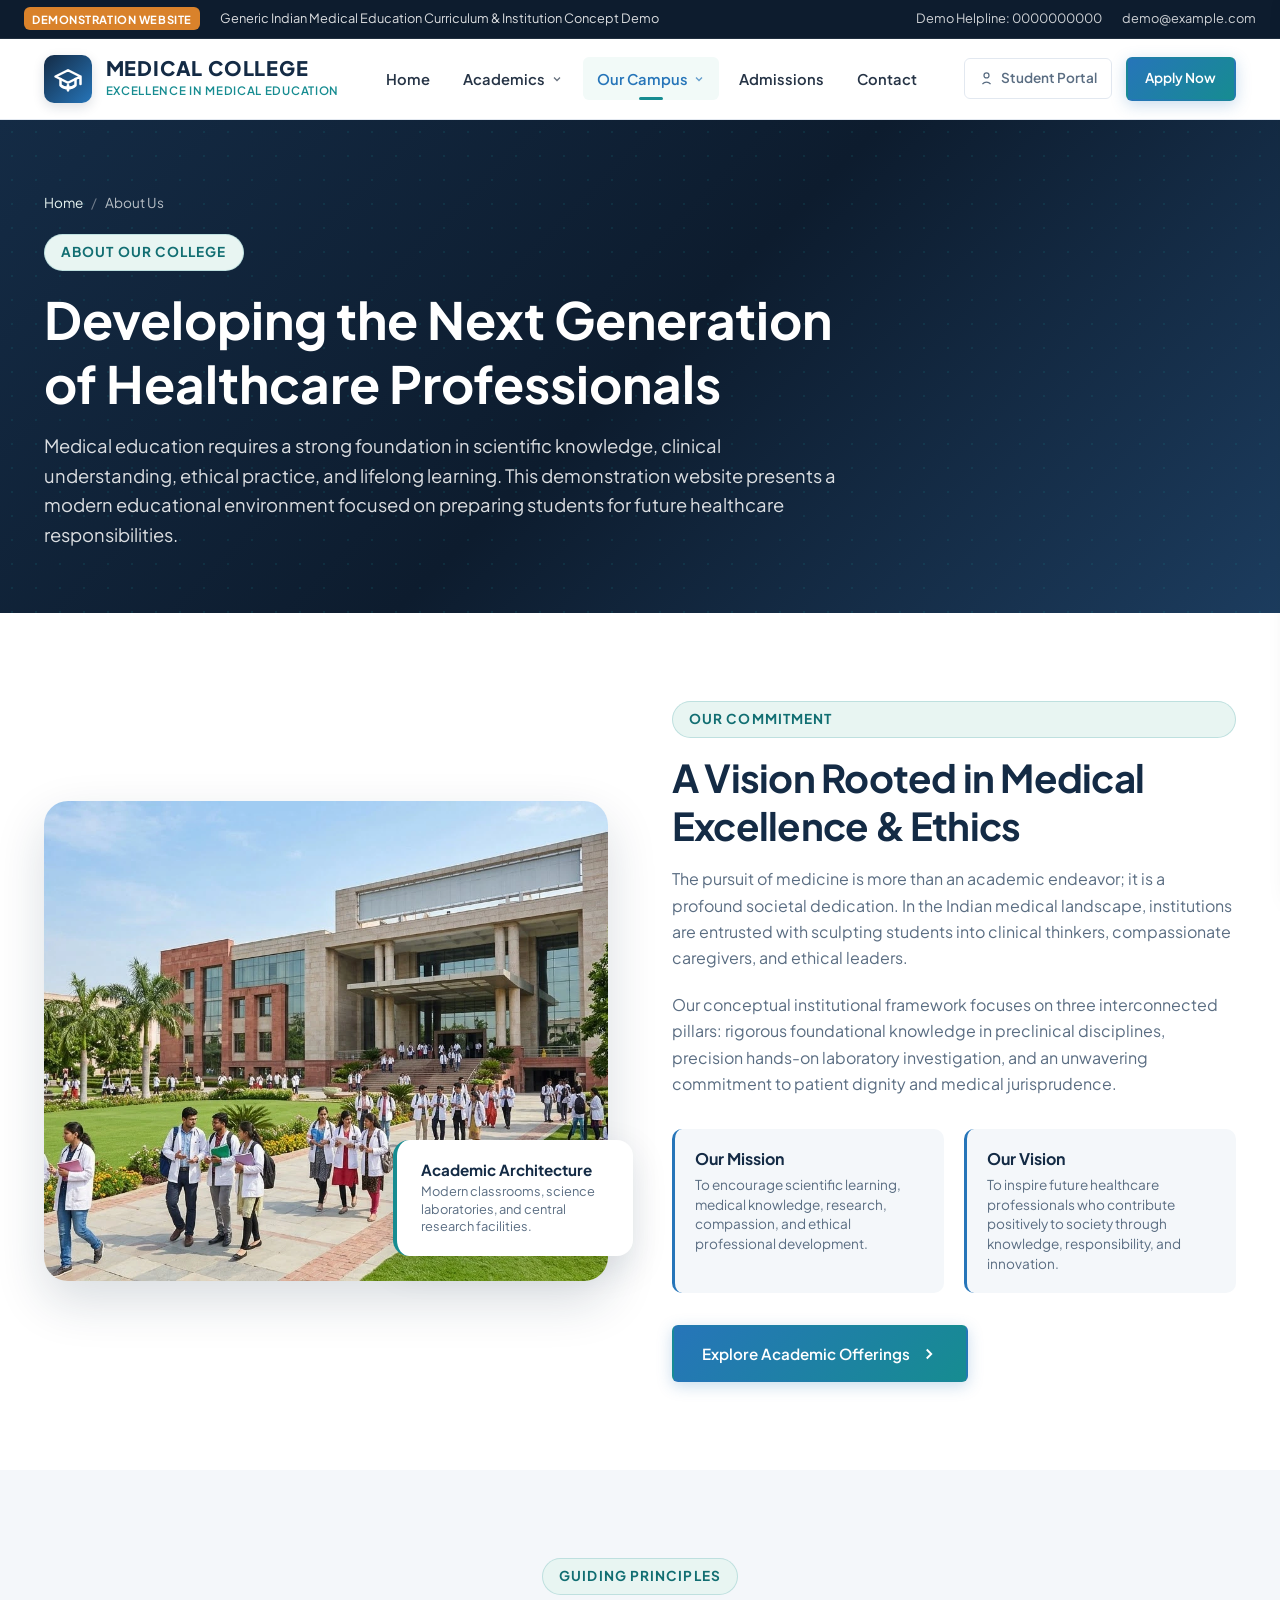
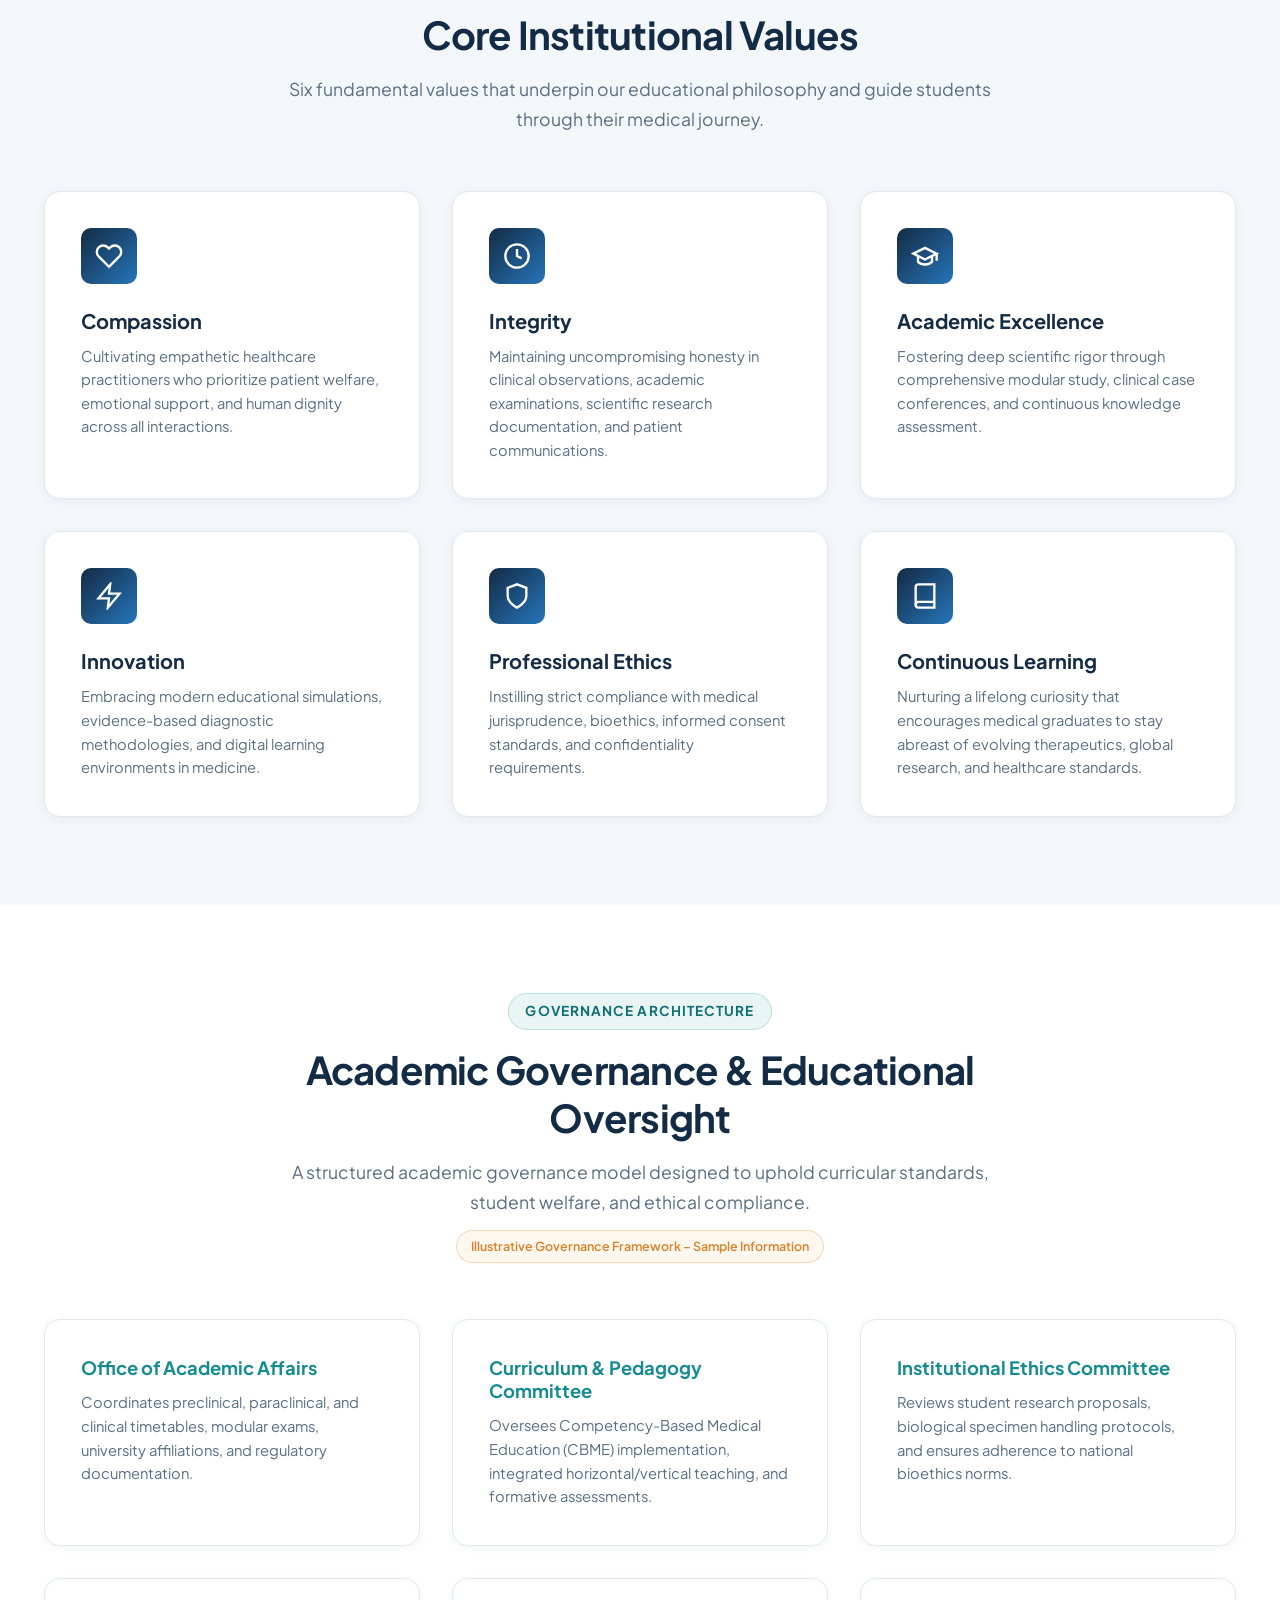
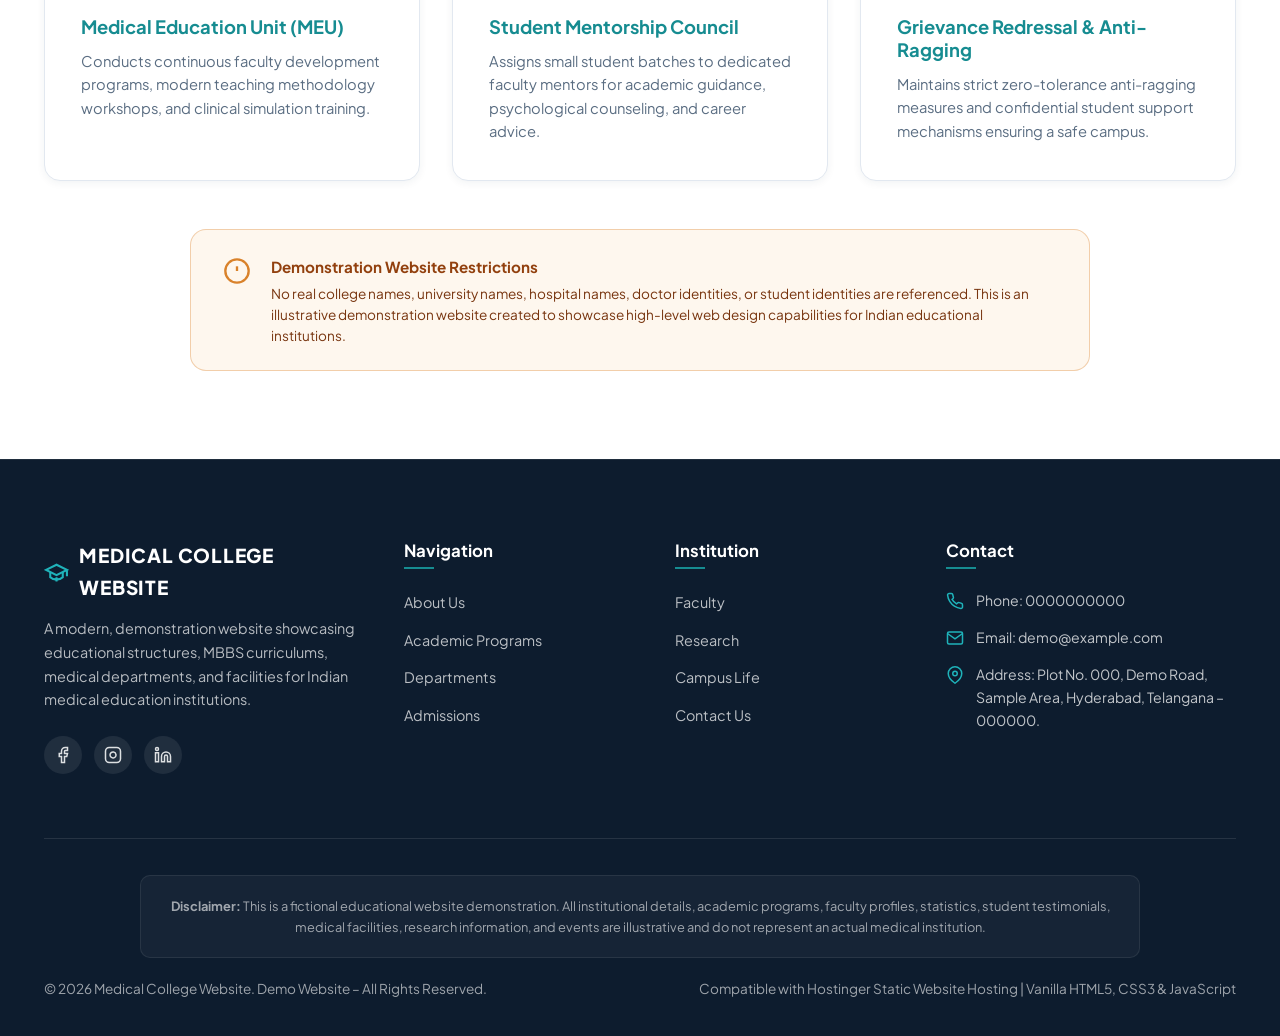
<file: about.html>
<!DOCTYPE html>
<html lang="en">
<head>
  <meta charset="UTF-8">
  <meta name="viewport" content="width=device-width, initial-scale=1.0">
  <title>About Our College | Medical College Website Demo</title>
  <meta name="description" content="Learn about our medical college educational philosophy, mission, vision, core values, and academic governance dedicated to healthcare education in India.">
  <meta name="robots" content="index, follow">
  
  <meta property="og:title" content="About Our College | Medical College Website Demo">
  <meta property="og:description" content="Dedicated to shaping compassionate, knowledgeable, and ethical medical professionals.">
  <meta property="og:type" content="website">
  <meta property="og:image" content="assets/images/about-campus.webp">
  
  <link rel="stylesheet" href="assets/css/style.css">
  <link rel="stylesheet" href="assets/css/responsive.css">
</head>
<body>

  <!-- Top Announcement Bar -->
  <div class="demo-top-bar">
    <div class="top-bar-inner">
      <div class="top-bar-left">
        <span class="top-bar-badge">Demonstration Website</span>
        <span>Generic Indian Medical Education Curriculum & Institution Concept Demo</span>
      </div>
      <div class="top-bar-right">
        <a href="tel:0000000000" class="top-bar-link">Demo Helpline: 0000000000</a>
        <a href="mailto:demo@example.com" class="top-bar-link">demo@example.com</a>
      </div>
    </div>
  </div>

  <!-- Header -->
  <header class="site-header" id="siteHeader">
    <div class="container header-container">
      <a href="index.html" class="brand-logo" aria-label="Medical College Website Home">
        <div class="brand-emblem">
          <svg viewBox="0 0 24 24" fill="none" stroke="currentColor" stroke-width="2" stroke-linecap="round" stroke-linejoin="round">
            <path d="M22 10v6M2 10l10-5 10 5-10 5z"/>
            <path d="M6 12v5c3 3 9 3 12 0v-5"/>
            <path d="M12 17v4M10 19h4" stroke-width="2.2"/>
          </svg>
        </div>
        <div class="brand-text-wrap">
          <span class="brand-title">MEDICAL COLLEGE</span>
          <span class="brand-subtitle">Excellence in Medical Education</span>
        </div>
      </a>

            <!-- Desktop Navigation Menu -->
      <nav class="main-nav" aria-label="Main Navigation">
        <ul class="nav-list">
          <li><a href="index.html" class="nav-link">Home</a></li>

          <!-- Academics Dropdown -->
          <li class="nav-item-dropdown">
            <a href="academics.html" class="nav-link dropdown-toggle" aria-haspopup="true" aria-expanded="false">
              Academics
              <svg class="dropdown-chevron" width="12" height="12" viewBox="0 0 24 24" fill="none" stroke="currentColor" stroke-width="2.5"><polyline points="6 9 12 15 18 9"></polyline></svg>
            </a>
            <ul class="dropdown-menu">
              <li><a href="academics.html" class="dropdown-link">Academic Programs</a></li>
              <li><a href="departments.html" class="dropdown-link">Medical Departments</a></li>
              <li><a href="research.html" class="dropdown-link">Research & Innovation</a></li>
            </ul>
          </li>

          <!-- Campus Dropdown -->
          <li class="nav-item-dropdown">
            <a href="about.html" class="nav-link dropdown-toggle" aria-haspopup="true" aria-expanded="false">
              Our Campus
              <svg class="dropdown-chevron" width="12" height="12" viewBox="0 0 24 24" fill="none" stroke="currentColor" stroke-width="2.5"><polyline points="6 9 12 15 18 9"></polyline></svg>
            </a>
            <ul class="dropdown-menu">
              <li><a href="about.html" class="dropdown-link">About Our College</a></li>
              <li><a href="faculty.html" class="dropdown-link">Faculty Mentors</a></li>
              <li><a href="campus-life.html" class="dropdown-link">Campus Life & Facilities</a></li>
            </ul>
          </li>

          <li><a href="admissions.html" class="nav-link">Admissions</a></li>
          <li><a href="contact.html" class="nav-link">Contact</a></li>
        </ul>
      </nav>

      <div class="header-actions">
        <a href="index.html#enquirySection" class="portal-demo-btn">
          <svg width="15" height="15" viewBox="0 0 24 24" fill="none" stroke="currentColor" stroke-width="2"><circle cx="12" cy="7" r="4"/><path d="M5.5 21a8.38 8.38 0 0 1 13 0"/></svg>
          Student Portal
        </a>
        <a href="admissions.html" class="btn btn-primary btn-sm">Apply Now</a>
        <button class="mobile-nav-toggle" id="mobileNavToggle" aria-label="Toggle navigation menu">
          <span></span>
          <span></span>
          <span></span>
        </button>
      </div>
    </div>
  </header>

  <!-- Mobile Drawer -->
  <div class="mobile-menu-overlay" id="mobileMenuOverlay"></div>
  <div class="mobile-nav-drawer" id="mobileNavDrawer">
    <div class="mobile-drawer-header">
      <div class="brand-text-wrap">
        <span class="brand-title">MEDICAL COLLEGE</span>
        <span class="brand-subtitle">Navigation</span>
      </div>
      <button class="mobile-drawer-close" id="mobileDrawerClose" aria-label="Close menu">&times;</button>
    </div>
    <ul class="mobile-nav-list">
      <li><a href="index.html" class="nav-link">Home</a></li>
      <li><a href="about.html" class="nav-link active">About Us</a></li>
      <li><a href="academics.html" class="nav-link">Academics</a></li>
      <li><a href="departments.html" class="nav-link">Departments</a></li>
      <li><a href="admissions.html" class="nav-link">Admissions</a></li>
      <li><a href="faculty.html" class="nav-link">Faculty</a></li>
      <li><a href="research.html" class="nav-link">Research</a></li>
      <li><a href="campus-life.html" class="nav-link">Campus Life</a></li>
      <li><a href="contact.html" class="nav-link">Contact</a></li>
    </ul>
    <div class="mobile-drawer-cta">
      <a href="admissions.html" class="btn btn-primary">Apply Now</a>
      <a href="contact.html" class="btn btn-secondary">Contact Us</a>
    </div>
  </div>

  <main>
    <!-- Page Hero Banner -->
    <section class="page-hero">
      <div class="container">
        <div class="page-hero-inner reveal-on-scroll">
          <div class="breadcrumb-nav">
            <a href="index.html">Home</a>
            <span class="breadcrumb-separator">/</span>
            <span>About Us</span>
          </div>
          <span class="section-badge">ABOUT OUR COLLEGE</span>
          <h1 class="page-hero-title">Developing the Next Generation of Healthcare Professionals</h1>
          <p class="page-hero-desc">Medical education requires a strong foundation in scientific knowledge, clinical understanding, ethical practice, and lifelong learning. This demonstration website presents a modern educational environment focused on preparing students for future healthcare responsibilities.</p>
        </div>
      </div>
    </section>

    <!-- Detailed About Overview -->
    <section class="section">
      <div class="container">
        <div class="about-grid">
          <div class="about-image-column reveal-on-scroll">
            <div class="about-image-wrapper">
              <img src="assets/images/about-campus.webp" alt="Medical College Academic Campus Architecture">
            </div>
            <div class="about-badge-card">
              <h5 class="badge-title">Academic Architecture</h5>
              <p class="badge-desc">Modern classrooms, science laboratories, and central research facilities.</p>
            </div>
          </div>

          <div class="about-content-column reveal-on-scroll">
            <span class="section-badge">OUR COMMITMENT</span>
            <h2 class="section-title">A Vision Rooted in Medical Excellence & Ethics</h2>
            <p style="margin-bottom: 1.25rem;">The pursuit of medicine is more than an academic endeavor; it is a profound societal dedication. In the Indian medical landscape, institutions are entrusted with sculpting students into clinical thinkers, compassionate caregivers, and ethical leaders.</p>
            <p style="margin-bottom: 2rem;">Our conceptual institutional framework focuses on three interconnected pillars: rigorous foundational knowledge in preclinical disciplines, precision hands-on laboratory investigation, and an unwavering commitment to patient dignity and medical jurisprudence.</p>

            <div class="about-values-grid" style="margin: 0 0 2rem 0;">
              <div class="value-card">
                <h4 class="value-card-title">Our Mission</h4>
                <p class="value-card-desc">To encourage scientific learning, medical knowledge, research, compassion, and ethical professional development.</p>
              </div>

              <div class="value-card">
                <h4 class="value-card-title">Our Vision</h4>
                <p class="value-card-desc">To inspire future healthcare professionals who contribute positively to society through knowledge, responsibility, and innovation.</p>
              </div>
            </div>

            <div>
              <a href="academics.html" class="btn btn-primary btn-icon-right">
                Explore Academic Offerings
                <svg width="18" height="18" viewBox="0 0 24 24" fill="none" stroke="currentColor" stroke-width="2.5"><polyline points="9 18 15 12 9 6"></polyline></svg>
              </a>
            </div>
          </div>
        </div>
      </div>
    </section>

    <!-- Core Values Section -->
    <section class="section section-alt">
      <div class="container">
        <div class="section-header reveal-on-scroll">
          <span class="section-badge">GUIDING PRINCIPLES</span>
          <h2 class="section-title">Core Institutional Values</h2>
          <p class="section-desc">Six fundamental values that underpin our educational philosophy and guide students through their medical journey.</p>
        </div>

        <div class="features-grid">
          <div class="feature-card reveal-on-scroll">
            <div class="feature-icon-box">
              <svg viewBox="0 0 24 24" fill="none" stroke="currentColor" stroke-width="2"><path d="M20.84 4.61a5.5 5.5 0 0 0-7.78 0L12 5.67l-1.06-1.06a5.5 5.5 0 0 0-7.78 7.78l1.06 1.06L12 21.23l7.78-7.78 1.06-1.06a5.5 5.5 0 0 0 0-7.78z"/></svg>
            </div>
            <h3 class="feature-title">Compassion</h3>
            <p class="feature-desc">Cultivating empathetic healthcare practitioners who prioritize patient welfare, emotional support, and human dignity across all interactions.</p>
          </div>

          <div class="feature-card reveal-on-scroll">
            <div class="feature-icon-box">
              <svg viewBox="0 0 24 24" fill="none" stroke="currentColor" stroke-width="2"><circle cx="12" cy="12" r="10"/><path d="M12 6v6l4 2"/></svg>
            </div>
            <h3 class="feature-title">Integrity</h3>
            <p class="feature-desc">Maintaining uncompromising honesty in clinical observations, academic examinations, scientific research documentation, and patient communications.</p>
          </div>

          <div class="feature-card reveal-on-scroll">
            <div class="feature-icon-box">
              <svg viewBox="0 0 24 24" fill="none" stroke="currentColor" stroke-width="2"><path d="M22 10v6M2 10l10-5 10 5-10 5z"/><path d="M6 12v5c3 3 9 3 12 0v-5"/></svg>
            </div>
            <h3 class="feature-title">Academic Excellence</h3>
            <p class="feature-desc">Fostering deep scientific rigor through comprehensive modular study, clinical case conferences, and continuous knowledge assessment.</p>
          </div>

          <div class="feature-card reveal-on-scroll">
            <div class="feature-icon-box">
              <svg viewBox="0 0 24 24" fill="none" stroke="currentColor" stroke-width="2"><polygon points="13 2 3 14 12 14 11 22 21 10 12 10 13 2"/></svg>
            </div>
            <h3 class="feature-title">Innovation</h3>
            <p class="feature-desc">Embracing modern educational simulations, evidence-based diagnostic methodologies, and digital learning environments in medicine.</p>
          </div>

          <div class="feature-card reveal-on-scroll">
            <div class="feature-icon-box">
              <svg viewBox="0 0 24 24" fill="none" stroke="currentColor" stroke-width="2"><path d="M12 22s8-4 8-10V5l-8-3-8 3v7c0 6 8 10 8 10z"/></svg>
            </div>
            <h3 class="feature-title">Professional Ethics</h3>
            <p class="feature-desc">Instilling strict compliance with medical jurisprudence, bioethics, informed consent standards, and confidentiality requirements.</p>
          </div>

          <div class="feature-card reveal-on-scroll">
            <div class="feature-icon-box">
              <svg viewBox="0 0 24 24" fill="none" stroke="currentColor" stroke-width="2"><path d="M4 19.5A2.5 2.5 0 0 1 6.5 17H20"/><path d="M6.5 2H20v20H6.5A2.5 2.5 0 0 1 4 19.5v-15A2.5 2.5 0 0 1 6.5 2z"/></svg>
            </div>
            <h3 class="feature-title">Continuous Learning</h3>
            <p class="feature-desc">Nurturing a lifelong curiosity that encourages medical graduates to stay abreast of evolving therapeutics, global research, and healthcare standards.</p>
          </div>
        </div>
      </div>
    </section>

    <!-- Academic Governance Framework (Generic Demo) -->
    <section class="section">
      <div class="container">
        <div class="section-header reveal-on-scroll">
          <span class="section-badge">GOVERNANCE ARCHITECTURE</span>
          <h2 class="section-title">Academic Governance & Educational Oversight</h2>
          <p class="section-desc">A structured academic governance model designed to uphold curricular standards, student welfare, and ethical compliance.</p>
          <div class="demo-disclaimer-pill">Illustrative Governance Framework – Sample Information</div>
        </div>

        <div class="features-grid">
          <div class="feature-card reveal-on-scroll">
            <h3 class="feature-title" style="font-size: 1.15rem; color: var(--color-teal);">Office of Academic Affairs</h3>
            <p class="feature-desc">Coordinates preclinical, paraclinical, and clinical timetables, modular exams, university affiliations, and regulatory documentation.</p>
          </div>

          <div class="feature-card reveal-on-scroll">
            <h3 class="feature-title" style="font-size: 1.15rem; color: var(--color-teal);">Curriculum & Pedagogy Committee</h3>
            <p class="feature-desc">Oversees Competency-Based Medical Education (CBME) implementation, integrated horizontal/vertical teaching, and formative assessments.</p>
          </div>

          <div class="feature-card reveal-on-scroll">
            <h3 class="feature-title" style="font-size: 1.15rem; color: var(--color-teal);">Institutional Ethics Committee</h3>
            <p class="feature-desc">Reviews student research proposals, biological specimen handling protocols, and ensures adherence to national bioethics norms.</p>
          </div>

          <div class="feature-card reveal-on-scroll">
            <h3 class="feature-title" style="font-size: 1.15rem; color: var(--color-teal);">Medical Education Unit (MEU)</h3>
            <p class="feature-desc">Conducts continuous faculty development programs, modern teaching methodology workshops, and clinical simulation training.</p>
          </div>

          <div class="feature-card reveal-on-scroll">
            <h3 class="feature-title" style="font-size: 1.15rem; color: var(--color-teal);">Student Mentorship Council</h3>
            <p class="feature-desc">Assigns small student batches to dedicated faculty mentors for academic guidance, psychological counseling, and career advice.</p>
          </div>

          <div class="feature-card reveal-on-scroll">
            <h3 class="feature-title" style="font-size: 1.15rem; color: var(--color-teal);">Grievance Redressal & Anti-Ragging</h3>
            <p class="feature-desc">Maintains strict zero-tolerance anti-ragging measures and confidential student support mechanisms ensuring a safe campus.</p>
          </div>
        </div>

        <div class="timeline-disclaimer-box reveal-on-scroll" style="margin-top: 3rem;">
          <svg viewBox="0 0 24 24" fill="none" stroke="currentColor" stroke-width="2"><circle cx="12" cy="12" r="10"/><line x1="12" y1="8" x2="12" y2="12"/><line x1="12" y1="16" x2="12.01" y2="16"/></svg>
          <div>
            <div class="timeline-disclaimer-title">Demonstration Website Restrictions</div>
            <p class="timeline-disclaimer-text">No real college names, university names, hospital names, doctor identities, or student identities are referenced. This is an illustrative demonstration website created to showcase high-level web design capabilities for Indian educational institutions.</p>
          </div>
        </div>
      </div>
    </section>
  </main>

  <!-- Footer -->
  <footer class="site-footer">
    <div class="container">
      <div class="footer-top-grid">
        <div>
          <div class="footer-brand-title">
            <svg viewBox="0 0 24 24" fill="none" stroke="currentColor" stroke-width="2">
              <path d="M22 10v6M2 10l10-5 10 5-10 5z"/>
              <path d="M6 12v5c3 3 9 3 12 0v-5"/>
              <path d="M12 17v4M10 19h4" stroke-width="2"/>
            </svg>
            MEDICAL COLLEGE WEBSITE
          </div>
          <p class="footer-about-text">A modern, demonstration website showcasing educational structures, MBBS curriculums, medical departments, and facilities for Indian medical education institutions.</p>
          <div class="footer-social-links">
            <div class="social-icon-btn" aria-label="Social Link"><svg viewBox="0 0 24 24" fill="none" stroke="currentColor" stroke-width="2"><path d="M18 2h-3a5 5 0 0 0-5 5v3H7v4h3v8h4v-8h3l1-4h-4V7a1 1 0 0 1 1-1h3z"/></svg></div>
            <div class="social-icon-btn" aria-label="Social Link"><svg viewBox="0 0 24 24" fill="none" stroke="currentColor" stroke-width="2"><rect x="2" y="2" width="20" height="20" rx="5" ry="5"/><path d="M16 11.37A4 4 0 1 1 12.63 8 4 4 0 0 1 16 11.37z"/><line x1="17.5" y1="6.5" x2="17.51" y2="6.5"/></svg></div>
            <div class="social-icon-btn" aria-label="Social Link"><svg viewBox="0 0 24 24" fill="none" stroke="currentColor" stroke-width="2"><path d="M16 8a6 6 0 0 1 6 6v7h-4v-7a2 2 0 0 0-2-2 2 2 0 0 0-2 2v7h-4v-7a6 6 0 0 1 6-6z"/><rect x="2" y="9" width="4" height="12"/><circle cx="4" cy="4" r="2"/></svg></div>
          </div>
        </div>

        <div>
          <h4 class="footer-col-title">Navigation</h4>
          <ul class="footer-nav-list">
            <li><a href="about.html">About Us</a></li>
            <li><a href="academics.html">Academic Programs</a></li>
            <li><a href="departments.html">Departments</a></li>
            <li><a href="admissions.html">Admissions</a></li>
          </ul>
        </div>

        <div>
          <h4 class="footer-col-title">Institution</h4>
          <ul class="footer-nav-list">
            <li><a href="faculty.html">Faculty</a></li>
            <li><a href="research.html">Research</a></li>
            <li><a href="campus-life.html">Campus Life</a></li>
            <li><a href="contact.html">Contact Us</a></li>
          </ul>
        </div>

        <div>
          <h4 class="footer-col-title">Contact</h4>
          <div class="footer-contact-list">
            <div class="footer-contact-row">
              <svg viewBox="0 0 24 24" fill="none" stroke="currentColor" stroke-width="2"><path d="M22 16.92v3a2 2 0 0 1-2.18 2 19.79 19.79 0 0 1-8.63-3.07 19.5 19.5 0 0 1-6-6 19.79 19.79 0 0 1-3.07-8.67A2 2 0 0 1 4.11 2h3a2 2 0 0 1 2 1.72 12.84 12.84 0 0 0 .7 2.81 2 2 0 0 1-.45 2.11L8.09 9.91a16 16 0 0 0 6 6l1.27-1.27a2 2 0 0 1 2.11-.45 12.84 12.84 0 0 0 2.81.7A2 2 0 0 1 22 16.92z"/></svg>
              <span>Phone: 0000000000</span>
            </div>
            <div class="footer-contact-row">
              <svg viewBox="0 0 24 24" fill="none" stroke="currentColor" stroke-width="2"><path d="M4 4h16c1.1 0 2 .9 2 2v12c0 1.1-.9 2-2 2H4c-1.1 0-2-.9-2-2V6c0-1.1.9-2 2-2z"/><polyline points="22,6 12,13 2,6"/></svg>
              <span>Email: demo@example.com</span>
            </div>
            <div class="footer-contact-row">
              <svg viewBox="0 0 24 24" fill="none" stroke="currentColor" stroke-width="2"><path d="M21 10c0 7-9 13-9 13s-9-6-9-13a9 9 0 0 1 18 0z"/><circle cx="12" cy="10" r="3"/></svg>
              <span>Address: Plot No. 000, Demo Road, Sample Area, Hyderabad, Telangana – 000000.</span>
            </div>
          </div>
        </div>
      </div>

      <div class="footer-bottom">
        <div class="footer-legal-disclaimer">
          <strong>Disclaimer:</strong> This is a fictional educational website demonstration. All institutional details, academic programs, faculty profiles, statistics, student testimonials, medical facilities, research information, and events are illustrative and do not represent an actual medical institution.
        </div>
        <div class="footer-copy-row">
          <div>&copy; 2026 Medical College Website. Demo Website – All Rights Reserved.</div>
          <div>Compatible with Hostinger Static Website Hosting | Vanilla HTML5, CSS3 & JavaScript</div>
        </div>
      </div>
    </div>
  </footer>

  <button class="back-to-top-btn" id="backToTopBtn" aria-label="Back to top">
    <svg viewBox="0 0 24 24" fill="none" stroke="currentColor" stroke-width="2.5"><polyline points="18 15 12 9 6 15"></polyline></svg>
  </button>

  <script src="assets/js/script.js"></script>
</body>
</html>
</file>
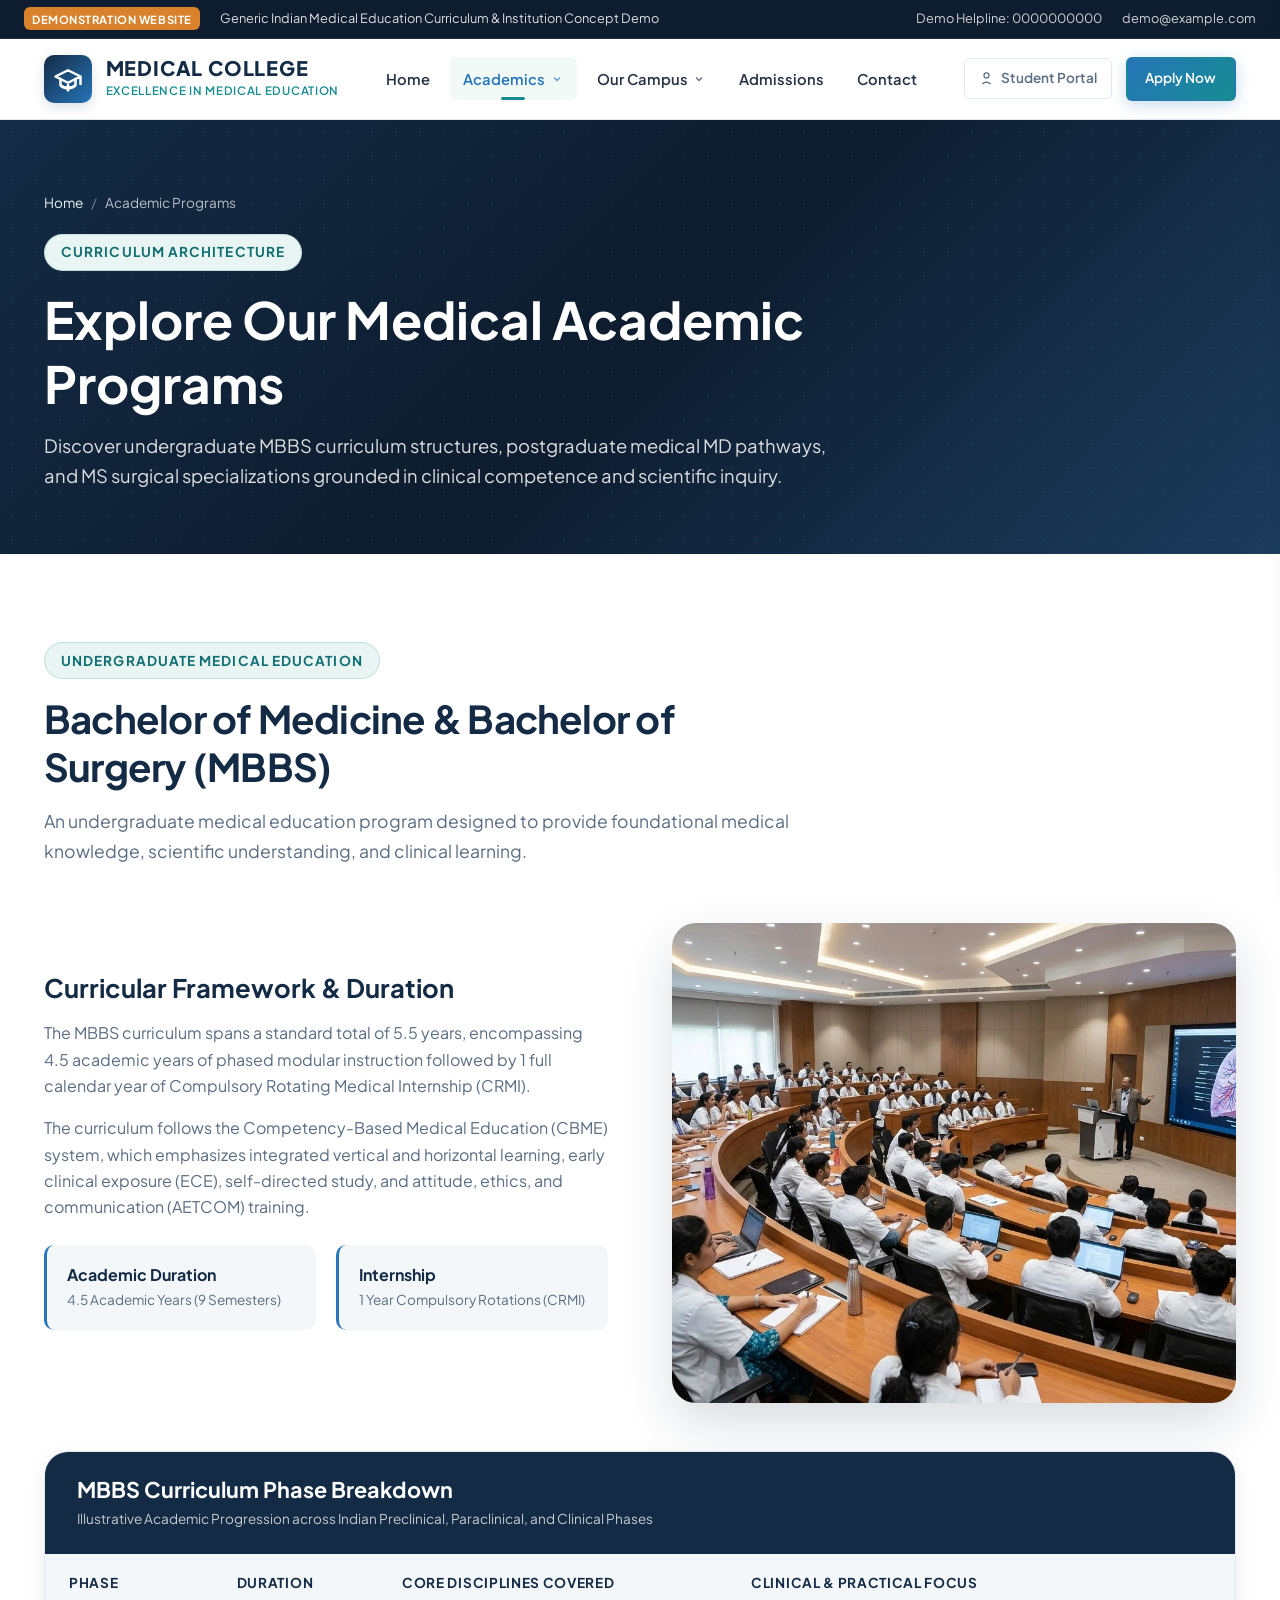
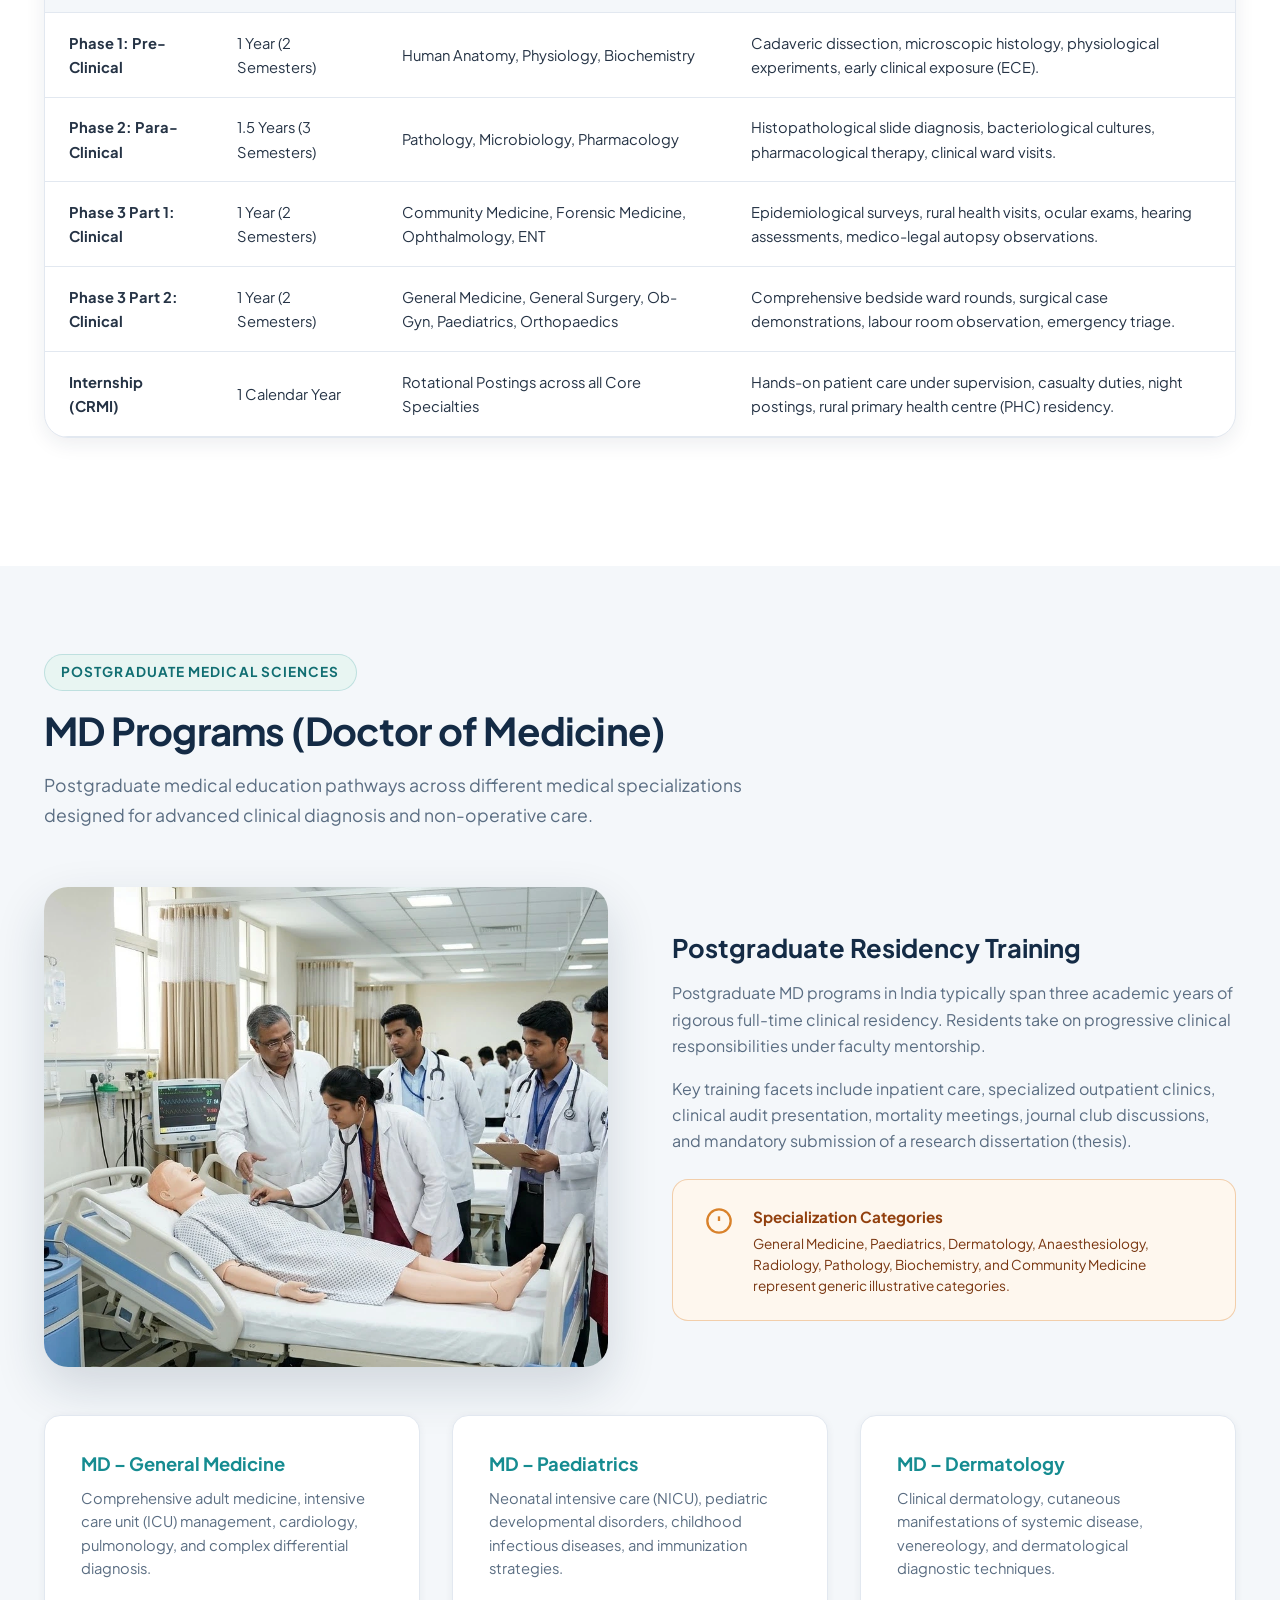
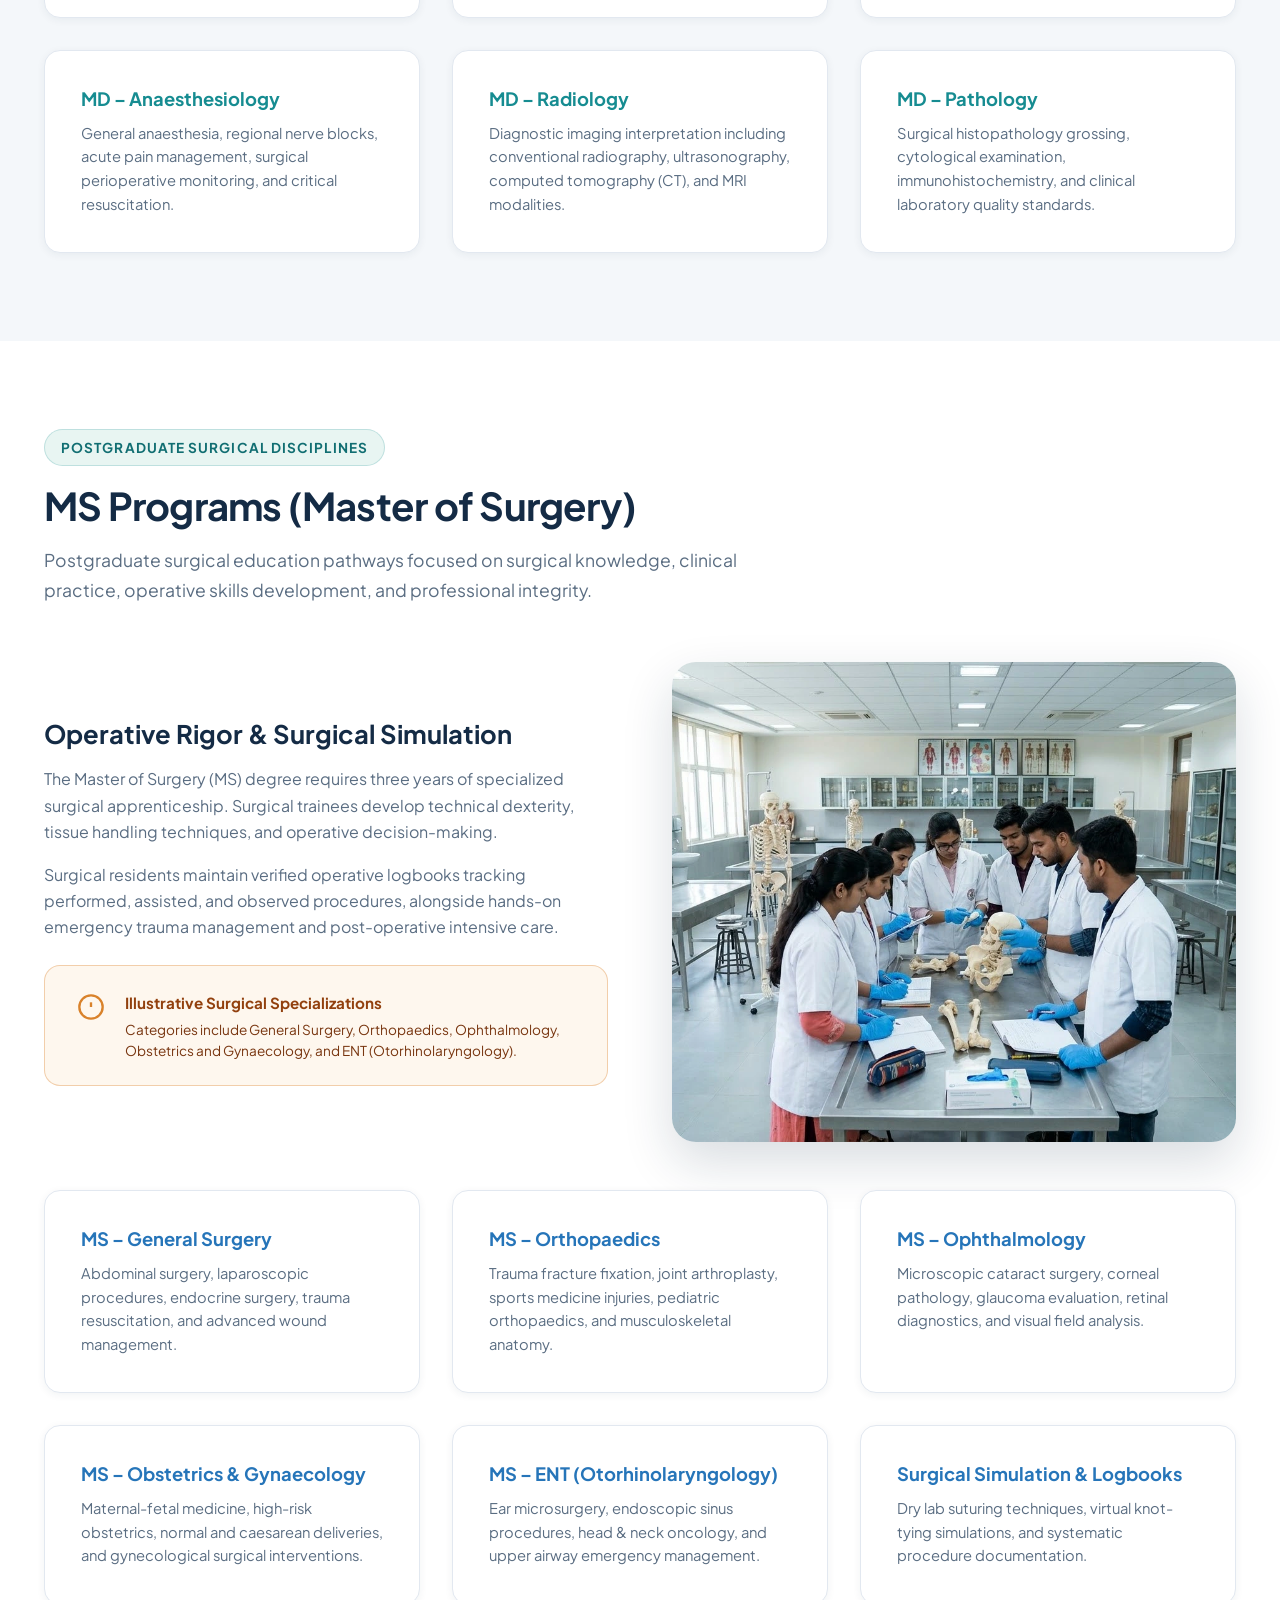
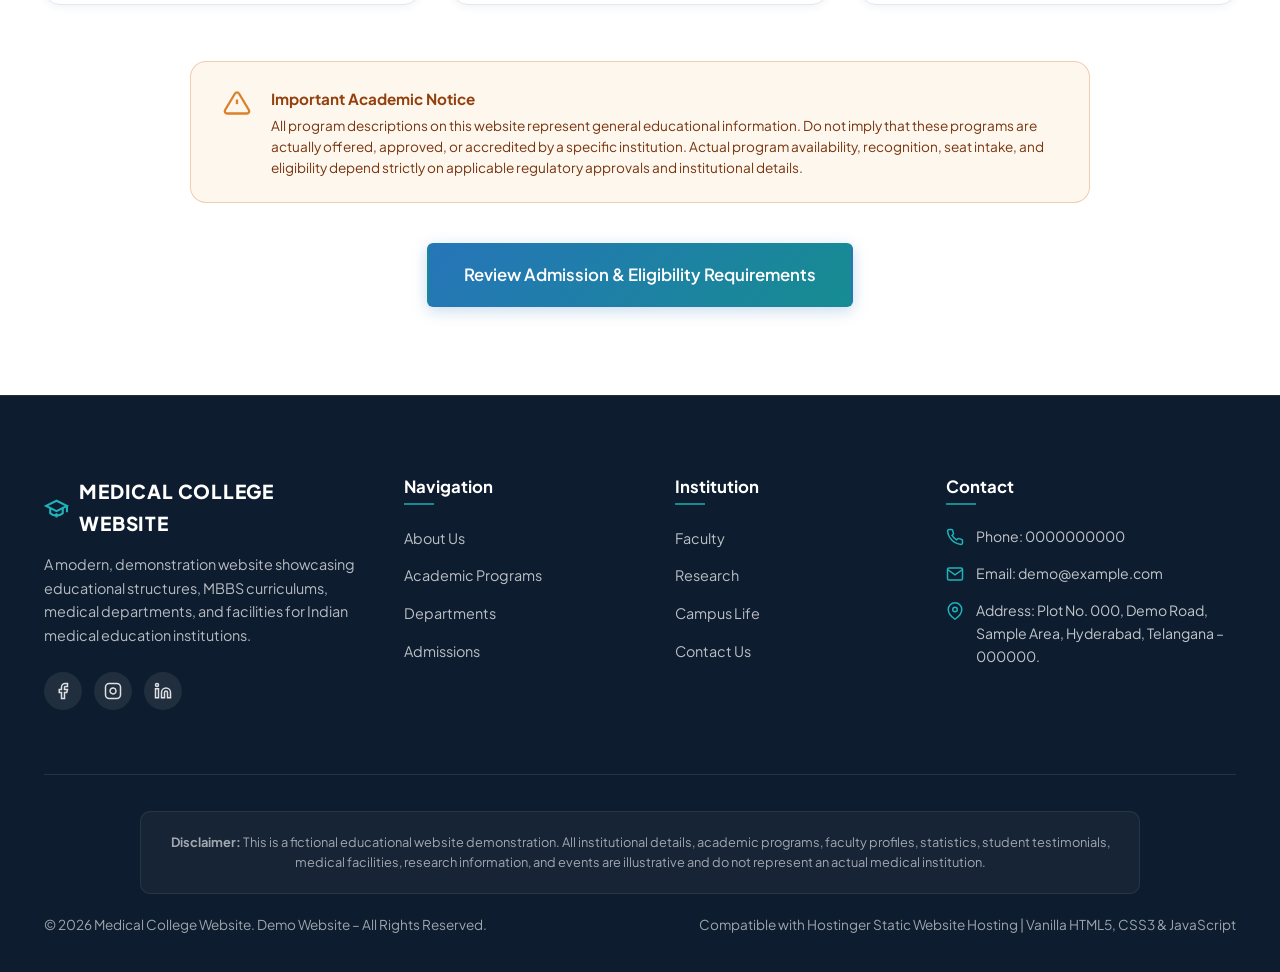
<file: academics.html>
<!DOCTYPE html>
<html lang="en">
<head>
  <meta charset="UTF-8">
  <meta name="viewport" content="width=device-width, initial-scale=1.0">
  <title>Academic Programs | Medical College Website Demo</title>
  <meta name="description" content="Explore MBBS undergraduate curriculum, MD postgraduate specializations, and MS surgical disciplines structured around Indian medical education standards.">
  <meta name="robots" content="index, follow">
  
  <meta property="og:title" content="Academic Programs | Medical College Website Demo">
  <meta property="og:description" content="Explore foundational medical curricula, CBME frameworks, clinical rotations, and postgraduate training.">
  <meta property="og:type" content="website">
  <meta property="og:image" content="assets/images/medical-classroom.webp">
  
  <link rel="stylesheet" href="assets/css/style.css">
  <link rel="stylesheet" href="assets/css/responsive.css">
</head>
<body>

  <!-- Top Announcement Bar -->
  <div class="demo-top-bar">
    <div class="top-bar-inner">
      <div class="top-bar-left">
        <span class="top-bar-badge">Demonstration Website</span>
        <span>Generic Indian Medical Education Curriculum & Institution Concept Demo</span>
      </div>
      <div class="top-bar-right">
        <a href="tel:0000000000" class="top-bar-link">Demo Helpline: 0000000000</a>
        <a href="mailto:demo@example.com" class="top-bar-link">demo@example.com</a>
      </div>
    </div>
  </div>

  <!-- Header -->
  <header class="site-header" id="siteHeader">
    <div class="container header-container">
      <a href="index.html" class="brand-logo" aria-label="Medical College Website Home">
        <div class="brand-emblem">
          <svg viewBox="0 0 24 24" fill="none" stroke="currentColor" stroke-width="2" stroke-linecap="round" stroke-linejoin="round">
            <path d="M22 10v6M2 10l10-5 10 5-10 5z"/>
            <path d="M6 12v5c3 3 9 3 12 0v-5"/>
            <path d="M12 17v4M10 19h4" stroke-width="2.2"/>
          </svg>
        </div>
        <div class="brand-text-wrap">
          <span class="brand-title">MEDICAL COLLEGE</span>
          <span class="brand-subtitle">Excellence in Medical Education</span>
        </div>
      </a>

            <!-- Desktop Navigation Menu -->
      <nav class="main-nav" aria-label="Main Navigation">
        <ul class="nav-list">
          <li><a href="index.html" class="nav-link">Home</a></li>

          <!-- Academics Dropdown -->
          <li class="nav-item-dropdown">
            <a href="academics.html" class="nav-link dropdown-toggle" aria-haspopup="true" aria-expanded="false">
              Academics
              <svg class="dropdown-chevron" width="12" height="12" viewBox="0 0 24 24" fill="none" stroke="currentColor" stroke-width="2.5"><polyline points="6 9 12 15 18 9"></polyline></svg>
            </a>
            <ul class="dropdown-menu">
              <li><a href="academics.html" class="dropdown-link">Academic Programs</a></li>
              <li><a href="departments.html" class="dropdown-link">Medical Departments</a></li>
              <li><a href="research.html" class="dropdown-link">Research & Innovation</a></li>
            </ul>
          </li>

          <!-- Campus Dropdown -->
          <li class="nav-item-dropdown">
            <a href="about.html" class="nav-link dropdown-toggle" aria-haspopup="true" aria-expanded="false">
              Our Campus
              <svg class="dropdown-chevron" width="12" height="12" viewBox="0 0 24 24" fill="none" stroke="currentColor" stroke-width="2.5"><polyline points="6 9 12 15 18 9"></polyline></svg>
            </a>
            <ul class="dropdown-menu">
              <li><a href="about.html" class="dropdown-link">About Our College</a></li>
              <li><a href="faculty.html" class="dropdown-link">Faculty Mentors</a></li>
              <li><a href="campus-life.html" class="dropdown-link">Campus Life & Facilities</a></li>
            </ul>
          </li>

          <li><a href="admissions.html" class="nav-link">Admissions</a></li>
          <li><a href="contact.html" class="nav-link">Contact</a></li>
        </ul>
      </nav>

      <div class="header-actions">
        <a href="index.html#enquirySection" class="portal-demo-btn">
          <svg width="15" height="15" viewBox="0 0 24 24" fill="none" stroke="currentColor" stroke-width="2"><circle cx="12" cy="7" r="4"/><path d="M5.5 21a8.38 8.38 0 0 1 13 0"/></svg>
          Student Portal
        </a>
        <a href="admissions.html" class="btn btn-primary btn-sm">Apply Now</a>
        <button class="mobile-nav-toggle" id="mobileNavToggle" aria-label="Toggle navigation menu">
          <span></span>
          <span></span>
          <span></span>
        </button>
      </div>
    </div>
  </header>

  <!-- Mobile Drawer -->
  <div class="mobile-menu-overlay" id="mobileMenuOverlay"></div>
  <div class="mobile-nav-drawer" id="mobileNavDrawer">
    <div class="mobile-drawer-header">
      <div class="brand-text-wrap">
        <span class="brand-title">MEDICAL COLLEGE</span>
        <span class="brand-subtitle">Navigation</span>
      </div>
      <button class="mobile-drawer-close" id="mobileDrawerClose" aria-label="Close menu">&times;</button>
    </div>
    <ul class="mobile-nav-list">
      <li><a href="index.html" class="nav-link">Home</a></li>
      <li><a href="about.html" class="nav-link">About Us</a></li>
      <li><a href="academics.html" class="nav-link active">Academics</a></li>
      <li><a href="departments.html" class="nav-link">Departments</a></li>
      <li><a href="admissions.html" class="nav-link">Admissions</a></li>
      <li><a href="faculty.html" class="nav-link">Faculty</a></li>
      <li><a href="research.html" class="nav-link">Research</a></li>
      <li><a href="campus-life.html" class="nav-link">Campus Life</a></li>
      <li><a href="contact.html" class="nav-link">Contact</a></li>
    </ul>
    <div class="mobile-drawer-cta">
      <a href="admissions.html" class="btn btn-primary">Apply Now</a>
      <a href="contact.html" class="btn btn-secondary">Contact Us</a>
    </div>
  </div>

  <main>
    <!-- Page Hero Banner -->
    <section class="page-hero">
      <div class="container">
        <div class="page-hero-inner reveal-on-scroll">
          <div class="breadcrumb-nav">
            <a href="index.html">Home</a>
            <span class="breadcrumb-separator">/</span>
            <span>Academic Programs</span>
          </div>
          <span class="section-badge">CURRICULUM ARCHITECTURE</span>
          <h1 class="page-hero-title">Explore Our Medical Academic Programs</h1>
          <p class="page-hero-desc">Discover undergraduate MBBS curriculum structures, postgraduate medical MD pathways, and MS surgical specializations grounded in clinical competence and scientific inquiry.</p>
        </div>
      </div>
    </section>

    <!-- Program 1: MBBS Deep Dive -->
    <section class="section" id="mbbs">
      <div class="container">
        <div class="section-header text-left reveal-on-scroll">
          <span class="section-badge">UNDERGRADUATE MEDICAL EDUCATION</span>
          <h2 class="section-title">Bachelor of Medicine & Bachelor of Surgery (MBBS)</h2>
          <p class="section-desc">An undergraduate medical education program designed to provide foundational medical knowledge, scientific understanding, and clinical learning.</p>
        </div>

        <div class="about-grid" style="margin-bottom: 3rem;">
          <div class="about-content-column reveal-on-scroll">
            <h3 style="margin-bottom: 1rem; color: var(--color-navy);">Curricular Framework & Duration</h3>
            <p style="margin-bottom: 1rem;">The MBBS curriculum spans a standard total of 5.5 years, encompassing 4.5 academic years of phased modular instruction followed by 1 full calendar year of Compulsory Rotating Medical Internship (CRMI).</p>
            <p style="margin-bottom: 1.5rem;">The curriculum follows the Competency-Based Medical Education (CBME) system, which emphasizes integrated vertical and horizontal learning, early clinical exposure (ECE), self-directed study, and attitude, ethics, and communication (AETCOM) training.</p>

            <div class="about-values-grid" style="margin: 0 0 1.5rem 0;">
              <div class="value-card">
                <h4 class="value-card-title">Academic Duration</h4>
                <p class="value-card-desc">4.5 Academic Years (9 Semesters)</p>
              </div>
              <div class="value-card">
                <h4 class="value-card-title">Internship</h4>
                <p class="value-card-desc">1 Year Compulsory Rotations (CRMI)</p>
              </div>
            </div>
          </div>

          <div class="about-image-column reveal-on-scroll">
            <div class="about-image-wrapper">
              <img src="assets/images/medical-classroom.webp" alt="Medical Lecture Theatre and Academic Classroom">
            </div>
          </div>
        </div>

        <!-- MBBS Phases Table -->
        <div class="eligibility-table-card reveal-on-scroll">
          <div class="table-card-header">
            <h3 class="table-card-title">MBBS Curriculum Phase Breakdown</h3>
            <p class="table-card-subtitle">Illustrative Academic Progression across Indian Preclinical, Paraclinical, and Clinical Phases</p>
          </div>
          <table class="eligibility-table">
            <thead>
              <tr>
                <th>Phase</th>
                <th>Duration</th>
                <th>Core Disciplines Covered</th>
                <th>Clinical & Practical Focus</th>
              </tr>
            </thead>
            <tbody>
              <tr>
                <td><strong>Phase 1: Pre-Clinical</strong></td>
                <td>1 Year (2 Semesters)</td>
                <td>Human Anatomy, Physiology, Biochemistry</td>
                <td>Cadaveric dissection, microscopic histology, physiological experiments, early clinical exposure (ECE).</td>
              </tr>
              <tr>
                <td><strong>Phase 2: Para-Clinical</strong></td>
                <td>1.5 Years (3 Semesters)</td>
                <td>Pathology, Microbiology, Pharmacology</td>
                <td>Histopathological slide diagnosis, bacteriological cultures, pharmacological therapy, clinical ward visits.</td>
              </tr>
              <tr>
                <td><strong>Phase 3 Part 1: Clinical</strong></td>
                <td>1 Year (2 Semesters)</td>
                <td>Community Medicine, Forensic Medicine, Ophthalmology, ENT</td>
                <td>Epidemiological surveys, rural health visits, ocular exams, hearing assessments, medico-legal autopsy observations.</td>
              </tr>
              <tr>
                <td><strong>Phase 3 Part 2: Clinical</strong></td>
                <td>1 Year (2 Semesters)</td>
                <td>General Medicine, General Surgery, Ob-Gyn, Paediatrics, Orthopaedics</td>
                <td>Comprehensive bedside ward rounds, surgical case demonstrations, labour room observation, emergency triage.</td>
              </tr>
              <tr>
                <td><strong>Internship (CRMI)</strong></td>
                <td>1 Calendar Year</td>
                <td>Rotational Postings across all Core Specialties</td>
                <td>Hands-on patient care under supervision, casualty duties, night postings, rural primary health centre (PHC) residency.</td>
              </tr>
            </tbody>
          </table>
        </div>
      </div>
    </section>

    <!-- Program 2: MD Programs -->
    <section class="section section-alt" id="md">
      <div class="container">
        <div class="section-header text-left reveal-on-scroll">
          <span class="section-badge">POSTGRADUATE MEDICAL SCIENCES</span>
          <h2 class="section-title">MD Programs (Doctor of Medicine)</h2>
          <p class="section-desc">Postgraduate medical education pathways across different medical specializations designed for advanced clinical diagnosis and non-operative care.</p>
        </div>

        <div class="about-grid" style="margin-bottom: 3rem;">
          <div class="about-image-column reveal-on-scroll">
            <div class="about-image-wrapper">
              <img src="assets/images/clinical-learning.webp" alt="Postgraduate Clinical Learning and Residency">
            </div>
          </div>

          <div class="about-content-column reveal-on-scroll">
            <h3 style="margin-bottom: 1rem; color: var(--color-navy);">Postgraduate Residency Training</h3>
            <p style="margin-bottom: 1rem;">Postgraduate MD programs in India typically span three academic years of rigorous full-time clinical residency. Residents take on progressive clinical responsibilities under faculty mentorship.</p>
            <p style="margin-bottom: 1.5rem;">Key training facets include inpatient care, specialized outpatient clinics, clinical audit presentation, mortality meetings, journal club discussions, and mandatory submission of a research dissertation (thesis).</p>

            <div class="timeline-disclaimer-box" style="margin: 0; max-width: 100%;">
              <svg viewBox="0 0 24 24" fill="none" stroke="currentColor" stroke-width="2"><circle cx="12" cy="12" r="10"/><line x1="12" y1="8" x2="12" y2="12"/><line x1="12" y1="16" x2="12.01" y2="16"/></svg>
              <div>
                <div class="timeline-disclaimer-title">Specialization Categories</div>
                <p class="timeline-disclaimer-text">General Medicine, Paediatrics, Dermatology, Anaesthesiology, Radiology, Pathology, Biochemistry, and Community Medicine represent generic illustrative categories.</p>
              </div>
            </div>
          </div>
        </div>

        <div class="features-grid">
          <div class="feature-card reveal-on-scroll">
            <h4 class="feature-title" style="color: var(--color-teal); font-size: 1.15rem;">MD – General Medicine</h4>
            <p class="feature-desc">Comprehensive adult medicine, intensive care unit (ICU) management, cardiology, pulmonology, and complex differential diagnosis.</p>
          </div>

          <div class="feature-card reveal-on-scroll">
            <h4 class="feature-title" style="color: var(--color-teal); font-size: 1.15rem;">MD – Paediatrics</h4>
            <p class="feature-desc">Neonatal intensive care (NICU), pediatric developmental disorders, childhood infectious diseases, and immunization strategies.</p>
          </div>

          <div class="feature-card reveal-on-scroll">
            <h4 class="feature-title" style="color: var(--color-teal); font-size: 1.15rem;">MD – Dermatology</h4>
            <p class="feature-desc">Clinical dermatology, cutaneous manifestations of systemic disease, venereology, and dermatological diagnostic techniques.</p>
          </div>

          <div class="feature-card reveal-on-scroll">
            <h4 class="feature-title" style="color: var(--color-teal); font-size: 1.15rem;">MD – Anaesthesiology</h4>
            <p class="feature-desc">General anaesthesia, regional nerve blocks, acute pain management, surgical perioperative monitoring, and critical resuscitation.</p>
          </div>

          <div class="feature-card reveal-on-scroll">
            <h4 class="feature-title" style="color: var(--color-teal); font-size: 1.15rem;">MD – Radiology</h4>
            <p class="feature-desc">Diagnostic imaging interpretation including conventional radiography, ultrasonography, computed tomography (CT), and MRI modalities.</p>
          </div>

          <div class="feature-card reveal-on-scroll">
            <h4 class="feature-title" style="color: var(--color-teal); font-size: 1.15rem;">MD – Pathology</h4>
            <p class="feature-desc">Surgical histopathology grossing, cytological examination, immunohistochemistry, and clinical laboratory quality standards.</p>
          </div>
        </div>
      </div>
    </section>

    <!-- Program 3: MS Programs -->
    <section class="section" id="ms">
      <div class="container">
        <div class="section-header text-left reveal-on-scroll">
          <span class="section-badge">POSTGRADUATE SURGICAL DISCIPLINES</span>
          <h2 class="section-title">MS Programs (Master of Surgery)</h2>
          <p class="section-desc">Postgraduate surgical education pathways focused on surgical knowledge, clinical practice, operative skills development, and professional integrity.</p>
        </div>

        <div class="about-grid" style="margin-bottom: 3rem;">
          <div class="about-content-column reveal-on-scroll">
            <h3 style="margin-bottom: 1rem; color: var(--color-navy);">Operative Rigor & Surgical Simulation</h3>
            <p style="margin-bottom: 1rem;">The Master of Surgery (MS) degree requires three years of specialized surgical apprenticeship. Surgical trainees develop technical dexterity, tissue handling techniques, and operative decision-making.</p>
            <p style="margin-bottom: 1.5rem;">Surgical residents maintain verified operative logbooks tracking performed, assisted, and observed procedures, alongside hands-on emergency trauma management and post-operative intensive care.</p>

            <div class="timeline-disclaimer-box" style="margin: 0; max-width: 100%;">
              <svg viewBox="0 0 24 24" fill="none" stroke="currentColor" stroke-width="2"><circle cx="12" cy="12" r="10"/><line x1="12" y1="8" x2="12" y2="12"/><line x1="12" y1="16" x2="12.01" y2="16"/></svg>
              <div>
                <div class="timeline-disclaimer-title">Illustrative Surgical Specializations</div>
                <p class="timeline-disclaimer-text">Categories include General Surgery, Orthopaedics, Ophthalmology, Obstetrics and Gynaecology, and ENT (Otorhinolaryngology).</p>
              </div>
            </div>
          </div>

          <div class="about-image-column reveal-on-scroll">
            <div class="about-image-wrapper">
              <img src="assets/images/anatomy-lab.webp" alt="Surgical Anatomy and Dissection Practice">
            </div>
          </div>
        </div>

        <div class="features-grid">
          <div class="feature-card reveal-on-scroll">
            <h4 class="feature-title" style="color: var(--color-blue); font-size: 1.15rem;">MS – General Surgery</h4>
            <p class="feature-desc">Abdominal surgery, laparoscopic procedures, endocrine surgery, trauma resuscitation, and advanced wound management.</p>
          </div>

          <div class="feature-card reveal-on-scroll">
            <h4 class="feature-title" style="color: var(--color-blue); font-size: 1.15rem;">MS – Orthopaedics</h4>
            <p class="feature-desc">Trauma fracture fixation, joint arthroplasty, sports medicine injuries, pediatric orthopaedics, and musculoskeletal anatomy.</p>
          </div>

          <div class="feature-card reveal-on-scroll">
            <h4 class="feature-title" style="color: var(--color-blue); font-size: 1.15rem;">MS – Ophthalmology</h4>
            <p class="feature-desc">Microscopic cataract surgery, corneal pathology, glaucoma evaluation, retinal diagnostics, and visual field analysis.</p>
          </div>

          <div class="feature-card reveal-on-scroll">
            <h4 class="feature-title" style="color: var(--color-blue); font-size: 1.15rem;">MS – Obstetrics & Gynaecology</h4>
            <p class="feature-desc">Maternal-fetal medicine, high-risk obstetrics, normal and caesarean deliveries, and gynecological surgical interventions.</p>
          </div>

          <div class="feature-card reveal-on-scroll">
            <h4 class="feature-title" style="color: var(--color-blue); font-size: 1.15rem;">MS – ENT (Otorhinolaryngology)</h4>
            <p class="feature-desc">Ear microsurgery, endoscopic sinus procedures, head & neck oncology, and upper airway emergency management.</p>
          </div>

          <div class="feature-card reveal-on-scroll">
            <h4 class="feature-title" style="color: var(--color-blue); font-size: 1.15rem;">Surgical Simulation & Logbooks</h4>
            <p class="feature-desc">Dry lab suturing techniques, virtual knot-tying simulations, and systematic procedure documentation.</p>
          </div>
        </div>

        <!-- Statutory Regulatory Notice -->
        <div class="timeline-disclaimer-box reveal-on-scroll" style="margin-top: 3.5rem;">
          <svg viewBox="0 0 24 24" fill="none" stroke="currentColor" stroke-width="2"><path d="M10.29 3.86L1.82 18a2 2 0 0 0 1.71 3h16.94a2 2 0 0 0 1.71-3L13.71 3.86a2 2 0 0 0-3.42 0z"/><line x1="12" y1="9" x2="12" y2="13"/><line x1="12" y1="17" x2="12.01" y2="17"/></svg>
          <div>
            <div class="timeline-disclaimer-title">Important Academic Notice</div>
            <p class="timeline-disclaimer-text">All program descriptions on this website represent general educational information. Do not imply that these programs are actually offered, approved, or accredited by a specific institution. Actual program availability, recognition, seat intake, and eligibility depend strictly on applicable regulatory approvals and institutional details.</p>
          </div>
        </div>

        <div style="text-align: center; margin-top: 2.5rem;">
          <a href="admissions.html" class="btn btn-primary btn-lg">Review Admission & Eligibility Requirements</a>
        </div>
      </div>
    </section>
  </main>

  <!-- Footer -->
  <footer class="site-footer">
    <div class="container">
      <div class="footer-top-grid">
        <div>
          <div class="footer-brand-title">
            <svg viewBox="0 0 24 24" fill="none" stroke="currentColor" stroke-width="2">
              <path d="M22 10v6M2 10l10-5 10 5-10 5z"/>
              <path d="M6 12v5c3 3 9 3 12 0v-5"/>
              <path d="M12 17v4M10 19h4" stroke-width="2"/>
            </svg>
            MEDICAL COLLEGE WEBSITE
          </div>
          <p class="footer-about-text">A modern, demonstration website showcasing educational structures, MBBS curriculums, medical departments, and facilities for Indian medical education institutions.</p>
          <div class="footer-social-links">
            <div class="social-icon-btn" aria-label="Social Link"><svg viewBox="0 0 24 24" fill="none" stroke="currentColor" stroke-width="2"><path d="M18 2h-3a5 5 0 0 0-5 5v3H7v4h3v8h4v-8h3l1-4h-4V7a1 1 0 0 1 1-1h3z"/></svg></div>
            <div class="social-icon-btn" aria-label="Social Link"><svg viewBox="0 0 24 24" fill="none" stroke="currentColor" stroke-width="2"><rect x="2" y="2" width="20" height="20" rx="5" ry="5"/><path d="M16 11.37A4 4 0 1 1 12.63 8 4 4 0 0 1 16 11.37z"/><line x1="17.5" y1="6.5" x2="17.51" y2="6.5"/></svg></div>
            <div class="social-icon-btn" aria-label="Social Link"><svg viewBox="0 0 24 24" fill="none" stroke="currentColor" stroke-width="2"><path d="M16 8a6 6 0 0 1 6 6v7h-4v-7a2 2 0 0 0-2-2 2 2 0 0 0-2 2v7h-4v-7a6 6 0 0 1 6-6z"/><rect x="2" y="9" width="4" height="12"/><circle cx="4" cy="4" r="2"/></svg></div>
          </div>
        </div>

        <div>
          <h4 class="footer-col-title">Navigation</h4>
          <ul class="footer-nav-list">
            <li><a href="about.html">About Us</a></li>
            <li><a href="academics.html">Academic Programs</a></li>
            <li><a href="departments.html">Departments</a></li>
            <li><a href="admissions.html">Admissions</a></li>
          </ul>
        </div>

        <div>
          <h4 class="footer-col-title">Institution</h4>
          <ul class="footer-nav-list">
            <li><a href="faculty.html">Faculty</a></li>
            <li><a href="research.html">Research</a></li>
            <li><a href="campus-life.html">Campus Life</a></li>
            <li><a href="contact.html">Contact Us</a></li>
          </ul>
        </div>

        <div>
          <h4 class="footer-col-title">Contact</h4>
          <div class="footer-contact-list">
            <div class="footer-contact-row">
              <svg viewBox="0 0 24 24" fill="none" stroke="currentColor" stroke-width="2"><path d="M22 16.92v3a2 2 0 0 1-2.18 2 19.79 19.79 0 0 1-8.63-3.07 19.5 19.5 0 0 1-6-6 19.79 19.79 0 0 1-3.07-8.67A2 2 0 0 1 4.11 2h3a2 2 0 0 1 2 1.72 12.84 12.84 0 0 0 .7 2.81 2 2 0 0 1-.45 2.11L8.09 9.91a16 16 0 0 0 6 6l1.27-1.27a2 2 0 0 1 2.11-.45 12.84 12.84 0 0 0 2.81.7A2 2 0 0 1 22 16.92z"/></svg>
              <span>Phone: 0000000000</span>
            </div>
            <div class="footer-contact-row">
              <svg viewBox="0 0 24 24" fill="none" stroke="currentColor" stroke-width="2"><path d="M4 4h16c1.1 0 2 .9 2 2v12c0 1.1-.9 2-2 2H4c-1.1 0-2-.9-2-2V6c0-1.1.9-2 2-2z"/><polyline points="22,6 12,13 2,6"/></svg>
              <span>Email: demo@example.com</span>
            </div>
            <div class="footer-contact-row">
              <svg viewBox="0 0 24 24" fill="none" stroke="currentColor" stroke-width="2"><path d="M21 10c0 7-9 13-9 13s-9-6-9-13a9 9 0 0 1 18 0z"/><circle cx="12" cy="10" r="3"/></svg>
              <span>Address: Plot No. 000, Demo Road, Sample Area, Hyderabad, Telangana – 000000.</span>
            </div>
          </div>
        </div>
      </div>

      <div class="footer-bottom">
        <div class="footer-legal-disclaimer">
          <strong>Disclaimer:</strong> This is a fictional educational website demonstration. All institutional details, academic programs, faculty profiles, statistics, student testimonials, medical facilities, research information, and events are illustrative and do not represent an actual medical institution.
        </div>
        <div class="footer-copy-row">
          <div>&copy; 2026 Medical College Website. Demo Website – All Rights Reserved.</div>
          <div>Compatible with Hostinger Static Website Hosting | Vanilla HTML5, CSS3 & JavaScript</div>
        </div>
      </div>
    </div>
  </footer>

  <button class="back-to-top-btn" id="backToTopBtn" aria-label="Back to top">
    <svg viewBox="0 0 24 24" fill="none" stroke="currentColor" stroke-width="2.5"><polyline points="18 15 12 9 6 15"></polyline></svg>
  </button>

  <script src="assets/js/script.js"></script>
</body>
</html>
</file>
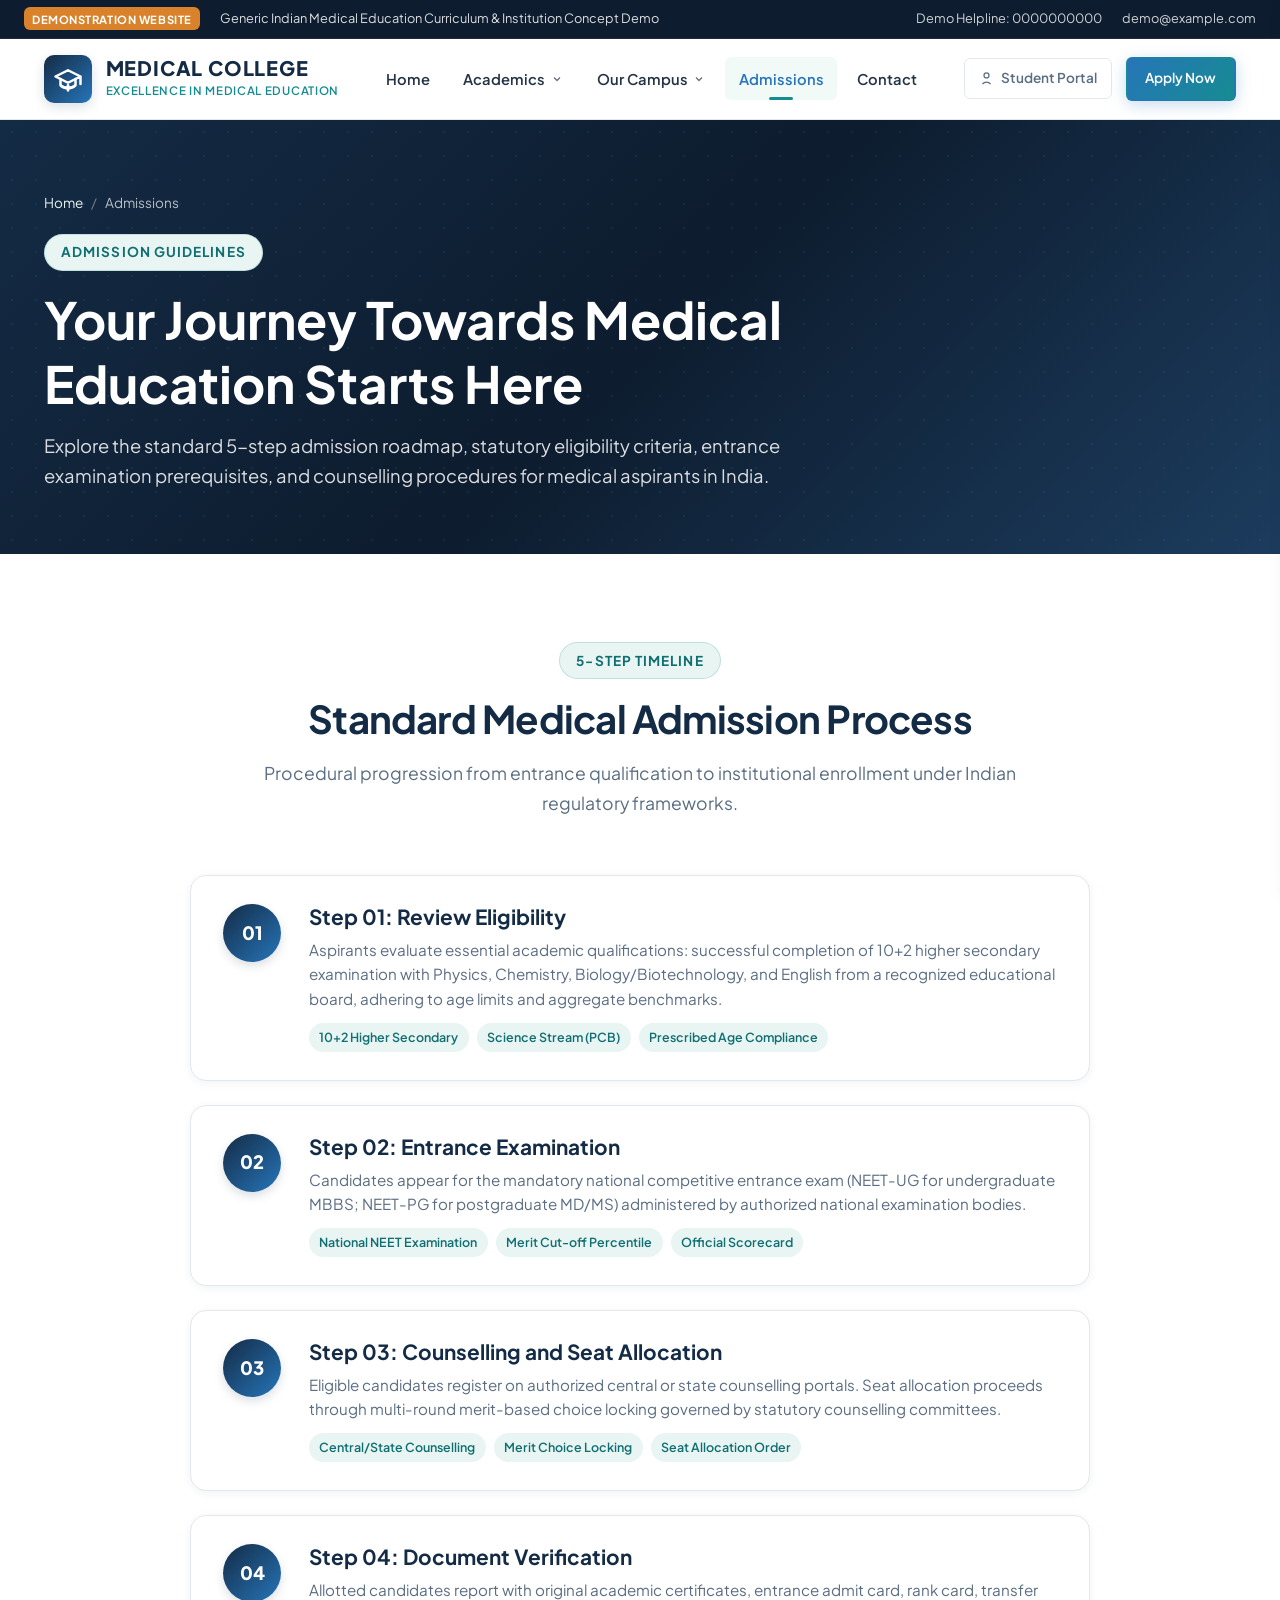
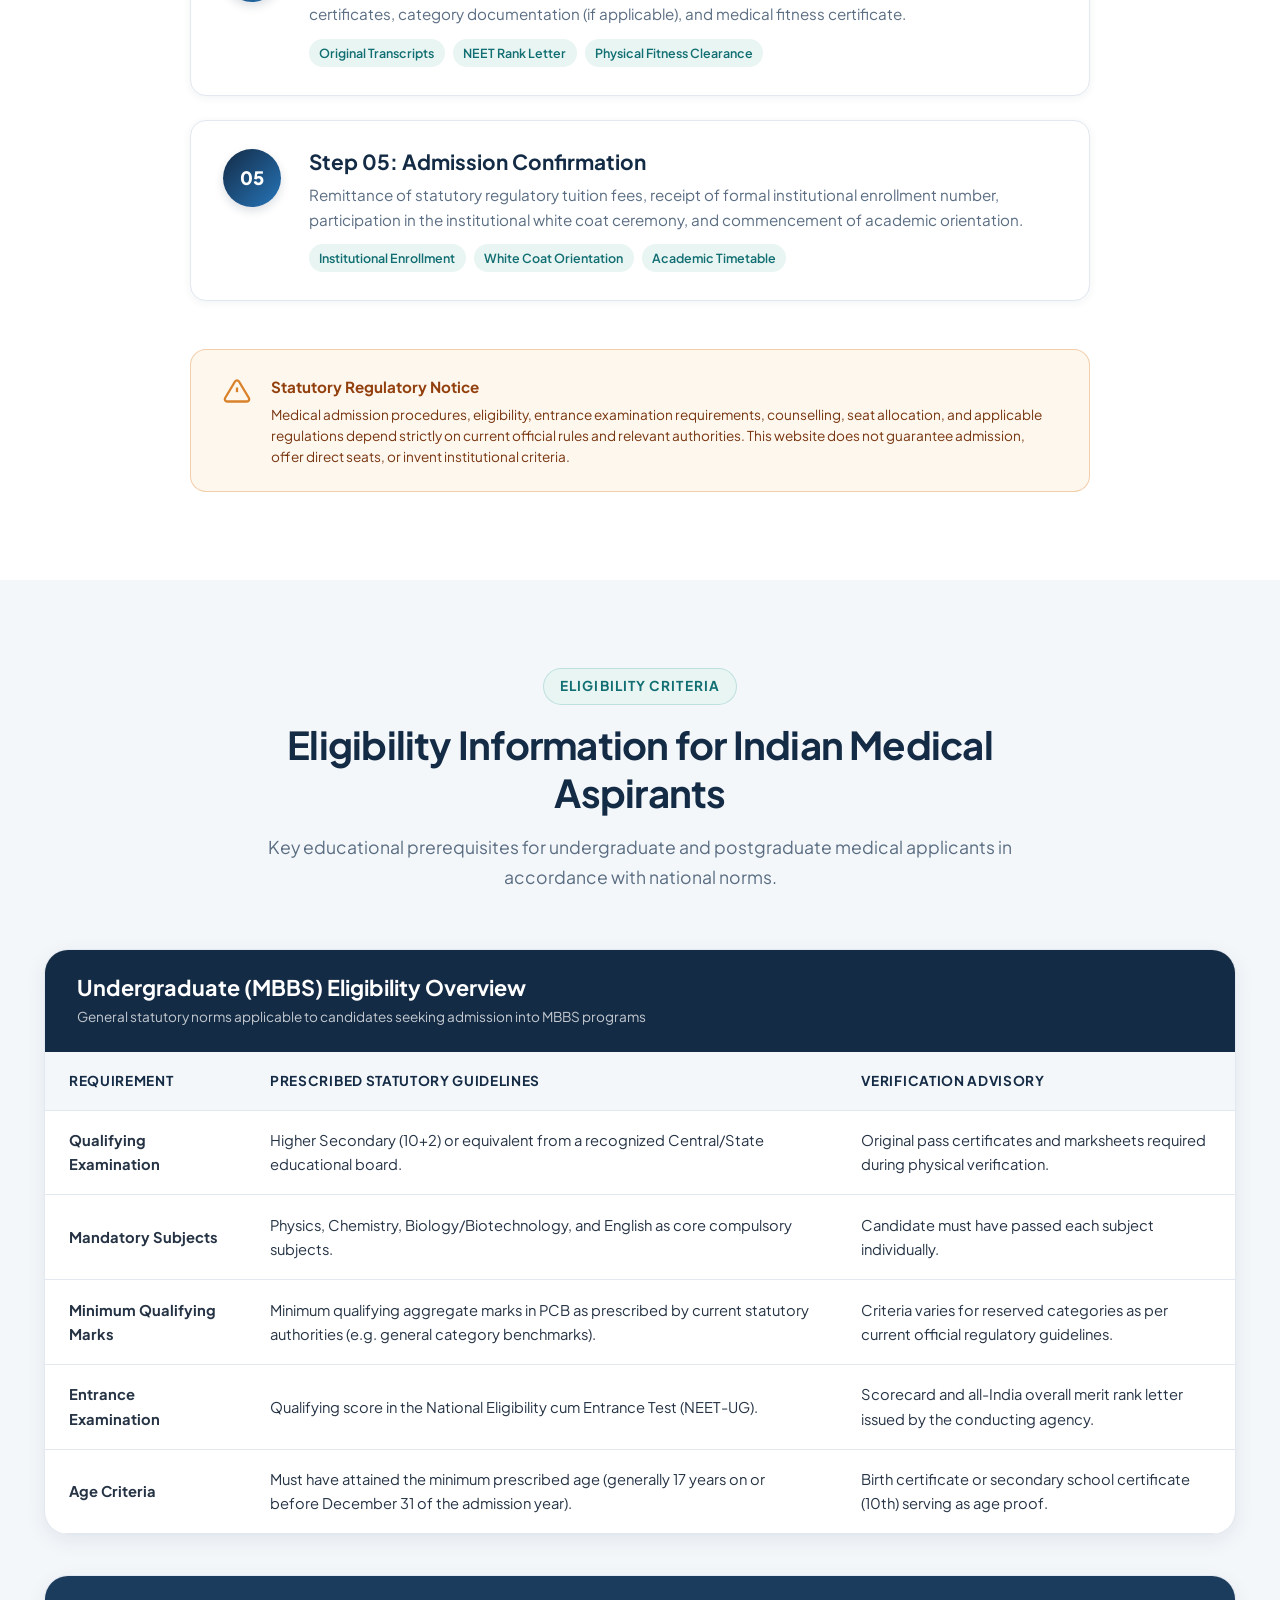
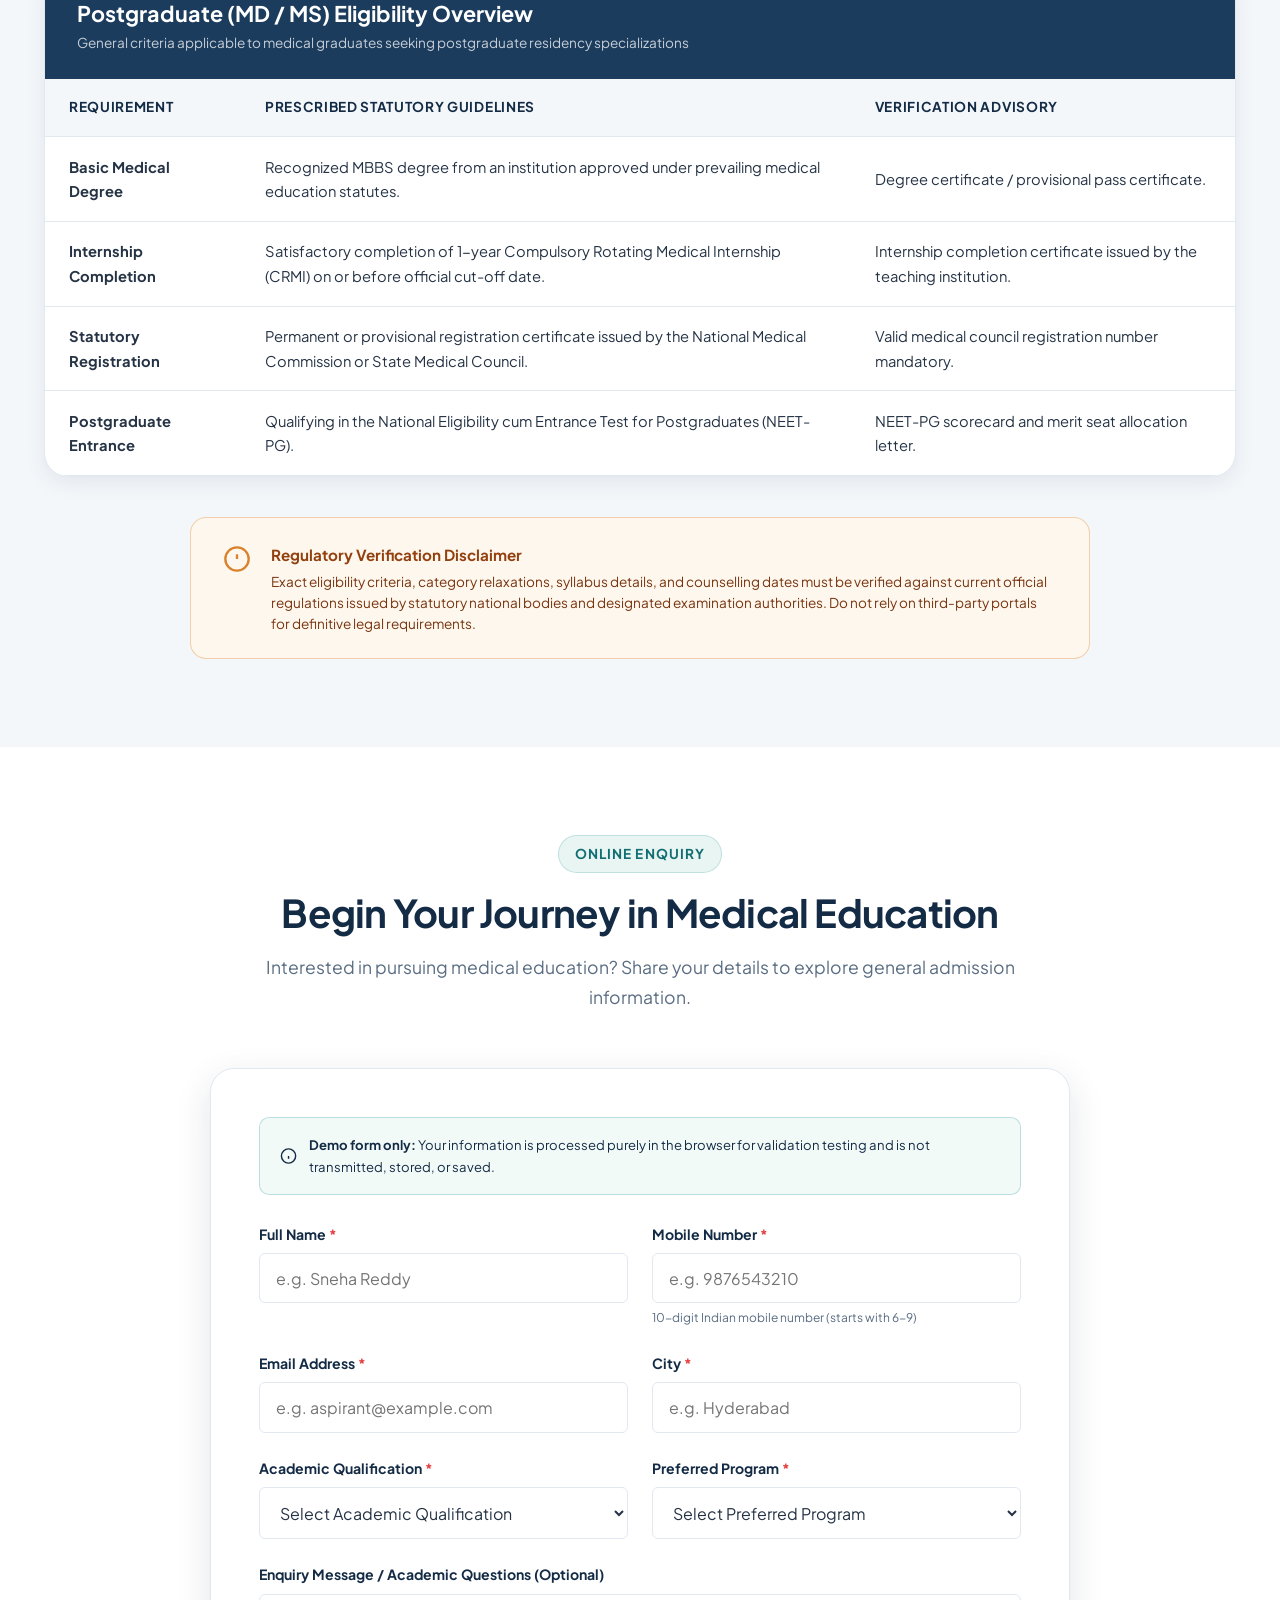
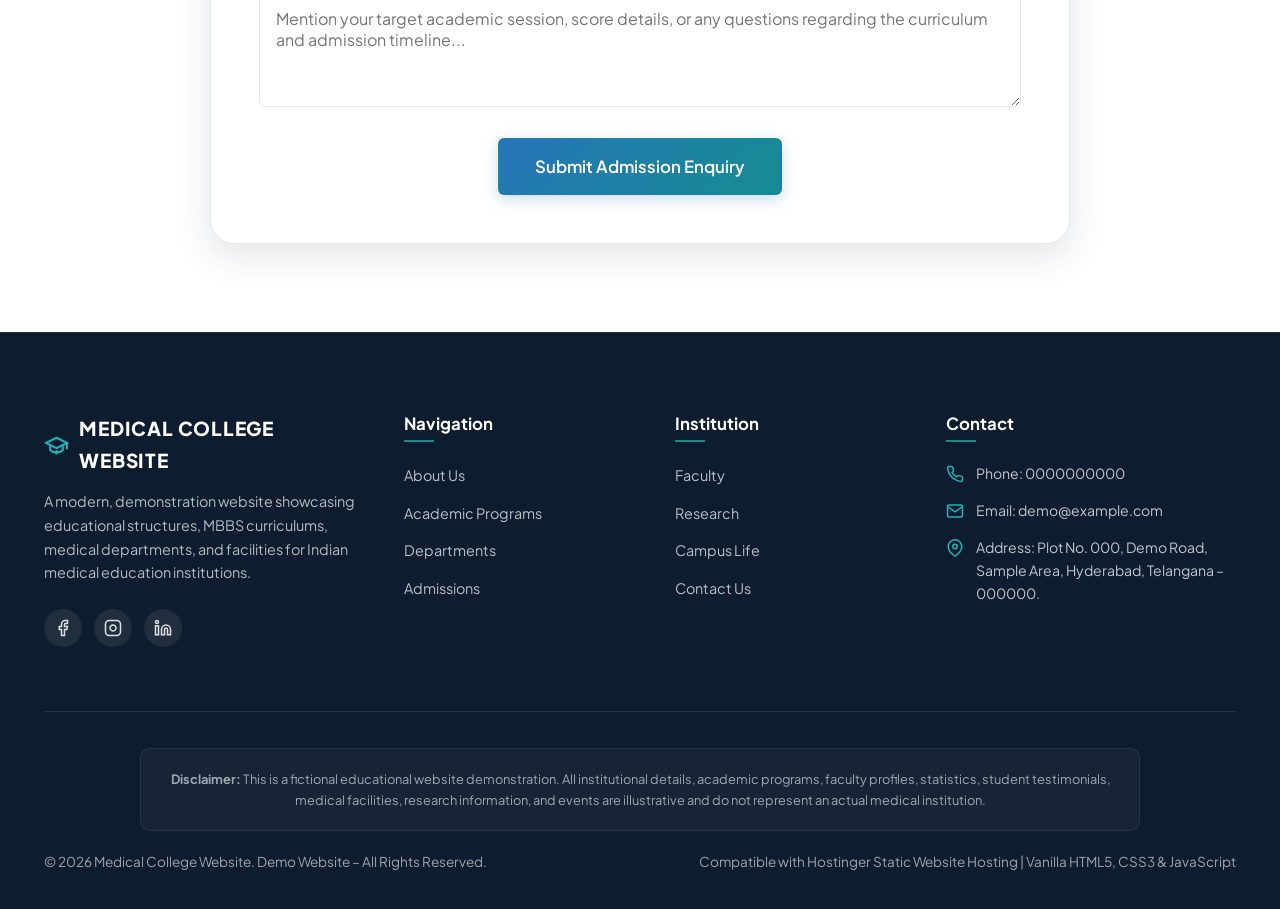
<file: admissions.html>
<!DOCTYPE html>
<html lang="en">
<head>
  <meta charset="UTF-8">
  <meta name="viewport" content="width=device-width, initial-scale=1.0">
  <title>Admissions & Eligibility | Medical College Website Demo</title>
  <meta name="description" content="General admission process, MBBS eligibility information for Indian aspirants, NEET entrance guidance, and online enquiry demo form.">
  <meta name="robots" content="index, follow">
  
  <meta property="og:title" content="Admissions & Eligibility | Medical College Website Demo">
  <meta property="og:description" content="Discover the 5-step Indian medical admission timeline, eligibility criteria, and verification procedures.">
  <meta property="og:type" content="website">
  <meta property="og:image" content="assets/images/medical-classroom.webp">
  
  <link rel="stylesheet" href="assets/css/style.css">
  <link rel="stylesheet" href="assets/css/responsive.css">
</head>
<body>

  <!-- Top Announcement Bar -->
  <div class="demo-top-bar">
    <div class="top-bar-inner">
      <div class="top-bar-left">
        <span class="top-bar-badge">Demonstration Website</span>
        <span>Generic Indian Medical Education Curriculum & Institution Concept Demo</span>
      </div>
      <div class="top-bar-right">
        <a href="tel:0000000000" class="top-bar-link">Demo Helpline: 0000000000</a>
        <a href="mailto:demo@example.com" class="top-bar-link">demo@example.com</a>
      </div>
    </div>
  </div>

  <!-- Header -->
  <header class="site-header" id="siteHeader">
    <div class="container header-container">
      <a href="index.html" class="brand-logo" aria-label="Medical College Website Home">
        <div class="brand-emblem">
          <svg viewBox="0 0 24 24" fill="none" stroke="currentColor" stroke-width="2" stroke-linecap="round" stroke-linejoin="round">
            <path d="M22 10v6M2 10l10-5 10 5-10 5z"/>
            <path d="M6 12v5c3 3 9 3 12 0v-5"/>
            <path d="M12 17v4M10 19h4" stroke-width="2.2"/>
          </svg>
        </div>
        <div class="brand-text-wrap">
          <span class="brand-title">MEDICAL COLLEGE</span>
          <span class="brand-subtitle">Excellence in Medical Education</span>
        </div>
      </a>

            <!-- Desktop Navigation Menu -->
      <nav class="main-nav" aria-label="Main Navigation">
        <ul class="nav-list">
          <li><a href="index.html" class="nav-link">Home</a></li>

          <!-- Academics Dropdown -->
          <li class="nav-item-dropdown">
            <a href="academics.html" class="nav-link dropdown-toggle" aria-haspopup="true" aria-expanded="false">
              Academics
              <svg class="dropdown-chevron" width="12" height="12" viewBox="0 0 24 24" fill="none" stroke="currentColor" stroke-width="2.5"><polyline points="6 9 12 15 18 9"></polyline></svg>
            </a>
            <ul class="dropdown-menu">
              <li><a href="academics.html" class="dropdown-link">Academic Programs</a></li>
              <li><a href="departments.html" class="dropdown-link">Medical Departments</a></li>
              <li><a href="research.html" class="dropdown-link">Research & Innovation</a></li>
            </ul>
          </li>

          <!-- Campus Dropdown -->
          <li class="nav-item-dropdown">
            <a href="about.html" class="nav-link dropdown-toggle" aria-haspopup="true" aria-expanded="false">
              Our Campus
              <svg class="dropdown-chevron" width="12" height="12" viewBox="0 0 24 24" fill="none" stroke="currentColor" stroke-width="2.5"><polyline points="6 9 12 15 18 9"></polyline></svg>
            </a>
            <ul class="dropdown-menu">
              <li><a href="about.html" class="dropdown-link">About Our College</a></li>
              <li><a href="faculty.html" class="dropdown-link">Faculty Mentors</a></li>
              <li><a href="campus-life.html" class="dropdown-link">Campus Life & Facilities</a></li>
            </ul>
          </li>

          <li><a href="admissions.html" class="nav-link">Admissions</a></li>
          <li><a href="contact.html" class="nav-link">Contact</a></li>
        </ul>
      </nav>

      <div class="header-actions">
        <a href="#enquirySection" class="portal-demo-btn">
          <svg width="15" height="15" viewBox="0 0 24 24" fill="none" stroke="currentColor" stroke-width="2"><circle cx="12" cy="7" r="4"/><path d="M5.5 21a8.38 8.38 0 0 1 13 0"/></svg>
          Student Portal
        </a>
        <a href="#enquirySection" class="btn btn-primary btn-sm">Apply Now</a>
        <button class="mobile-nav-toggle" id="mobileNavToggle" aria-label="Toggle navigation menu">
          <span></span>
          <span></span>
          <span></span>
        </button>
      </div>
    </div>
  </header>

  <!-- Mobile Drawer -->
  <div class="mobile-menu-overlay" id="mobileMenuOverlay"></div>
  <div class="mobile-nav-drawer" id="mobileNavDrawer">
    <div class="mobile-drawer-header">
      <div class="brand-text-wrap">
        <span class="brand-title">MEDICAL COLLEGE</span>
        <span class="brand-subtitle">Navigation</span>
      </div>
      <button class="mobile-drawer-close" id="mobileDrawerClose" aria-label="Close menu">&times;</button>
    </div>
    <ul class="mobile-nav-list">
      <li><a href="index.html" class="nav-link">Home</a></li>
      <li><a href="about.html" class="nav-link">About Us</a></li>
      <li><a href="academics.html" class="nav-link">Academics</a></li>
      <li><a href="departments.html" class="nav-link">Departments</a></li>
      <li><a href="admissions.html" class="nav-link active">Admissions</a></li>
      <li><a href="faculty.html" class="nav-link">Faculty</a></li>
      <li><a href="research.html" class="nav-link">Research</a></li>
      <li><a href="campus-life.html" class="nav-link">Campus Life</a></li>
      <li><a href="contact.html" class="nav-link">Contact</a></li>
    </ul>
    <div class="mobile-drawer-cta">
      <a href="#enquirySection" class="btn btn-primary">Apply Now</a>
      <a href="contact.html" class="btn btn-secondary">Contact Us</a>
    </div>
  </div>

  <main>
    <!-- Page Hero Banner -->
    <section class="page-hero">
      <div class="container">
        <div class="page-hero-inner reveal-on-scroll">
          <div class="breadcrumb-nav">
            <a href="index.html">Home</a>
            <span class="breadcrumb-separator">/</span>
            <span>Admissions</span>
          </div>
          <span class="section-badge">ADMISSION GUIDELINES</span>
          <h1 class="page-hero-title">Your Journey Towards Medical Education Starts Here</h1>
          <p class="page-hero-desc">Explore the standard 5-step admission roadmap, statutory eligibility criteria, entrance examination prerequisites, and counselling procedures for medical aspirants in India.</p>
        </div>
      </div>
    </section>

    <!-- 5-Step Admission Timeline -->
    <section class="section">
      <div class="container">
        <div class="section-header reveal-on-scroll">
          <span class="section-badge">5-STEP TIMELINE</span>
          <h2 class="section-title">Standard Medical Admission Process</h2>
          <p class="section-desc">Procedural progression from entrance qualification to institutional enrollment under Indian regulatory frameworks.</p>
        </div>

        <div class="admission-timeline reveal-on-scroll">
          <!-- Step 01 -->
          <div class="timeline-step">
            <div class="step-indicator">01</div>
            <div class="step-content">
              <h3 class="step-title">Step 01: Review Eligibility</h3>
              <p class="step-desc">Aspirants evaluate essential academic qualifications: successful completion of 10+2 higher secondary examination with Physics, Chemistry, Biology/Biotechnology, and English from a recognized educational board, adhering to age limits and aggregate benchmarks.</p>
              <div class="step-highlights">
                <span class="step-highlight-chip">10+2 Higher Secondary</span>
                <span class="step-highlight-chip">Science Stream (PCB)</span>
                <span class="step-highlight-chip">Prescribed Age Compliance</span>
              </div>
            </div>
          </div>

          <!-- Step 02 -->
          <div class="timeline-step">
            <div class="step-indicator">02</div>
            <div class="step-content">
              <h3 class="step-title">Step 02: Entrance Examination</h3>
              <p class="step-desc">Candidates appear for the mandatory national competitive entrance exam (NEET-UG for undergraduate MBBS; NEET-PG for postgraduate MD/MS) administered by authorized national examination bodies.</p>
              <div class="step-highlights">
                <span class="step-highlight-chip">National NEET Examination</span>
                <span class="step-highlight-chip">Merit Cut-off Percentile</span>
                <span class="step-highlight-chip">Official Scorecard</span>
              </div>
            </div>
          </div>

          <!-- Step 03 -->
          <div class="timeline-step">
            <div class="step-indicator">03</div>
            <div class="step-content">
              <h3 class="step-title">Step 03: Counselling and Seat Allocation</h3>
              <p class="step-desc">Eligible candidates register on authorized central or state counselling portals. Seat allocation proceeds through multi-round merit-based choice locking governed by statutory counselling committees.</p>
              <div class="step-highlights">
                <span class="step-highlight-chip">Central/State Counselling</span>
                <span class="step-highlight-chip">Merit Choice Locking</span>
                <span class="step-highlight-chip">Seat Allocation Order</span>
              </div>
            </div>
          </div>

          <!-- Step 04 -->
          <div class="timeline-step">
            <div class="step-indicator">04</div>
            <div class="step-content">
              <h3 class="step-title">Step 04: Document Verification</h3>
              <p class="step-desc">Allotted candidates report with original academic certificates, entrance admit card, rank card, transfer certificates, category documentation (if applicable), and medical fitness certificate.</p>
              <div class="step-highlights">
                <span class="step-highlight-chip">Original Transcripts</span>
                <span class="step-highlight-chip">NEET Rank Letter</span>
                <span class="step-highlight-chip">Physical Fitness Clearance</span>
              </div>
            </div>
          </div>

          <!-- Step 05 -->
          <div class="timeline-step">
            <div class="step-indicator">05</div>
            <div class="step-content">
              <h3 class="step-title">Step 05: Admission Confirmation</h3>
              <p class="step-desc">Remittance of statutory regulatory tuition fees, receipt of formal institutional enrollment number, participation in the institutional white coat ceremony, and commencement of academic orientation.</p>
              <div class="step-highlights">
                <span class="step-highlight-chip">Institutional Enrollment</span>
                <span class="step-highlight-chip">White Coat Orientation</span>
                <span class="step-highlight-chip">Academic Timetable</span>
              </div>
            </div>
          </div>
        </div>

        <!-- Timeline Regulatory Disclaimer -->
        <div class="timeline-disclaimer-box reveal-on-scroll">
          <svg viewBox="0 0 24 24" fill="none" stroke="currentColor" stroke-width="2"><path d="M10.29 3.86L1.82 18a2 2 0 0 0 1.71 3h16.94a2 2 0 0 0 1.71-3L13.71 3.86a2 2 0 0 0-3.42 0z"/><line x1="12" y1="9" x2="12" y2="13"/><line x1="12" y1="17" x2="12.01" y2="17"/></svg>
          <div>
            <div class="timeline-disclaimer-title">Statutory Regulatory Notice</div>
            <p class="timeline-disclaimer-text">Medical admission procedures, eligibility, entrance examination requirements, counselling, seat allocation, and applicable regulations depend strictly on current official rules and relevant authorities. This website does not guarantee admission, offer direct seats, or invent institutional criteria.</p>
          </div>
        </div>
      </div>
    </section>

    <!-- Eligibility Information for Indian Medical Aspirants -->
    <section class="section section-alt">
      <div class="container">
        <div class="section-header reveal-on-scroll">
          <span class="section-badge">ELIGIBILITY CRITERIA</span>
          <h2 class="section-title">Eligibility Information for Indian Medical Aspirants</h2>
          <p class="section-desc">Key educational prerequisites for undergraduate and postgraduate medical applicants in accordance with national norms.</p>
        </div>

        <div class="eligibility-table-card reveal-on-scroll">
          <div class="table-card-header">
            <h3 class="table-card-title">Undergraduate (MBBS) Eligibility Overview</h3>
            <p class="table-card-subtitle">General statutory norms applicable to candidates seeking admission into MBBS programs</p>
          </div>
          <table class="eligibility-table">
            <thead>
              <tr>
                <th>Requirement</th>
                <th>Prescribed Statutory Guidelines</th>
                <th>Verification Advisory</th>
              </tr>
            </thead>
            <tbody>
              <tr>
                <td><strong>Qualifying Examination</strong></td>
                <td>Higher Secondary (10+2) or equivalent from a recognized Central/State educational board.</td>
                <td>Original pass certificates and marksheets required during physical verification.</td>
              </tr>
              <tr>
                <td><strong>Mandatory Subjects</strong></td>
                <td>Physics, Chemistry, Biology/Biotechnology, and English as core compulsory subjects.</td>
                <td>Candidate must have passed each subject individually.</td>
              </tr>
              <tr>
                <td><strong>Minimum Qualifying Marks</strong></td>
                <td>Minimum qualifying aggregate marks in PCB as prescribed by current statutory authorities (e.g. general category benchmarks).</td>
                <td>Criteria varies for reserved categories as per current official regulatory guidelines.</td>
              </tr>
              <tr>
                <td><strong>Entrance Examination</strong></td>
                <td>Qualifying score in the National Eligibility cum Entrance Test (NEET-UG).</td>
                <td>Scorecard and all-India overall merit rank letter issued by the conducting agency.</td>
              </tr>
              <tr>
                <td><strong>Age Criteria</strong></td>
                <td>Must have attained the minimum prescribed age (generally 17 years on or before December 31 of the admission year).</td>
                <td>Birth certificate or secondary school certificate (10th) serving as age proof.</td>
              </tr>
            </tbody>
          </table>
        </div>

        <div class="eligibility-table-card reveal-on-scroll">
          <div class="table-card-header" style="background-color: var(--color-navy-light);">
            <h3 class="table-card-title">Postgraduate (MD / MS) Eligibility Overview</h3>
            <p class="table-card-subtitle">General criteria applicable to medical graduates seeking postgraduate residency specializations</p>
          </div>
          <table class="eligibility-table">
            <thead>
              <tr>
                <th>Requirement</th>
                <th>Prescribed Statutory Guidelines</th>
                <th>Verification Advisory</th>
              </tr>
            </thead>
            <tbody>
              <tr>
                <td><strong>Basic Medical Degree</strong></td>
                <td>Recognized MBBS degree from an institution approved under prevailing medical education statutes.</td>
                <td>Degree certificate / provisional pass certificate.</td>
              </tr>
              <tr>
                <td><strong>Internship Completion</strong></td>
                <td>Satisfactory completion of 1-year Compulsory Rotating Medical Internship (CRMI) on or before official cut-off date.</td>
                <td>Internship completion certificate issued by the teaching institution.</td>
              </tr>
              <tr>
                <td><strong>Statutory Registration</strong></td>
                <td>Permanent or provisional registration certificate issued by the National Medical Commission or State Medical Council.</td>
                <td>Valid medical council registration number mandatory.</td>
              </tr>
              <tr>
                <td><strong>Postgraduate Entrance</strong></td>
                <td>Qualifying in the National Eligibility cum Entrance Test for Postgraduates (NEET-PG).</td>
                <td>NEET-PG scorecard and merit seat allocation letter.</td>
              </tr>
            </tbody>
          </table>
        </div>

        <div class="timeline-disclaimer-box reveal-on-scroll">
          <svg viewBox="0 0 24 24" fill="none" stroke="currentColor" stroke-width="2"><circle cx="12" cy="12" r="10"/><line x1="12" y1="8" x2="12" y2="12"/><line x1="12" y1="16" x2="12.01" y2="16"/></svg>
          <div>
            <div class="timeline-disclaimer-title">Regulatory Verification Disclaimer</div>
            <p class="timeline-disclaimer-text">Exact eligibility criteria, category relaxations, syllabus details, and counselling dates must be verified against current official regulations issued by statutory national bodies and designated examination authorities. Do not rely on third-party portals for definitive legal requirements.</p>
          </div>
        </div>
      </div>
    </section>

    <!-- Section 22: Admission Enquiry Form -->
    <section class="section" id="enquirySection">
      <div class="container">
        <div class="section-header reveal-on-scroll">
          <span class="section-badge">ONLINE ENQUIRY</span>
          <h2 class="section-title">Begin Your Journey in Medical Education</h2>
          <p class="section-desc">Interested in pursuing medical education? Share your details to explore general admission information.</p>
        </div>

        <div class="enquiry-form-card reveal-on-scroll">
          <div class="form-disclaimer-notice">
            <svg width="20" height="20" viewBox="0 0 24 24" fill="none" stroke="currentColor" stroke-width="2"><circle cx="12" cy="12" r="10"/><line x1="12" y1="16" x2="12" y2="12"/><line x1="12" y1="8" x2="12.01" y2="8"/></svg>
            <span><strong>Demo form only:</strong> Your information is processed purely in the browser for validation testing and is not transmitted, stored, or saved.</span>
          </div>

          <form id="admissionEnquiryForm" novalidate>
            <div class="form-grid">
              <!-- Full Name -->
              <div>
                <label for="fullName" class="form-label">Full Name <span class="required-star">*</span></label>
                <input type="text" id="fullName" class="form-input" placeholder="e.g. Sneha Reddy" required>
                <div class="field-error-msg" id="nameError">Please enter your full name.</div>
              </div>

              <!-- Mobile Number -->
              <div>
                <label for="mobileNumber" class="form-label">Mobile Number <span class="required-star">*</span></label>
                <input type="tel" id="mobileNumber" class="form-input" placeholder="e.g. 9876543210" maxlength="10" required>
                <div class="form-helper-text">10-digit Indian mobile number (starts with 6-9)</div>
                <div class="field-error-msg" id="mobileError">Please enter a valid 10-digit Indian mobile number.</div>
              </div>

              <!-- Email Address -->
              <div>
                <label for="emailAddress" class="form-label">Email Address <span class="required-star">*</span></label>
                <input type="email" id="emailAddress" class="form-input" placeholder="e.g. aspirant@example.com" required>
                <div class="field-error-msg" id="emailError">Please enter a valid email address.</div>
              </div>

              <!-- City -->
              <div>
                <label for="city" class="form-label">City <span class="required-star">*</span></label>
                <input type="text" id="city" class="form-input" placeholder="e.g. Hyderabad" required>
                <div class="field-error-msg" id="cityError">Please enter your current city.</div>
              </div>

              <!-- Academic Qualification -->
              <div>
                <label for="academicQualification" class="form-label">Academic Qualification <span class="required-star">*</span></label>
                <select id="academicQualification" class="form-select" required>
                  <option value="">Select Academic Qualification</option>
                  <option value="12th Appearing">10+2 / Higher Secondary (Appearing)</option>
                  <option value="12th Completed">10+2 / Higher Secondary (Completed)</option>
                  <option value="MBBS Student">MBBS Student (Undergraduate)</option>
                  <option value="MBBS Completed">MBBS Graduate (Doctor)</option>
                  <option value="Other">Other Science Qualification</option>
                </select>
                <div class="field-error-msg" id="qualificationError">Please select your academic qualification.</div>
              </div>

              <!-- Preferred Program -->
              <div>
                <label for="preferredProgram" class="form-label">Preferred Program <span class="required-star">*</span></label>
                <select id="preferredProgram" class="form-select" required>
                  <option value="">Select Preferred Program</option>
                  <option value="MBBS">MBBS (Undergraduate Medical)</option>
                  <option value="MD">MD (Doctor of Medicine)</option>
                  <option value="MS">MS (Master of Surgery)</option>
                  <option value="General Admission Enquiry">General Admission Enquiry</option>
                </select>
                <div class="field-error-msg" id="programError">Please select a preferred program.</div>
              </div>

              <!-- Message -->
              <div class="form-group-full">
                <label for="enquiryMessage" class="form-label">Enquiry Message / Academic Questions (Optional)</label>
                <textarea id="enquiryMessage" class="form-textarea" rows="4" placeholder="Mention your target academic session, score details, or any questions regarding the curriculum and admission timeline..."></textarea>
              </div>
            </div>

            <div style="text-align: center; margin-top: 1rem;">
              <button type="submit" class="btn btn-primary btn-lg">Submit Admission Enquiry</button>
            </div>
          </form>
        </div>
      </div>
    </section>
  </main>

  <!-- Footer -->
  <footer class="site-footer">
    <div class="container">
      <div class="footer-top-grid">
        <div>
          <div class="footer-brand-title">
            <svg viewBox="0 0 24 24" fill="none" stroke="currentColor" stroke-width="2">
              <path d="M22 10v6M2 10l10-5 10 5-10 5z"/>
              <path d="M6 12v5c3 3 9 3 12 0v-5"/>
              <path d="M12 17v4M10 19h4" stroke-width="2"/>
            </svg>
            MEDICAL COLLEGE WEBSITE
          </div>
          <p class="footer-about-text">A modern, demonstration website showcasing educational structures, MBBS curriculums, medical departments, and facilities for Indian medical education institutions.</p>
          <div class="footer-social-links">
            <div class="social-icon-btn" aria-label="Social Link"><svg viewBox="0 0 24 24" fill="none" stroke="currentColor" stroke-width="2"><path d="M18 2h-3a5 5 0 0 0-5 5v3H7v4h3v8h4v-8h3l1-4h-4V7a1 1 0 0 1 1-1h3z"/></svg></div>
            <div class="social-icon-btn" aria-label="Social Link"><svg viewBox="0 0 24 24" fill="none" stroke="currentColor" stroke-width="2"><rect x="2" y="2" width="20" height="20" rx="5" ry="5"/><path d="M16 11.37A4 4 0 1 1 12.63 8 4 4 0 0 1 16 11.37z"/><line x1="17.5" y1="6.5" x2="17.51" y2="6.5"/></svg></div>
            <div class="social-icon-btn" aria-label="Social Link"><svg viewBox="0 0 24 24" fill="none" stroke="currentColor" stroke-width="2"><path d="M16 8a6 6 0 0 1 6 6v7h-4v-7a2 2 0 0 0-2-2 2 2 0 0 0-2 2v7h-4v-7a6 6 0 0 1 6-6z"/><rect x="2" y="9" width="4" height="12"/><circle cx="4" cy="4" r="2"/></svg></div>
          </div>
        </div>

        <div>
          <h4 class="footer-col-title">Navigation</h4>
          <ul class="footer-nav-list">
            <li><a href="about.html">About Us</a></li>
            <li><a href="academics.html">Academic Programs</a></li>
            <li><a href="departments.html">Departments</a></li>
            <li><a href="admissions.html">Admissions</a></li>
          </ul>
        </div>

        <div>
          <h4 class="footer-col-title">Institution</h4>
          <ul class="footer-nav-list">
            <li><a href="faculty.html">Faculty</a></li>
            <li><a href="research.html">Research</a></li>
            <li><a href="campus-life.html">Campus Life</a></li>
            <li><a href="contact.html">Contact Us</a></li>
          </ul>
        </div>

        <div>
          <h4 class="footer-col-title">Contact</h4>
          <div class="footer-contact-list">
            <div class="footer-contact-row">
              <svg viewBox="0 0 24 24" fill="none" stroke="currentColor" stroke-width="2"><path d="M22 16.92v3a2 2 0 0 1-2.18 2 19.79 19.79 0 0 1-8.63-3.07 19.5 19.5 0 0 1-6-6 19.79 19.79 0 0 1-3.07-8.67A2 2 0 0 1 4.11 2h3a2 2 0 0 1 2 1.72 12.84 12.84 0 0 0 .7 2.81 2 2 0 0 1-.45 2.11L8.09 9.91a16 16 0 0 0 6 6l1.27-1.27a2 2 0 0 1 2.11-.45 12.84 12.84 0 0 0 2.81.7A2 2 0 0 1 22 16.92z"/></svg>
              <span>Phone: 0000000000</span>
            </div>
            <div class="footer-contact-row">
              <svg viewBox="0 0 24 24" fill="none" stroke="currentColor" stroke-width="2"><path d="M4 4h16c1.1 0 2 .9 2 2v12c0 1.1-.9 2-2 2H4c-1.1 0-2-.9-2-2V6c0-1.1.9-2 2-2z"/><polyline points="22,6 12,13 2,6"/></svg>
              <span>Email: demo@example.com</span>
            </div>
            <div class="footer-contact-row">
              <svg viewBox="0 0 24 24" fill="none" stroke="currentColor" stroke-width="2"><path d="M21 10c0 7-9 13-9 13s-9-6-9-13a9 9 0 0 1 18 0z"/><circle cx="12" cy="10" r="3"/></svg>
              <span>Address: Plot No. 000, Demo Road, Sample Area, Hyderabad, Telangana – 000000.</span>
            </div>
          </div>
        </div>
      </div>

      <div class="footer-bottom">
        <div class="footer-legal-disclaimer">
          <strong>Disclaimer:</strong> This is a fictional educational website demonstration. All institutional details, academic programs, faculty profiles, statistics, student testimonials, medical facilities, research information, and events are illustrative and do not represent an actual medical institution.
        </div>
        <div class="footer-copy-row">
          <div>&copy; 2026 Medical College Website. Demo Website – All Rights Reserved.</div>
          <div>Compatible with Hostinger Static Website Hosting | Vanilla HTML5, CSS3 & JavaScript</div>
        </div>
      </div>
    </div>
  </footer>

  <button class="back-to-top-btn" id="backToTopBtn" aria-label="Back to top">
    <svg viewBox="0 0 24 24" fill="none" stroke="currentColor" stroke-width="2.5"><polyline points="18 15 12 9 6 15"></polyline></svg>
  </button>

  <!-- Demo Form Success Modal -->
  <div class="alert-success-modal" id="successModal">
    <div class="success-modal-card">
      <div class="success-icon-wrap">
        <svg viewBox="0 0 24 24" fill="none" stroke="currentColor" stroke-width="2.5"><polyline points="20 6 9 17 4 12"></polyline></svg>
      </div>
      <h3 class="success-title">Admission Enquiry Submitted</h3>
      <p class="success-desc">Thank you! This demonstration form has been validated in the browser. In production, submissions route directly to the designated admissions office.</p>
      <div class="demo-disclaimer-pill" style="margin-bottom: 1.5rem;">Demo form only. Your information is not transmitted or stored.</div>
      <button class="btn btn-primary btn-sm" id="closeSuccessModalBtn" style="width: 100%;">Close Notification</button>
    </div>
  </div>

  <script src="assets/js/script.js"></script>
</body>
</html>
</file>
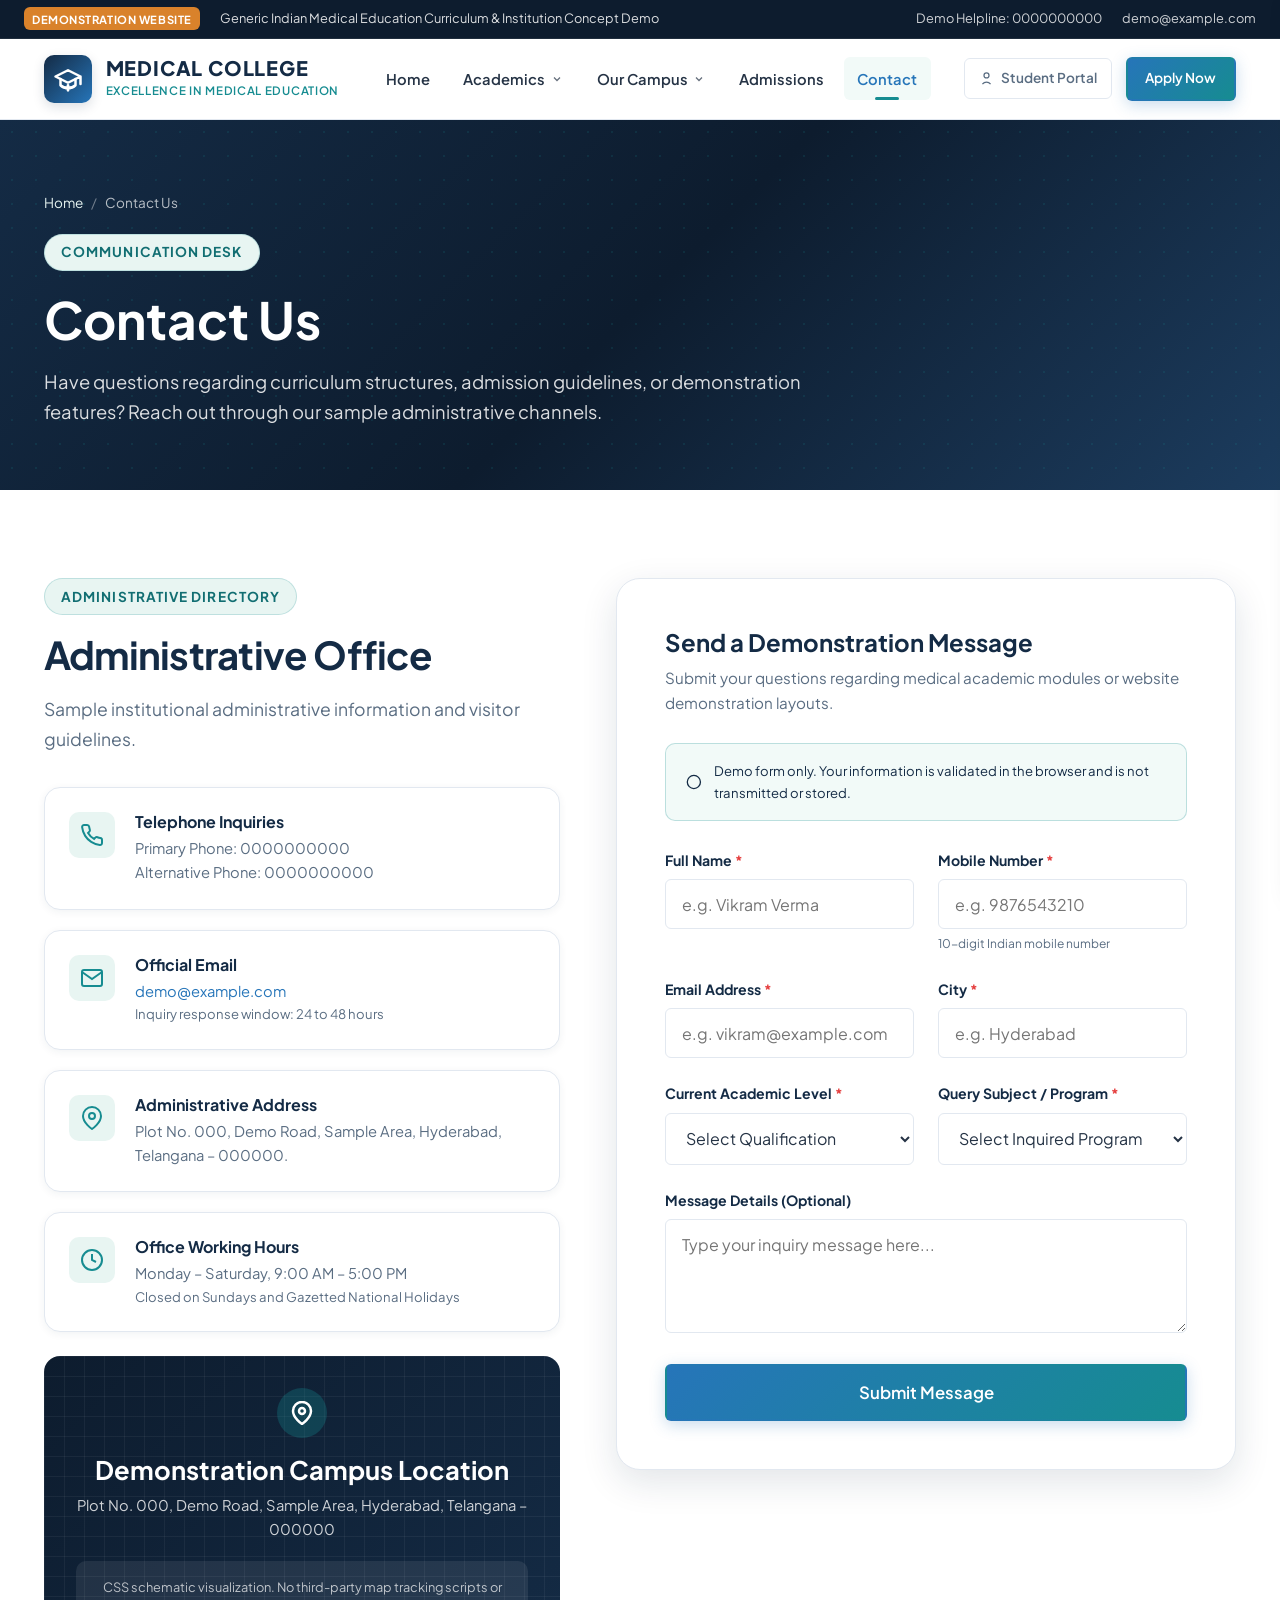
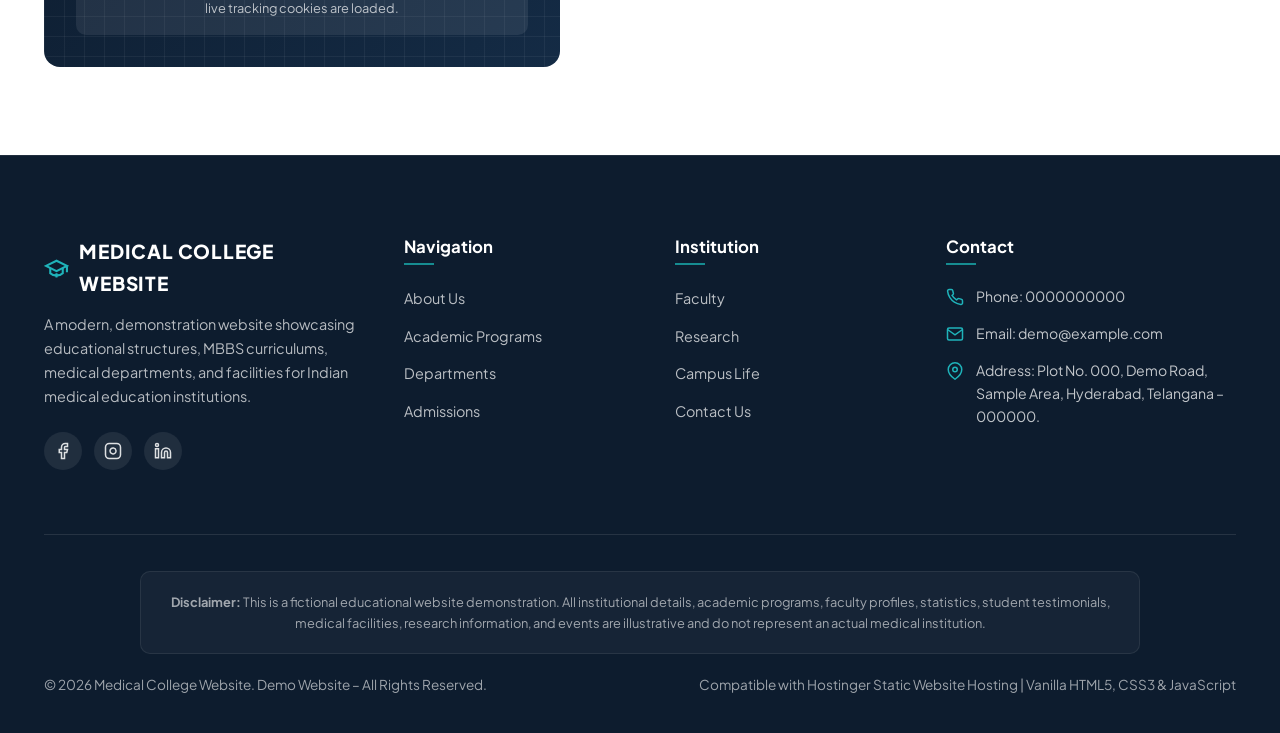
<file: contact.html>
<!DOCTYPE html>
<html lang="en">
<head>
  <meta charset="UTF-8">
  <meta name="viewport" content="width=device-width, initial-scale=1.0">
  <title>Contact Us | Medical College Website Demo</title>
  <meta name="description" content="Get in touch with our medical college administrative office for demonstration inquiries, academic guidance, and general curriculum questions.">
  <meta name="robots" content="index, follow">
  
  <meta property="og:title" content="Contact Us | Medical College Website Demo">
  <meta property="og:description" content="Administrative office demonstration contact information, working hours, and message enquiry form.">
  <meta property="og:type" content="website">
  <meta property="og:image" content="assets/images/about-campus.webp">
  
  <link rel="stylesheet" href="assets/css/style.css">
  <link rel="stylesheet" href="assets/css/responsive.css">
</head>
<body>

  <!-- Top Announcement Bar -->
  <div class="demo-top-bar">
    <div class="top-bar-inner">
      <div class="top-bar-left">
        <span class="top-bar-badge">Demonstration Website</span>
        <span>Generic Indian Medical Education Curriculum & Institution Concept Demo</span>
      </div>
      <div class="top-bar-right">
        <a href="tel:0000000000" class="top-bar-link">Demo Helpline: 0000000000</a>
        <a href="mailto:demo@example.com" class="top-bar-link">demo@example.com</a>
      </div>
    </div>
  </div>

  <!-- Header -->
  <header class="site-header" id="siteHeader">
    <div class="container header-container">
      <a href="index.html" class="brand-logo" aria-label="Medical College Website Home">
        <div class="brand-emblem">
          <svg viewBox="0 0 24 24" fill="none" stroke="currentColor" stroke-width="2" stroke-linecap="round" stroke-linejoin="round">
            <path d="M22 10v6M2 10l10-5 10 5-10 5z"/>
            <path d="M6 12v5c3 3 9 3 12 0v-5"/>
            <path d="M12 17v4M10 19h4" stroke-width="2.2"/>
          </svg>
        </div>
        <div class="brand-text-wrap">
          <span class="brand-title">MEDICAL COLLEGE</span>
          <span class="brand-subtitle">Excellence in Medical Education</span>
        </div>
      </a>

            <!-- Desktop Navigation Menu -->
      <nav class="main-nav" aria-label="Main Navigation">
        <ul class="nav-list">
          <li><a href="index.html" class="nav-link">Home</a></li>

          <!-- Academics Dropdown -->
          <li class="nav-item-dropdown">
            <a href="academics.html" class="nav-link dropdown-toggle" aria-haspopup="true" aria-expanded="false">
              Academics
              <svg class="dropdown-chevron" width="12" height="12" viewBox="0 0 24 24" fill="none" stroke="currentColor" stroke-width="2.5"><polyline points="6 9 12 15 18 9"></polyline></svg>
            </a>
            <ul class="dropdown-menu">
              <li><a href="academics.html" class="dropdown-link">Academic Programs</a></li>
              <li><a href="departments.html" class="dropdown-link">Medical Departments</a></li>
              <li><a href="research.html" class="dropdown-link">Research & Innovation</a></li>
            </ul>
          </li>

          <!-- Campus Dropdown -->
          <li class="nav-item-dropdown">
            <a href="about.html" class="nav-link dropdown-toggle" aria-haspopup="true" aria-expanded="false">
              Our Campus
              <svg class="dropdown-chevron" width="12" height="12" viewBox="0 0 24 24" fill="none" stroke="currentColor" stroke-width="2.5"><polyline points="6 9 12 15 18 9"></polyline></svg>
            </a>
            <ul class="dropdown-menu">
              <li><a href="about.html" class="dropdown-link">About Our College</a></li>
              <li><a href="faculty.html" class="dropdown-link">Faculty Mentors</a></li>
              <li><a href="campus-life.html" class="dropdown-link">Campus Life & Facilities</a></li>
            </ul>
          </li>

          <li><a href="admissions.html" class="nav-link">Admissions</a></li>
          <li><a href="contact.html" class="nav-link">Contact</a></li>
        </ul>
      </nav>

      <div class="header-actions">
        <a href="index.html#enquirySection" class="portal-demo-btn">
          <svg width="15" height="15" viewBox="0 0 24 24" fill="none" stroke="currentColor" stroke-width="2"><circle cx="12" cy="7" r="4"/><path d="M5.5 21a8.38 8.38 0 0 1 13 0"/></svg>
          Student Portal
        </a>
        <a href="admissions.html" class="btn btn-primary btn-sm">Apply Now</a>
        <button class="mobile-nav-toggle" id="mobileNavToggle" aria-label="Toggle navigation menu">
          <span></span>
          <span></span>
          <span></span>
        </button>
      </div>
    </div>
  </header>

  <!-- Mobile Drawer -->
  <div class="mobile-menu-overlay" id="mobileMenuOverlay"></div>
  <div class="mobile-nav-drawer" id="mobileNavDrawer">
    <div class="mobile-drawer-header">
      <div class="brand-text-wrap">
        <span class="brand-title">MEDICAL COLLEGE</span>
        <span class="brand-subtitle">Navigation</span>
      </div>
      <button class="mobile-drawer-close" id="mobileDrawerClose" aria-label="Close menu">&times;</button>
    </div>
    <ul class="mobile-nav-list">
      <li><a href="index.html" class="nav-link">Home</a></li>
      <li><a href="about.html" class="nav-link">About Us</a></li>
      <li><a href="academics.html" class="nav-link">Academics</a></li>
      <li><a href="departments.html" class="nav-link">Departments</a></li>
      <li><a href="admissions.html" class="nav-link">Admissions</a></li>
      <li><a href="faculty.html" class="nav-link">Faculty</a></li>
      <li><a href="research.html" class="nav-link">Research</a></li>
      <li><a href="campus-life.html" class="nav-link">Campus Life</a></li>
      <li><a href="contact.html" class="nav-link active">Contact</a></li>
    </ul>
    <div class="mobile-drawer-cta">
      <a href="admissions.html" class="btn btn-primary">Apply Now</a>
      <a href="contact.html" class="btn btn-secondary">Contact Us</a>
    </div>
  </div>

  <main>
    <!-- Page Hero Banner -->
    <section class="page-hero">
      <div class="container">
        <div class="page-hero-inner reveal-on-scroll">
          <div class="breadcrumb-nav">
            <a href="index.html">Home</a>
            <span class="breadcrumb-separator">/</span>
            <span>Contact Us</span>
          </div>
          <span class="section-badge">COMMUNICATION DESK</span>
          <h1 class="page-hero-title">Contact Us</h1>
          <p class="page-hero-desc">Have questions regarding curriculum structures, admission guidelines, or demonstration features? Reach out through our sample administrative channels.</p>
        </div>
      </div>
    </section>

    <!-- Contact Cards & Form Grid (Section 23) -->
    <section class="section">
      <div class="container">
        <div class="contact-grid">
          <!-- Left Column: Information Cards & CSS Map -->
          <div class="reveal-on-scroll">
            <div class="section-header text-left" style="margin-bottom: 2rem;">
              <span class="section-badge">ADMINISTRATIVE DIRECTORY</span>
              <h2 class="section-title">Administrative Office</h2>
              <p class="section-desc">Sample institutional administrative information and visitor guidelines.</p>
            </div>

            <div class="contact-cards-stack">
              <!-- Phone -->
              <div class="contact-info-card">
                <div class="contact-card-icon">
                  <svg viewBox="0 0 24 24" fill="none" stroke="currentColor" stroke-width="2"><path d="M22 16.92v3a2 2 0 0 1-2.18 2 19.79 19.79 0 0 1-8.63-3.07 19.5 19.5 0 0 1-6-6 19.79 19.79 0 0 1-3.07-8.67A2 2 0 0 1 4.11 2h3a2 2 0 0 1 2 1.72 12.84 12.84 0 0 0 .7 2.81 2 2 0 0 1-.45 2.11L8.09 9.91a16 16 0 0 0 6 6l1.27-1.27a2 2 0 0 1 2.11-.45 12.84 12.84 0 0 0 2.81.7A2 2 0 0 1 22 16.92z"/></svg>
                </div>
                <div>
                  <h4 class="contact-card-title">Telephone Inquiries</h4>
                  <p class="contact-card-text">Primary Phone: 0000000000</p>
                  <p class="contact-card-text">Alternative Phone: 0000000000</p>
                </div>
              </div>

              <!-- Email -->
              <div class="contact-info-card">
                <div class="contact-card-icon">
                  <svg viewBox="0 0 24 24" fill="none" stroke="currentColor" stroke-width="2"><path d="M4 4h16c1.1 0 2 .9 2 2v12c0 1.1-.9 2-2 2H4c-1.1 0-2-.9-2-2V6c0-1.1.9-2 2-2z"/><polyline points="22,6 12,13 2,6"/></svg>
                </div>
                <div>
                  <h4 class="contact-card-title">Official Email</h4>
                  <p class="contact-card-text"><a href="mailto:demo@example.com">demo@example.com</a></p>
                  <p class="contact-card-text" style="font-size: 0.82rem; color: var(--color-muted-text);">Inquiry response window: 24 to 48 hours</p>
                </div>
              </div>

              <!-- Address -->
              <div class="contact-info-card">
                <div class="contact-card-icon">
                  <svg viewBox="0 0 24 24" fill="none" stroke="currentColor" stroke-width="2"><path d="M21 10c0 7-9 13-9 13s-9-6-9-13a9 9 0 0 1 18 0z"/><circle cx="12" cy="10" r="3"/></svg>
                </div>
                <div>
                  <h4 class="contact-card-title">Administrative Address</h4>
                  <p class="contact-card-text">Plot No. 000, Demo Road, Sample Area, Hyderabad, Telangana – 000000.</p>
                </div>
              </div>

              <!-- Working Hours -->
              <div class="contact-info-card">
                <div class="contact-card-icon">
                  <svg viewBox="0 0 24 24" fill="none" stroke="currentColor" stroke-width="2"><circle cx="12" cy="12" r="10"/><polyline points="12 6 12 12 16 14"/></svg>
                </div>
                <div>
                  <h4 class="contact-card-title">Office Working Hours</h4>
                  <p class="contact-card-text">Monday – Saturday, 9:00 AM – 5:00 PM</p>
                  <p class="contact-card-text" style="font-size: 0.82rem; color: var(--color-muted-text);">Closed on Sundays and Gazetted National Holidays</p>
                </div>
              </div>
            </div>

            <!-- CSS Illustrated Map Box -->
            <div class="css-map-container">
              <div class="css-map-content">
                <div class="map-pin-pulse">
                  <svg width="24" height="24" viewBox="0 0 24 24" fill="none" stroke="currentColor" stroke-width="2.5"><path d="M21 10c0 7-9 13-9 13s-9-6-9-13a9 9 0 0 1 18 0z"/><circle cx="12" cy="10" r="3"/></svg>
                </div>
                <h3 style="color: #fff; margin-bottom: 0.4rem;">Demonstration Campus Location</h3>
                <p style="color: rgba(255,255,255,0.8); font-size: 0.92rem; margin-bottom: 1.25rem;">Plot No. 000, Demo Road, Sample Area, Hyderabad, Telangana – 000000</p>
                <div style="background: rgba(255,255,255,0.08); border-radius: var(--radius-md); padding: 1rem; font-size: 0.8rem; color: rgba(255,255,255,0.7);">
                  CSS schematic visualization. No third-party map tracking scripts or live tracking cookies are loaded.
                </div>
              </div>
            </div>
          </div>

          <!-- Right Column: Interactive Message / Enquiry Form -->
          <div class="reveal-on-scroll">
            <div class="enquiry-form-card" style="max-width: 100%; margin: 0;">
              <h3 style="margin-bottom: 0.5rem; color: var(--color-navy); font-size: 1.5rem;">Send a Demonstration Message</h3>
              <p style="margin-bottom: 1.75rem; font-size: 0.95rem;">Submit your questions regarding medical academic modules or website demonstration layouts.</p>

              <div class="form-disclaimer-notice">
                <svg width="20" height="20" viewBox="0 0 24 24" fill="none" stroke="currentColor" stroke-width="2"><circle cx="12" cy="12" r="10"/><line x1="12" y1="16" x2="12.01" y2="16"/></svg>
                <span>Demo form only. Your information is validated in the browser and is not transmitted or stored.</span>
              </div>

              <form id="admissionEnquiryForm" novalidate>
                <div class="form-grid">
                  <!-- Full Name -->
                  <div>
                    <label for="fullName" class="form-label">Full Name <span class="required-star">*</span></label>
                    <input type="text" id="fullName" class="form-input" placeholder="e.g. Vikram Verma" required>
                    <div class="field-error-msg" id="nameError">Please enter your full name.</div>
                  </div>

                  <!-- Mobile Number -->
                  <div>
                    <label for="mobileNumber" class="form-label">Mobile Number <span class="required-star">*</span></label>
                    <input type="tel" id="mobileNumber" class="form-input" placeholder="e.g. 9876543210" maxlength="10" required>
                    <div class="form-helper-text">10-digit Indian mobile number</div>
                    <div class="field-error-msg" id="mobileError">Please enter a valid 10-digit Indian mobile number.</div>
                  </div>

                  <!-- Email Address -->
                  <div>
                    <label for="emailAddress" class="form-label">Email Address <span class="required-star">*</span></label>
                    <input type="email" id="emailAddress" class="form-input" placeholder="e.g. vikram@example.com" required>
                    <div class="field-error-msg" id="emailError">Please enter a valid email address.</div>
                  </div>

                  <!-- City -->
                  <div>
                    <label for="city" class="form-label">City <span class="required-star">*</span></label>
                    <input type="text" id="city" class="form-input" placeholder="e.g. Hyderabad" required>
                    <div class="field-error-msg" id="cityError">Please enter your city.</div>
                  </div>

                  <!-- Academic Qualification -->
                  <div>
                    <label for="academicQualification" class="form-label">Current Academic Level <span class="required-star">*</span></label>
                    <select id="academicQualification" class="form-select" required>
                      <option value="">Select Qualification</option>
                      <option value="12th Appearing">10+2 Science (Appearing)</option>
                      <option value="12th Completed">10+2 Science (Completed)</option>
                      <option value="MBBS Student">Undergraduate MBBS Student</option>
                      <option value="MBBS Completed">MBBS Graduate Doctor</option>
                      <option value="Other">Other Academic Background</option>
                    </select>
                    <div class="field-error-msg" id="qualificationError">Please select your qualification.</div>
                  </div>

                  <!-- Preferred Program -->
                  <div>
                    <label for="preferredProgram" class="form-label">Query Subject / Program <span class="required-star">*</span></label>
                    <select id="preferredProgram" class="form-select" required>
                      <option value="">Select Inquired Program</option>
                      <option value="MBBS">MBBS Program</option>
                      <option value="MD">MD Postgraduate Specializations</option>
                      <option value="MS">MS Surgical Specialties</option>
                      <option value="General Admission Enquiry">General Admission Enquiry</option>
                    </select>
                    <div class="field-error-msg" id="programError">Please select a subject or program.</div>
                  </div>

                  <!-- Message -->
                  <div class="form-group-full">
                    <label for="enquiryMessage" class="form-label">Message Details (Optional)</label>
                    <textarea id="enquiryMessage" class="form-textarea" rows="4" placeholder="Type your inquiry message here..."></textarea>
                  </div>
                </div>

                <div style="text-align: center; margin-top: 1rem;">
                  <button type="submit" class="btn btn-primary btn-lg" style="width: 100%;">Submit Message</button>
                </div>
              </form>
            </div>
          </div>
        </div>
      </div>
    </section>
  </main>

  <!-- Footer -->
  <footer class="site-footer">
    <div class="container">
      <div class="footer-top-grid">
        <div>
          <div class="footer-brand-title">
            <svg viewBox="0 0 24 24" fill="none" stroke="currentColor" stroke-width="2">
              <path d="M22 10v6M2 10l10-5 10 5-10 5z"/>
              <path d="M6 12v5c3 3 9 3 12 0v-5"/>
              <path d="M12 17v4M10 19h4" stroke-width="2"/>
            </svg>
            MEDICAL COLLEGE WEBSITE
          </div>
          <p class="footer-about-text">A modern, demonstration website showcasing educational structures, MBBS curriculums, medical departments, and facilities for Indian medical education institutions.</p>
          <div class="footer-social-links">
            <div class="social-icon-btn" aria-label="Social Link"><svg viewBox="0 0 24 24" fill="none" stroke="currentColor" stroke-width="2"><path d="M18 2h-3a5 5 0 0 0-5 5v3H7v4h3v8h4v-8h3l1-4h-4V7a1 1 0 0 1 1-1h3z"/></svg></div>
            <div class="social-icon-btn" aria-label="Social Link"><svg viewBox="0 0 24 24" fill="none" stroke="currentColor" stroke-width="2"><rect x="2" y="2" width="20" height="20" rx="5" ry="5"/><path d="M16 11.37A4 4 0 1 1 12.63 8 4 4 0 0 1 16 11.37z"/><line x1="17.5" y1="6.5" x2="17.51" y2="6.5"/></svg></div>
            <div class="social-icon-btn" aria-label="Social Link"><svg viewBox="0 0 24 24" fill="none" stroke="currentColor" stroke-width="2"><path d="M16 8a6 6 0 0 1 6 6v7h-4v-7a2 2 0 0 0-2-2 2 2 0 0 0-2 2v7h-4v-7a6 6 0 0 1 6-6z"/><rect x="2" y="9" width="4" height="12"/><circle cx="4" cy="4" r="2"/></svg></div>
          </div>
        </div>

        <div>
          <h4 class="footer-col-title">Navigation</h4>
          <ul class="footer-nav-list">
            <li><a href="about.html">About Us</a></li>
            <li><a href="academics.html">Academic Programs</a></li>
            <li><a href="departments.html">Departments</a></li>
            <li><a href="admissions.html">Admissions</a></li>
          </ul>
        </div>

        <div>
          <h4 class="footer-col-title">Institution</h4>
          <ul class="footer-nav-list">
            <li><a href="faculty.html">Faculty</a></li>
            <li><a href="research.html">Research</a></li>
            <li><a href="campus-life.html">Campus Life</a></li>
            <li><a href="contact.html">Contact Us</a></li>
          </ul>
        </div>

        <div>
          <h4 class="footer-col-title">Contact</h4>
          <div class="footer-contact-list">
            <div class="footer-contact-row">
              <svg viewBox="0 0 24 24" fill="none" stroke="currentColor" stroke-width="2"><path d="M22 16.92v3a2 2 0 0 1-2.18 2 19.79 19.79 0 0 1-8.63-3.07 19.5 19.5 0 0 1-6-6 19.79 19.79 0 0 1-3.07-8.67A2 2 0 0 1 4.11 2h3a2 2 0 0 1 2 1.72 12.84 12.84 0 0 0 .7 2.81 2 2 0 0 1-.45 2.11L8.09 9.91a16 16 0 0 0 6 6l1.27-1.27a2 2 0 0 1 2.11-.45 12.84 12.84 0 0 0 2.81.7A2 2 0 0 1 22 16.92z"/></svg>
              <span>Phone: 0000000000</span>
            </div>
            <div class="footer-contact-row">
              <svg viewBox="0 0 24 24" fill="none" stroke="currentColor" stroke-width="2"><path d="M4 4h16c1.1 0 2 .9 2 2v12c0 1.1-.9 2-2 2H4c-1.1 0-2-.9-2-2V6c0-1.1.9-2 2-2z"/><polyline points="22,6 12,13 2,6"/></svg>
              <span>Email: demo@example.com</span>
            </div>
            <div class="footer-contact-row">
              <svg viewBox="0 0 24 24" fill="none" stroke="currentColor" stroke-width="2"><path d="M21 10c0 7-9 13-9 13s-9-6-9-13a9 9 0 0 1 18 0z"/><circle cx="12" cy="10" r="3"/></svg>
              <span>Address: Plot No. 000, Demo Road, Sample Area, Hyderabad, Telangana – 000000.</span>
            </div>
          </div>
        </div>
      </div>

      <div class="footer-bottom">
        <div class="footer-legal-disclaimer">
          <strong>Disclaimer:</strong> This is a fictional educational website demonstration. All institutional details, academic programs, faculty profiles, statistics, student testimonials, medical facilities, research information, and events are illustrative and do not represent an actual medical institution.
        </div>
        <div class="footer-copy-row">
          <div>&copy; 2026 Medical College Website. Demo Website – All Rights Reserved.</div>
          <div>Compatible with Hostinger Static Website Hosting | Vanilla HTML5, CSS3 & JavaScript</div>
        </div>
      </div>
    </div>
  </footer>

  <button class="back-to-top-btn" id="backToTopBtn" aria-label="Back to top">
    <svg viewBox="0 0 24 24" fill="none" stroke="currentColor" stroke-width="2.5"><polyline points="18 15 12 9 6 15"></polyline></svg>
  </button>

  <!-- Demo Form Success Modal -->
  <div class="alert-success-modal" id="successModal">
    <div class="success-modal-card">
      <div class="success-icon-wrap">
        <svg viewBox="0 0 24 24" fill="none" stroke="currentColor" stroke-width="2.5"><polyline points="20 6 9 17 4 12"></polyline></svg>
      </div>
      <h3 class="success-title">Message Submitted</h3>
      <p class="success-desc">Thank you! Your demo message details have been validated in the browser. In production, this form sends messages directly to the college administration.</p>
      <div class="demo-disclaimer-pill" style="margin-bottom: 1.5rem;">Demo form only. Your information is not transmitted or stored.</div>
      <button class="btn btn-primary btn-sm" id="closeSuccessModalBtn" style="width: 100%;">Close Notification</button>
    </div>
  </div>

  <script src="assets/js/script.js"></script>
</body>
</html>
</file>
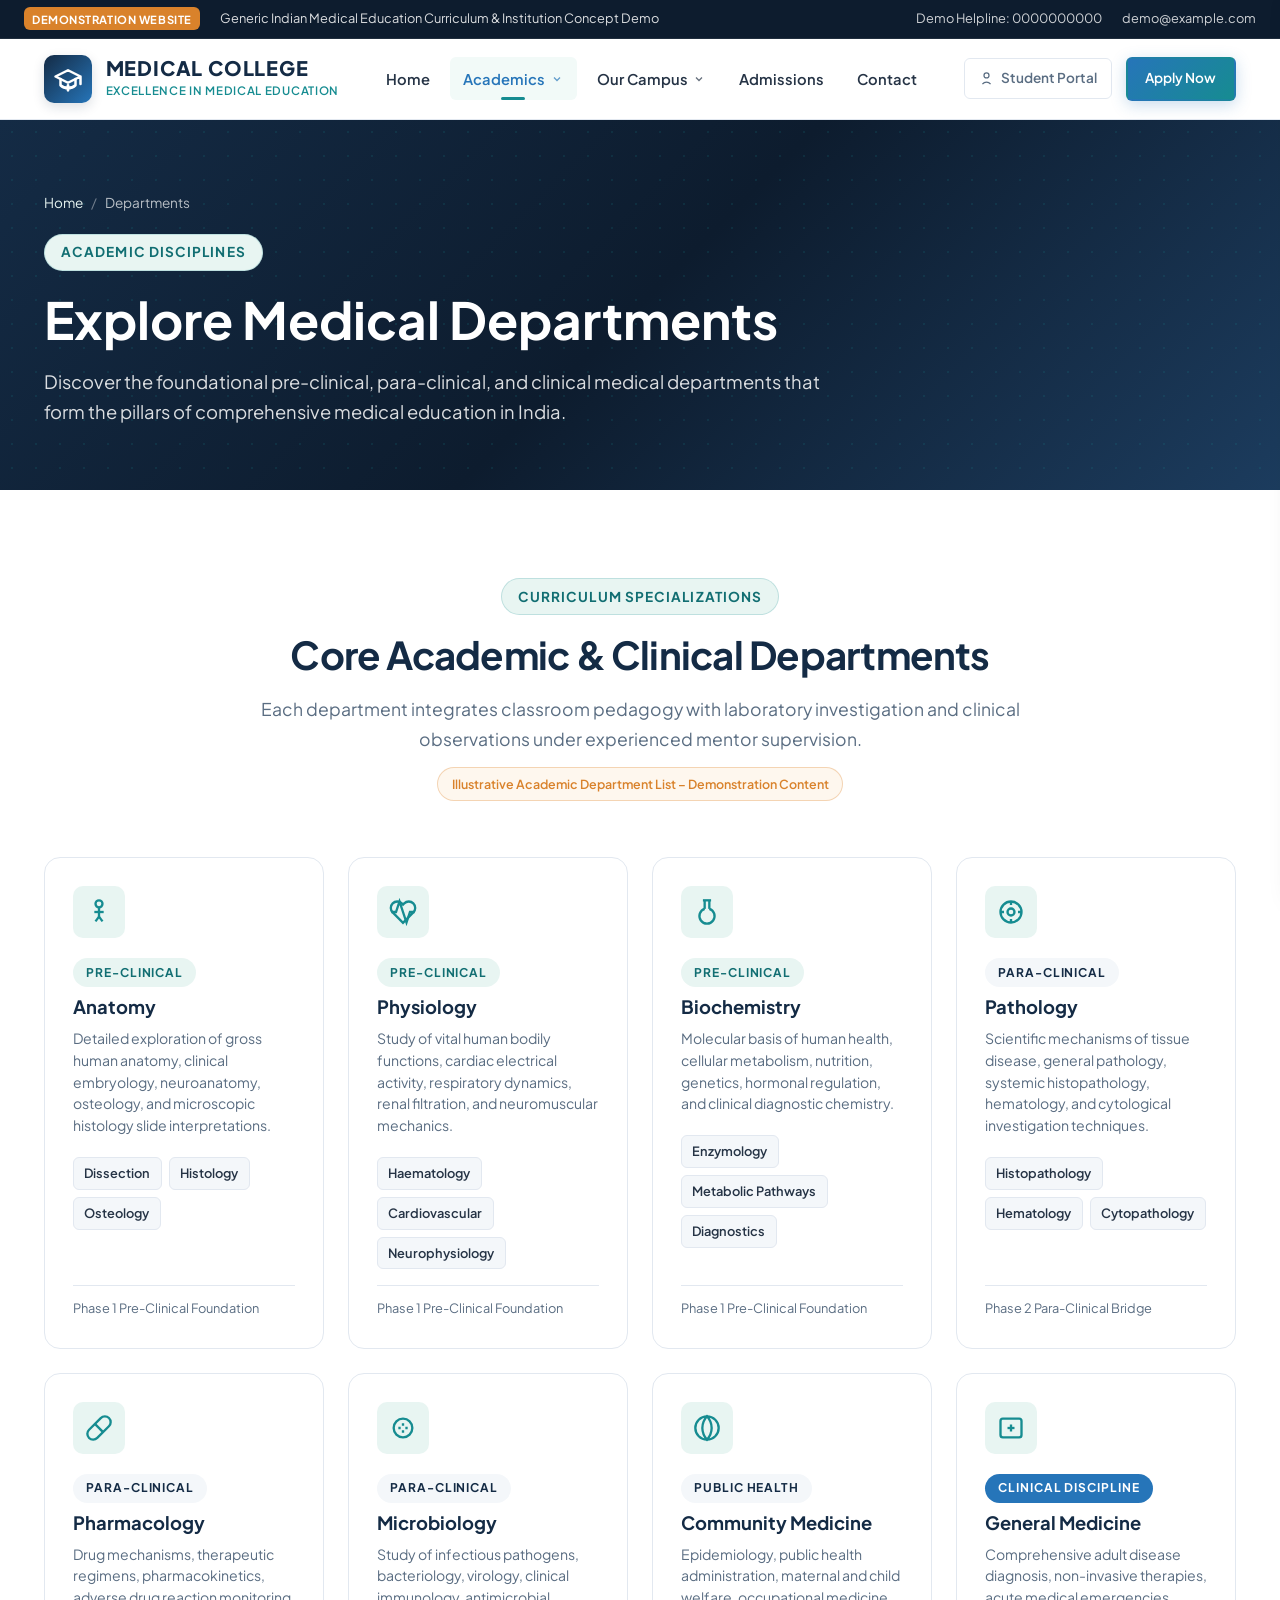
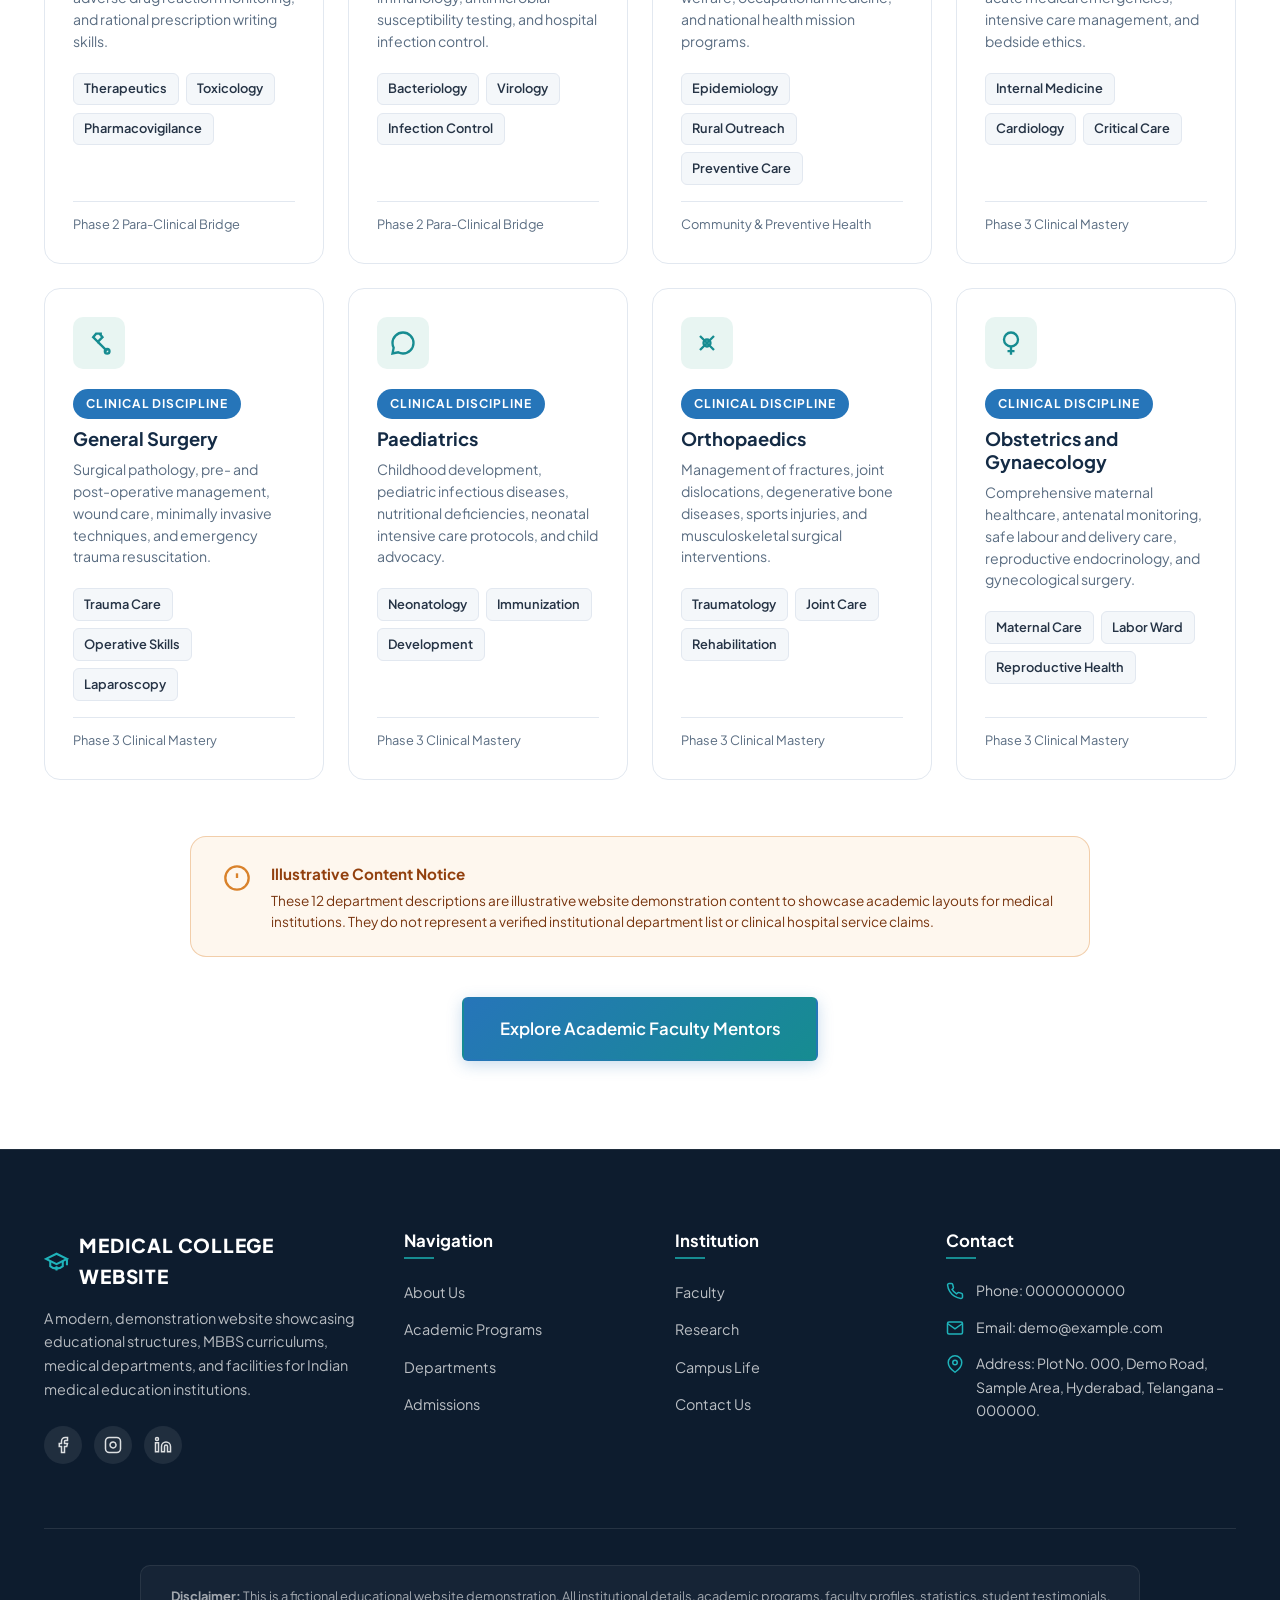
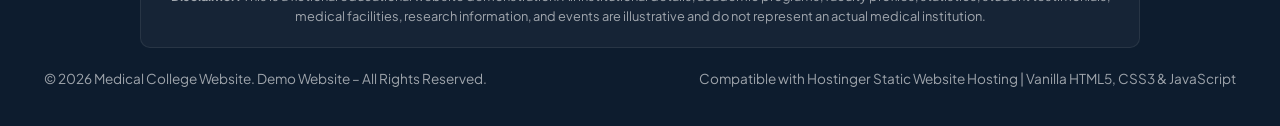
<file: departments.html>
<!DOCTYPE html>
<html lang="en">
<head>
  <meta charset="UTF-8">
  <meta name="viewport" content="width=device-width, initial-scale=1.0">
  <title>Medical Departments | Medical College Website Demo</title>
  <meta name="description" content="Explore foundational preclinical, paraclinical, and clinical medical departments essential to comprehensive medical education in India.">
  <meta name="robots" content="index, follow">
  
  <meta property="og:title" content="Medical Departments | Medical College Website Demo">
  <meta property="og:description" content="Detailed overview of 12 medical departments from Anatomy and Pathology to General Medicine and Surgery.">
  <meta property="og:type" content="website">
  <meta property="og:image" content="assets/images/anatomy-lab.webp">
  
  <link rel="stylesheet" href="assets/css/style.css">
  <link rel="stylesheet" href="assets/css/responsive.css">
</head>
<body>

  <!-- Top Announcement Bar -->
  <div class="demo-top-bar">
    <div class="top-bar-inner">
      <div class="top-bar-left">
        <span class="top-bar-badge">Demonstration Website</span>
        <span>Generic Indian Medical Education Curriculum & Institution Concept Demo</span>
      </div>
      <div class="top-bar-right">
        <a href="tel:0000000000" class="top-bar-link">Demo Helpline: 0000000000</a>
        <a href="mailto:demo@example.com" class="top-bar-link">demo@example.com</a>
      </div>
    </div>
  </div>

  <!-- Header -->
  <header class="site-header" id="siteHeader">
    <div class="container header-container">
      <a href="index.html" class="brand-logo" aria-label="Medical College Website Home">
        <div class="brand-emblem">
          <svg viewBox="0 0 24 24" fill="none" stroke="currentColor" stroke-width="2" stroke-linecap="round" stroke-linejoin="round">
            <path d="M22 10v6M2 10l10-5 10 5-10 5z"/>
            <path d="M6 12v5c3 3 9 3 12 0v-5"/>
            <path d="M12 17v4M10 19h4" stroke-width="2.2"/>
          </svg>
        </div>
        <div class="brand-text-wrap">
          <span class="brand-title">MEDICAL COLLEGE</span>
          <span class="brand-subtitle">Excellence in Medical Education</span>
        </div>
      </a>

            <!-- Desktop Navigation Menu -->
      <nav class="main-nav" aria-label="Main Navigation">
        <ul class="nav-list">
          <li><a href="index.html" class="nav-link">Home</a></li>

          <!-- Academics Dropdown -->
          <li class="nav-item-dropdown">
            <a href="academics.html" class="nav-link dropdown-toggle" aria-haspopup="true" aria-expanded="false">
              Academics
              <svg class="dropdown-chevron" width="12" height="12" viewBox="0 0 24 24" fill="none" stroke="currentColor" stroke-width="2.5"><polyline points="6 9 12 15 18 9"></polyline></svg>
            </a>
            <ul class="dropdown-menu">
              <li><a href="academics.html" class="dropdown-link">Academic Programs</a></li>
              <li><a href="departments.html" class="dropdown-link">Medical Departments</a></li>
              <li><a href="research.html" class="dropdown-link">Research & Innovation</a></li>
            </ul>
          </li>

          <!-- Campus Dropdown -->
          <li class="nav-item-dropdown">
            <a href="about.html" class="nav-link dropdown-toggle" aria-haspopup="true" aria-expanded="false">
              Our Campus
              <svg class="dropdown-chevron" width="12" height="12" viewBox="0 0 24 24" fill="none" stroke="currentColor" stroke-width="2.5"><polyline points="6 9 12 15 18 9"></polyline></svg>
            </a>
            <ul class="dropdown-menu">
              <li><a href="about.html" class="dropdown-link">About Our College</a></li>
              <li><a href="faculty.html" class="dropdown-link">Faculty Mentors</a></li>
              <li><a href="campus-life.html" class="dropdown-link">Campus Life & Facilities</a></li>
            </ul>
          </li>

          <li><a href="admissions.html" class="nav-link">Admissions</a></li>
          <li><a href="contact.html" class="nav-link">Contact</a></li>
        </ul>
      </nav>

      <div class="header-actions">
        <a href="index.html#enquirySection" class="portal-demo-btn">
          <svg width="15" height="15" viewBox="0 0 24 24" fill="none" stroke="currentColor" stroke-width="2"><circle cx="12" cy="7" r="4"/><path d="M5.5 21a8.38 8.38 0 0 1 13 0"/></svg>
          Student Portal
        </a>
        <a href="admissions.html" class="btn btn-primary btn-sm">Apply Now</a>
        <button class="mobile-nav-toggle" id="mobileNavToggle" aria-label="Toggle navigation menu">
          <span></span>
          <span></span>
          <span></span>
        </button>
      </div>
    </div>
  </header>

  <!-- Mobile Drawer -->
  <div class="mobile-menu-overlay" id="mobileMenuOverlay"></div>
  <div class="mobile-nav-drawer" id="mobileNavDrawer">
    <div class="mobile-drawer-header">
      <div class="brand-text-wrap">
        <span class="brand-title">MEDICAL COLLEGE</span>
        <span class="brand-subtitle">Navigation</span>
      </div>
      <button class="mobile-drawer-close" id="mobileDrawerClose" aria-label="Close menu">&times;</button>
    </div>
    <ul class="mobile-nav-list">
      <li><a href="index.html" class="nav-link">Home</a></li>
      <li><a href="about.html" class="nav-link">About Us</a></li>
      <li><a href="academics.html" class="nav-link">Academics</a></li>
      <li><a href="departments.html" class="nav-link active">Departments</a></li>
      <li><a href="admissions.html" class="nav-link">Admissions</a></li>
      <li><a href="faculty.html" class="nav-link">Faculty</a></li>
      <li><a href="research.html" class="nav-link">Research</a></li>
      <li><a href="campus-life.html" class="nav-link">Campus Life</a></li>
      <li><a href="contact.html" class="nav-link">Contact</a></li>
    </ul>
    <div class="mobile-drawer-cta">
      <a href="admissions.html" class="btn btn-primary">Apply Now</a>
      <a href="contact.html" class="btn btn-secondary">Contact Us</a>
    </div>
  </div>

  <main>
    <!-- Page Hero Banner -->
    <section class="page-hero">
      <div class="container">
        <div class="page-hero-inner reveal-on-scroll">
          <div class="breadcrumb-nav">
            <a href="index.html">Home</a>
            <span class="breadcrumb-separator">/</span>
            <span>Departments</span>
          </div>
          <span class="section-badge">ACADEMIC DISCIPLINES</span>
          <h1 class="page-hero-title">Explore Medical Departments</h1>
          <p class="page-hero-desc">Discover the foundational pre-clinical, para-clinical, and clinical medical departments that form the pillars of comprehensive medical education in India.</p>
        </div>
      </div>
    </section>

    <!-- Medical Departments Detailed Grid -->
    <section class="section">
      <div class="container">
        <div class="section-header reveal-on-scroll">
          <span class="section-badge">CURRICULUM SPECIALIZATIONS</span>
          <h2 class="section-title">Core Academic & Clinical Departments</h2>
          <p class="section-desc">Each department integrates classroom pedagogy with laboratory investigation and clinical observations under experienced mentor supervision.</p>
          <div class="demo-disclaimer-pill">Illustrative Academic Department List – Demonstration Content</div>
        </div>

        <div class="departments-grid">
          <!-- 1. Anatomy -->
          <div class="department-card reveal-on-scroll">
            <div class="dept-icon-wrapper">
              <svg viewBox="0 0 24 24" fill="none" stroke="currentColor" stroke-width="2"><circle cx="12" cy="5" r="3"/><path d="M12 8v8"/><path d="M8 12h8"/><path d="M9 20l3-4 3 4"/></svg>
            </div>
            <span class="program-type-tag" style="margin-bottom: 0.5rem;">Pre-Clinical</span>
            <h3 class="dept-title">Anatomy</h3>
            <p class="dept-desc">Detailed exploration of gross human anatomy, clinical embryology, neuroanatomy, osteology, and microscopic histology slide interpretations.</p>
            <div class="program-chips-list" style="margin-bottom: 1rem;">
              <span class="program-chip">Dissection</span>
              <span class="program-chip">Histology</span>
              <span class="program-chip">Osteology</span>
            </div>
            <p class="stat-subtext" style="margin-top: auto; border-top: 1px solid var(--color-border-grey); padding-top: 0.75rem;">Phase 1 Pre-Clinical Foundation</p>
          </div>

          <!-- 2. Physiology -->
          <div class="department-card reveal-on-scroll">
            <div class="dept-icon-wrapper">
              <svg viewBox="0 0 24 24" fill="none" stroke="currentColor" stroke-width="2"><path d="M20.84 4.61a5.5 5.5 0 0 0-7.78 0L12 5.67l-1.06-1.06a5.5 5.5 0 0 0-7.78 7.78l1.06 1.06L12 21.23l7.78-7.78 1.06-1.06a5.5 5.5 0 0 0 0-7.78z"/><polyline points="22 12 18 12 15 21 9 3 6 12 2 12"/></svg>
            </div>
            <span class="program-type-tag" style="margin-bottom: 0.5rem;">Pre-Clinical</span>
            <h3 class="dept-title">Physiology</h3>
            <p class="dept-desc">Study of vital human bodily functions, cardiac electrical activity, respiratory dynamics, renal filtration, and neuromuscular mechanics.</p>
            <div class="program-chips-list" style="margin-bottom: 1rem;">
              <span class="program-chip">Haematology</span>
              <span class="program-chip">Cardiovascular</span>
              <span class="program-chip">Neurophysiology</span>
            </div>
            <p class="stat-subtext" style="margin-top: auto; border-top: 1px solid var(--color-border-grey); padding-top: 0.75rem;">Phase 1 Pre-Clinical Foundation</p>
          </div>

          <!-- 3. Biochemistry -->
          <div class="department-card reveal-on-scroll">
            <div class="dept-icon-wrapper">
              <svg viewBox="0 0 24 24" fill="none" stroke="currentColor" stroke-width="2"><path d="M10 2v7.31"/><path d="M14 9.3V1.99"/><path d="M8.5 2h7"/><path d="M14 9.3a6.5 6.5 0 1 1-4 0"/></svg>
            </div>
            <span class="program-type-tag" style="margin-bottom: 0.5rem;">Pre-Clinical</span>
            <h3 class="dept-title">Biochemistry</h3>
            <p class="dept-desc">Molecular basis of human health, cellular metabolism, nutrition, genetics, hormonal regulation, and clinical diagnostic chemistry.</p>
            <div class="program-chips-list" style="margin-bottom: 1rem;">
              <span class="program-chip">Enzymology</span>
              <span class="program-chip">Metabolic Pathways</span>
              <span class="program-chip">Diagnostics</span>
            </div>
            <p class="stat-subtext" style="margin-top: auto; border-top: 1px solid var(--color-border-grey); padding-top: 0.75rem;">Phase 1 Pre-Clinical Foundation</p>
          </div>

          <!-- 4. Pathology -->
          <div class="department-card reveal-on-scroll">
            <div class="dept-icon-wrapper">
              <svg viewBox="0 0 24 24" fill="none" stroke="currentColor" stroke-width="2"><circle cx="12" cy="12" r="9"/><circle cx="12" cy="12" r="3"/><path d="M12 3v3M12 18v3M3 12h3M18 12h3"/></svg>
            </div>
            <span class="program-type-tag" style="margin-bottom: 0.5rem; background: var(--color-light-grey); color: var(--color-navy);">Para-Clinical</span>
            <h3 class="dept-title">Pathology</h3>
            <p class="dept-desc">Scientific mechanisms of tissue disease, general pathology, systemic histopathology, hematology, and cytological investigation techniques.</p>
            <div class="program-chips-list" style="margin-bottom: 1rem;">
              <span class="program-chip">Histopathology</span>
              <span class="program-chip">Hematology</span>
              <span class="program-chip">Cytopathology</span>
            </div>
            <p class="stat-subtext" style="margin-top: auto; border-top: 1px solid var(--color-border-grey); padding-top: 0.75rem;">Phase 2 Para-Clinical Bridge</p>
          </div>

          <!-- 5. Pharmacology -->
          <div class="department-card reveal-on-scroll">
            <div class="dept-icon-wrapper">
              <svg viewBox="0 0 24 24" fill="none" stroke="currentColor" stroke-width="2"><path d="M10.5 20.5l10-10a4.95 4.95 0 1 0-7-7l-10 10a4.95 4.95 0 1 0 7 7z"/><line x1="8.5" y1="8.5" x2="15.5" y2="15.5"/></svg>
            </div>
            <span class="program-type-tag" style="margin-bottom: 0.5rem; background: var(--color-light-grey); color: var(--color-navy);">Para-Clinical</span>
            <h3 class="dept-title">Pharmacology</h3>
            <p class="dept-desc">Drug mechanisms, therapeutic regimens, pharmacokinetics, adverse drug reaction monitoring, and rational prescription writing skills.</p>
            <div class="program-chips-list" style="margin-bottom: 1rem;">
              <span class="program-chip">Therapeutics</span>
              <span class="program-chip">Toxicology</span>
              <span class="program-chip">Pharmacovigilance</span>
            </div>
            <p class="stat-subtext" style="margin-top: auto; border-top: 1px solid var(--color-border-grey); padding-top: 0.75rem;">Phase 2 Para-Clinical Bridge</p>
          </div>

          <!-- 6. Microbiology -->
          <div class="department-card reveal-on-scroll">
            <div class="dept-icon-wrapper">
              <svg viewBox="0 0 24 24" fill="none" stroke="currentColor" stroke-width="2"><circle cx="12" cy="12" r="8"/><path d="M12 8v2M8 12h2M12 14v2M14 12h2"/></svg>
            </div>
            <span class="program-type-tag" style="margin-bottom: 0.5rem; background: var(--color-light-grey); color: var(--color-navy);">Para-Clinical</span>
            <h3 class="dept-title">Microbiology</h3>
            <p class="dept-desc">Study of infectious pathogens, bacteriology, virology, clinical immunology, antimicrobial susceptibility testing, and hospital infection control.</p>
            <div class="program-chips-list" style="margin-bottom: 1rem;">
              <span class="program-chip">Bacteriology</span>
              <span class="program-chip">Virology</span>
              <span class="program-chip">Infection Control</span>
            </div>
            <p class="stat-subtext" style="margin-top: auto; border-top: 1px solid var(--color-border-grey); padding-top: 0.75rem;">Phase 2 Para-Clinical Bridge</p>
          </div>

          <!-- 7. Community Medicine -->
          <div class="department-card reveal-on-scroll">
            <div class="dept-icon-wrapper">
              <svg viewBox="0 0 24 24" fill="none" stroke="currentColor" stroke-width="2"><circle cx="12" cy="12" r="10"/><path d="M12 2a15.3 15.3 0 0 1 4 10 15.3 15.3 0 0 1-4 10 15.3 15.3 0 0 1-4-10 15.3 15.3 0 0 1 4-10z"/></svg>
            </div>
            <span class="program-type-tag" style="margin-bottom: 0.5rem; background: var(--color-light-grey); color: var(--color-navy);">Public Health</span>
            <h3 class="dept-title">Community Medicine</h3>
            <p class="dept-desc">Epidemiology, public health administration, maternal and child welfare, occupational medicine, and national health mission programs.</p>
            <div class="program-chips-list" style="margin-bottom: 1rem;">
              <span class="program-chip">Epidemiology</span>
              <span class="program-chip">Rural Outreach</span>
              <span class="program-chip">Preventive Care</span>
            </div>
            <p class="stat-subtext" style="margin-top: auto; border-top: 1px solid var(--color-border-grey); padding-top: 0.75rem;">Community & Preventive Health</p>
          </div>

          <!-- 8. General Medicine -->
          <div class="department-card reveal-on-scroll">
            <div class="dept-icon-wrapper">
              <svg viewBox="0 0 24 24" fill="none" stroke="currentColor" stroke-width="2"><rect x="3" y="4" width="18" height="16" rx="2"/><line x1="12" y1="9" x2="12" y2="15"/><line x1="9" y1="12" x2="15" y2="12"/></svg>
            </div>
            <span class="program-type-tag" style="margin-bottom: 0.5rem; background: var(--color-blue); color: #fff;">Clinical Discipline</span>
            <h3 class="dept-title">General Medicine</h3>
            <p class="dept-desc">Comprehensive adult disease diagnosis, non-invasive therapies, acute medical emergencies, intensive care management, and bedside ethics.</p>
            <div class="program-chips-list" style="margin-bottom: 1rem;">
              <span class="program-chip">Internal Medicine</span>
              <span class="program-chip">Cardiology</span>
              <span class="program-chip">Critical Care</span>
            </div>
            <p class="stat-subtext" style="margin-top: auto; border-top: 1px solid var(--color-border-grey); padding-top: 0.75rem;">Phase 3 Clinical Mastery</p>
          </div>

          <!-- 9. General Surgery -->
          <div class="department-card reveal-on-scroll">
            <div class="dept-icon-wrapper">
              <svg viewBox="0 0 24 24" fill="none" stroke="currentColor" stroke-width="2"><path d="M14.5 4h-5L7 7l4 4 4-4-2.5-3z"/><line x1="11" y1="11" x2="19" y2="19"/><circle cx="19" cy="19" r="2"/></svg>
            </div>
            <span class="program-type-tag" style="margin-bottom: 0.5rem; background: var(--color-blue); color: #fff;">Clinical Discipline</span>
            <h3 class="dept-title">General Surgery</h3>
            <p class="dept-desc">Surgical pathology, pre- and post-operative management, wound care, minimally invasive techniques, and emergency trauma resuscitation.</p>
            <div class="program-chips-list" style="margin-bottom: 1rem;">
              <span class="program-chip">Trauma Care</span>
              <span class="program-chip">Operative Skills</span>
              <span class="program-chip">Laparoscopy</span>
            </div>
            <p class="stat-subtext" style="margin-top: auto; border-top: 1px solid var(--color-border-grey); padding-top: 0.75rem;">Phase 3 Clinical Mastery</p>
          </div>

          <!-- 10. Paediatrics -->
          <div class="department-card reveal-on-scroll">
            <div class="dept-icon-wrapper">
              <svg viewBox="0 0 24 24" fill="none" stroke="currentColor" stroke-width="2"><path d="M12 21a9 9 0 1 0-9-9c0 1.48.36 2.88 1 4.11L3 21l4.89-1c1.23.64 2.63 1 4.11 1z"/></svg>
            </div>
            <span class="program-type-tag" style="margin-bottom: 0.5rem; background: var(--color-blue); color: #fff;">Clinical Discipline</span>
            <h3 class="dept-title">Paediatrics</h3>
            <p class="dept-desc">Childhood development, pediatric infectious diseases, nutritional deficiencies, neonatal intensive care protocols, and child advocacy.</p>
            <div class="program-chips-list" style="margin-bottom: 1rem;">
              <span class="program-chip">Neonatology</span>
              <span class="program-chip">Immunization</span>
              <span class="program-chip">Development</span>
            </div>
            <p class="stat-subtext" style="margin-top: auto; border-top: 1px solid var(--color-border-grey); padding-top: 0.75rem;">Phase 3 Clinical Mastery</p>
          </div>

          <!-- 11. Orthopaedics -->
          <div class="department-card reveal-on-scroll">
            <div class="dept-icon-wrapper">
              <svg viewBox="0 0 24 24" fill="none" stroke="currentColor" stroke-width="2"><path d="M18 6L6 18M6 6l12 12"/><circle cx="12" cy="12" r="3"/></svg>
            </div>
            <span class="program-type-tag" style="margin-bottom: 0.5rem; background: var(--color-blue); color: #fff;">Clinical Discipline</span>
            <h3 class="dept-title">Orthopaedics</h3>
            <p class="dept-desc">Management of fractures, joint dislocations, degenerative bone diseases, sports injuries, and musculoskeletal surgical interventions.</p>
            <div class="program-chips-list" style="margin-bottom: 1rem;">
              <span class="program-chip">Traumatology</span>
              <span class="program-chip">Joint Care</span>
              <span class="program-chip">Rehabilitation</span>
            </div>
            <p class="stat-subtext" style="margin-top: auto; border-top: 1px solid var(--color-border-grey); padding-top: 0.75rem;">Phase 3 Clinical Mastery</p>
          </div>

          <!-- 12. Obstetrics and Gynaecology -->
          <div class="department-card reveal-on-scroll">
            <div class="dept-icon-wrapper">
              <svg viewBox="0 0 24 24" fill="none" stroke="currentColor" stroke-width="2"><circle cx="12" cy="9" r="6"/><path d="M12 15v7M9 19h6"/></svg>
            </div>
            <span class="program-type-tag" style="margin-bottom: 0.5rem; background: var(--color-blue); color: #fff;">Clinical Discipline</span>
            <h3 class="dept-title">Obstetrics and Gynaecology</h3>
            <p class="dept-desc">Comprehensive maternal healthcare, antenatal monitoring, safe labour and delivery care, reproductive endocrinology, and gynecological surgery.</p>
            <div class="program-chips-list" style="margin-bottom: 1rem;">
              <span class="program-chip">Maternal Care</span>
              <span class="program-chip">Labor Ward</span>
              <span class="program-chip">Reproductive Health</span>
            </div>
            <p class="stat-subtext" style="margin-top: auto; border-top: 1px solid var(--color-border-grey); padding-top: 0.75rem;">Phase 3 Clinical Mastery</p>
          </div>
        </div>

        <div class="timeline-disclaimer-box reveal-on-scroll" style="margin-top: 3.5rem;">
          <svg viewBox="0 0 24 24" fill="none" stroke="currentColor" stroke-width="2"><circle cx="12" cy="12" r="10"/><line x1="12" y1="8" x2="12" y2="12"/><line x1="12" y1="16" x2="12.01" y2="16"/></svg>
          <div>
            <div class="timeline-disclaimer-title">Illustrative Content Notice</div>
            <p class="timeline-disclaimer-text">These 12 department descriptions are illustrative website demonstration content to showcase academic layouts for medical institutions. They do not represent a verified institutional department list or clinical hospital service claims.</p>
          </div>
        </div>

        <div style="text-align: center; margin-top: 2.5rem;">
          <a href="faculty.html" class="btn btn-primary btn-lg">Explore Academic Faculty Mentors</a>
        </div>
      </div>
    </section>
  </main>

  <!-- Footer -->
  <footer class="site-footer">
    <div class="container">
      <div class="footer-top-grid">
        <div>
          <div class="footer-brand-title">
            <svg viewBox="0 0 24 24" fill="none" stroke="currentColor" stroke-width="2">
              <path d="M22 10v6M2 10l10-5 10 5-10 5z"/>
              <path d="M6 12v5c3 3 9 3 12 0v-5"/>
              <path d="M12 17v4M10 19h4" stroke-width="2"/>
            </svg>
            MEDICAL COLLEGE WEBSITE
          </div>
          <p class="footer-about-text">A modern, demonstration website showcasing educational structures, MBBS curriculums, medical departments, and facilities for Indian medical education institutions.</p>
          <div class="footer-social-links">
            <div class="social-icon-btn" aria-label="Social Link"><svg viewBox="0 0 24 24" fill="none" stroke="currentColor" stroke-width="2"><path d="M18 2h-3a5 5 0 0 0-5 5v3H7v4h3v8h4v-8h3l1-4h-4V7a1 1 0 0 1 1-1h3z"/></svg></div>
            <div class="social-icon-btn" aria-label="Social Link"><svg viewBox="0 0 24 24" fill="none" stroke="currentColor" stroke-width="2"><rect x="2" y="2" width="20" height="20" rx="5" ry="5"/><path d="M16 11.37A4 4 0 1 1 12.63 8 4 4 0 0 1 16 11.37z"/><line x1="17.5" y1="6.5" x2="17.51" y2="6.5"/></svg></div>
            <div class="social-icon-btn" aria-label="Social Link"><svg viewBox="0 0 24 24" fill="none" stroke="currentColor" stroke-width="2"><path d="M16 8a6 6 0 0 1 6 6v7h-4v-7a2 2 0 0 0-2-2 2 2 0 0 0-2 2v7h-4v-7a6 6 0 0 1 6-6z"/><rect x="2" y="9" width="4" height="12"/><circle cx="4" cy="4" r="2"/></svg></div>
          </div>
        </div>

        <div>
          <h4 class="footer-col-title">Navigation</h4>
          <ul class="footer-nav-list">
            <li><a href="about.html">About Us</a></li>
            <li><a href="academics.html">Academic Programs</a></li>
            <li><a href="departments.html">Departments</a></li>
            <li><a href="admissions.html">Admissions</a></li>
          </ul>
        </div>

        <div>
          <h4 class="footer-col-title">Institution</h4>
          <ul class="footer-nav-list">
            <li><a href="faculty.html">Faculty</a></li>
            <li><a href="research.html">Research</a></li>
            <li><a href="campus-life.html">Campus Life</a></li>
            <li><a href="contact.html">Contact Us</a></li>
          </ul>
        </div>

        <div>
          <h4 class="footer-col-title">Contact</h4>
          <div class="footer-contact-list">
            <div class="footer-contact-row">
              <svg viewBox="0 0 24 24" fill="none" stroke="currentColor" stroke-width="2"><path d="M22 16.92v3a2 2 0 0 1-2.18 2 19.79 19.79 0 0 1-8.63-3.07 19.5 19.5 0 0 1-6-6 19.79 19.79 0 0 1-3.07-8.67A2 2 0 0 1 4.11 2h3a2 2 0 0 1 2 1.72 12.84 12.84 0 0 0 .7 2.81 2 2 0 0 1-.45 2.11L8.09 9.91a16 16 0 0 0 6 6l1.27-1.27a2 2 0 0 1 2.11-.45 12.84 12.84 0 0 0 2.81.7A2 2 0 0 1 22 16.92z"/></svg>
              <span>Phone: 0000000000</span>
            </div>
            <div class="footer-contact-row">
              <svg viewBox="0 0 24 24" fill="none" stroke="currentColor" stroke-width="2"><path d="M4 4h16c1.1 0 2 .9 2 2v12c0 1.1-.9 2-2 2H4c-1.1 0-2-.9-2-2V6c0-1.1.9-2 2-2z"/><polyline points="22,6 12,13 2,6"/></svg>
              <span>Email: demo@example.com</span>
            </div>
            <div class="footer-contact-row">
              <svg viewBox="0 0 24 24" fill="none" stroke="currentColor" stroke-width="2"><path d="M21 10c0 7-9 13-9 13s-9-6-9-13a9 9 0 0 1 18 0z"/><circle cx="12" cy="10" r="3"/></svg>
              <span>Address: Plot No. 000, Demo Road, Sample Area, Hyderabad, Telangana – 000000.</span>
            </div>
          </div>
        </div>
      </div>

      <div class="footer-bottom">
        <div class="footer-legal-disclaimer">
          <strong>Disclaimer:</strong> This is a fictional educational website demonstration. All institutional details, academic programs, faculty profiles, statistics, student testimonials, medical facilities, research information, and events are illustrative and do not represent an actual medical institution.
        </div>
        <div class="footer-copy-row">
          <div>&copy; 2026 Medical College Website. Demo Website – All Rights Reserved.</div>
          <div>Compatible with Hostinger Static Website Hosting | Vanilla HTML5, CSS3 & JavaScript</div>
        </div>
      </div>
    </div>
  </footer>

  <button class="back-to-top-btn" id="backToTopBtn" aria-label="Back to top">
    <svg viewBox="0 0 24 24" fill="none" stroke="currentColor" stroke-width="2.5"><polyline points="18 15 12 9 6 15"></polyline></svg>
  </button>

  <script src="assets/js/script.js"></script>
</body>
</html>
</file>
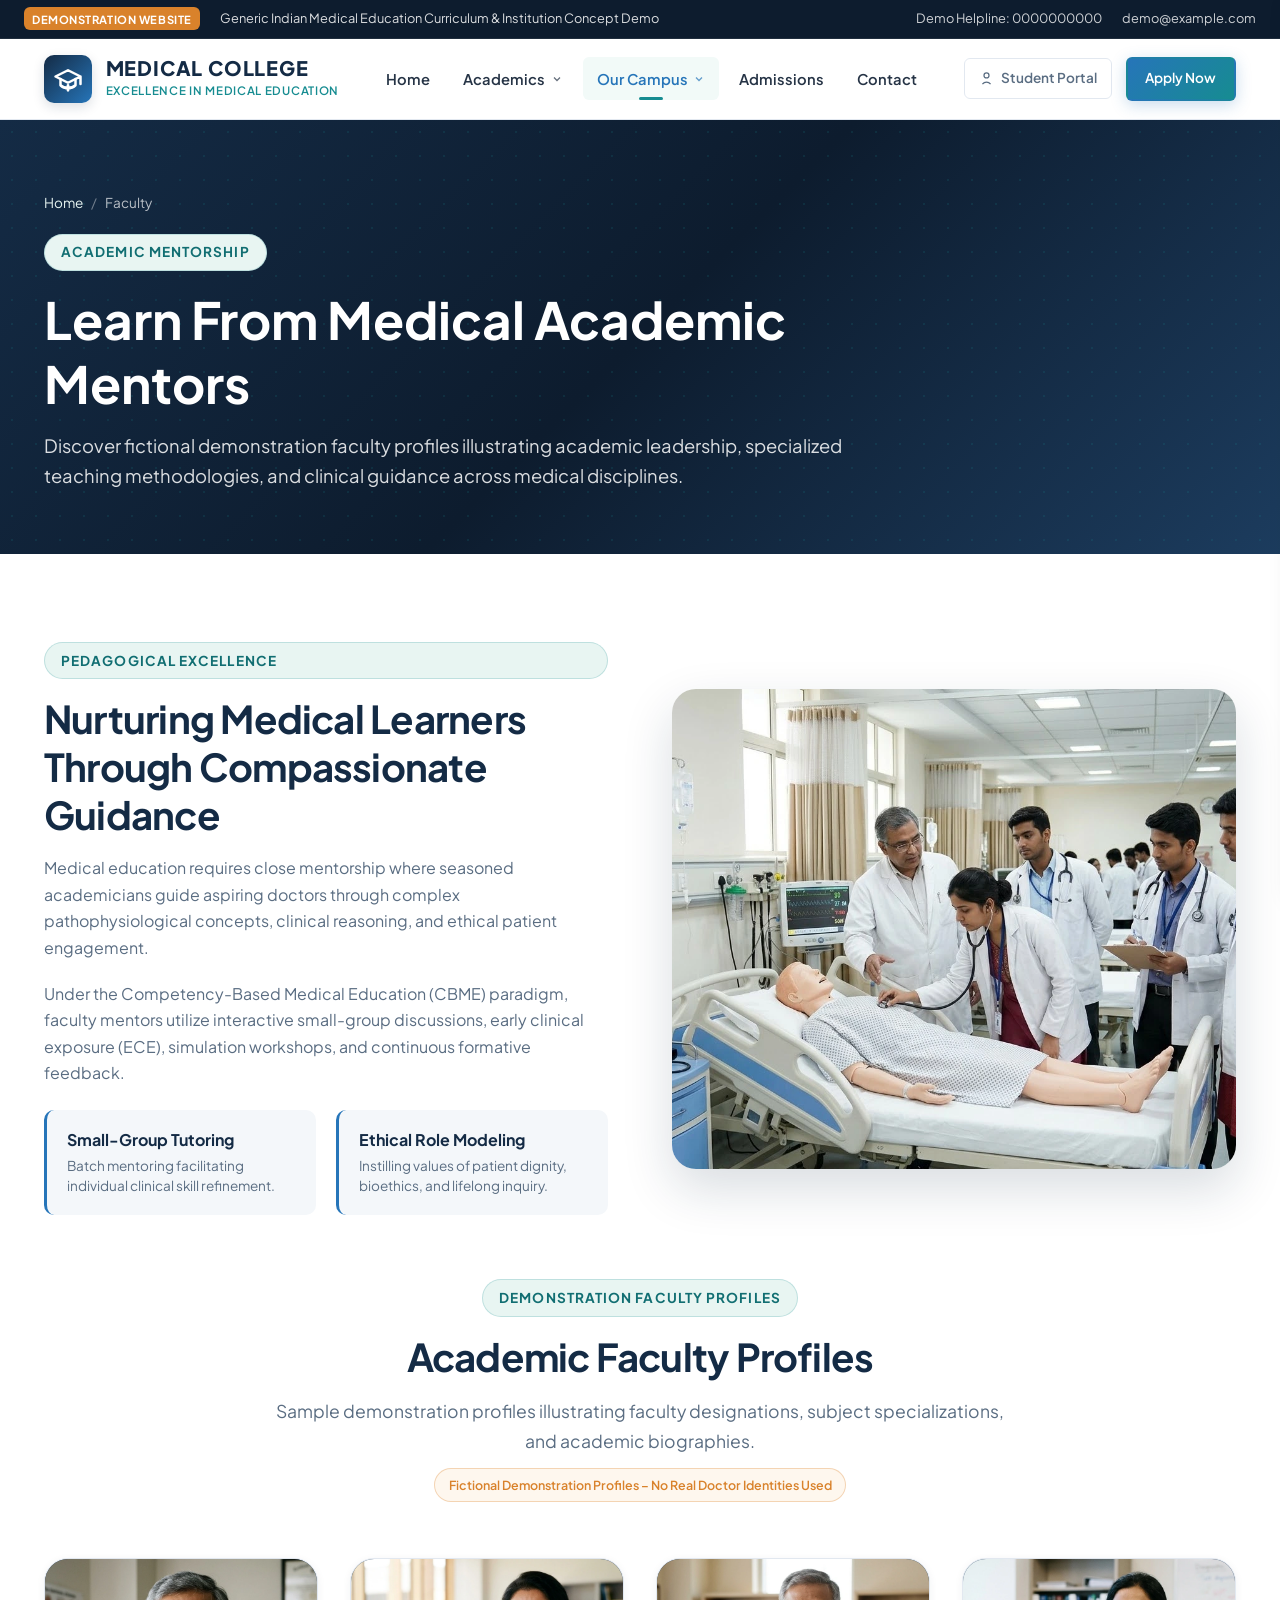
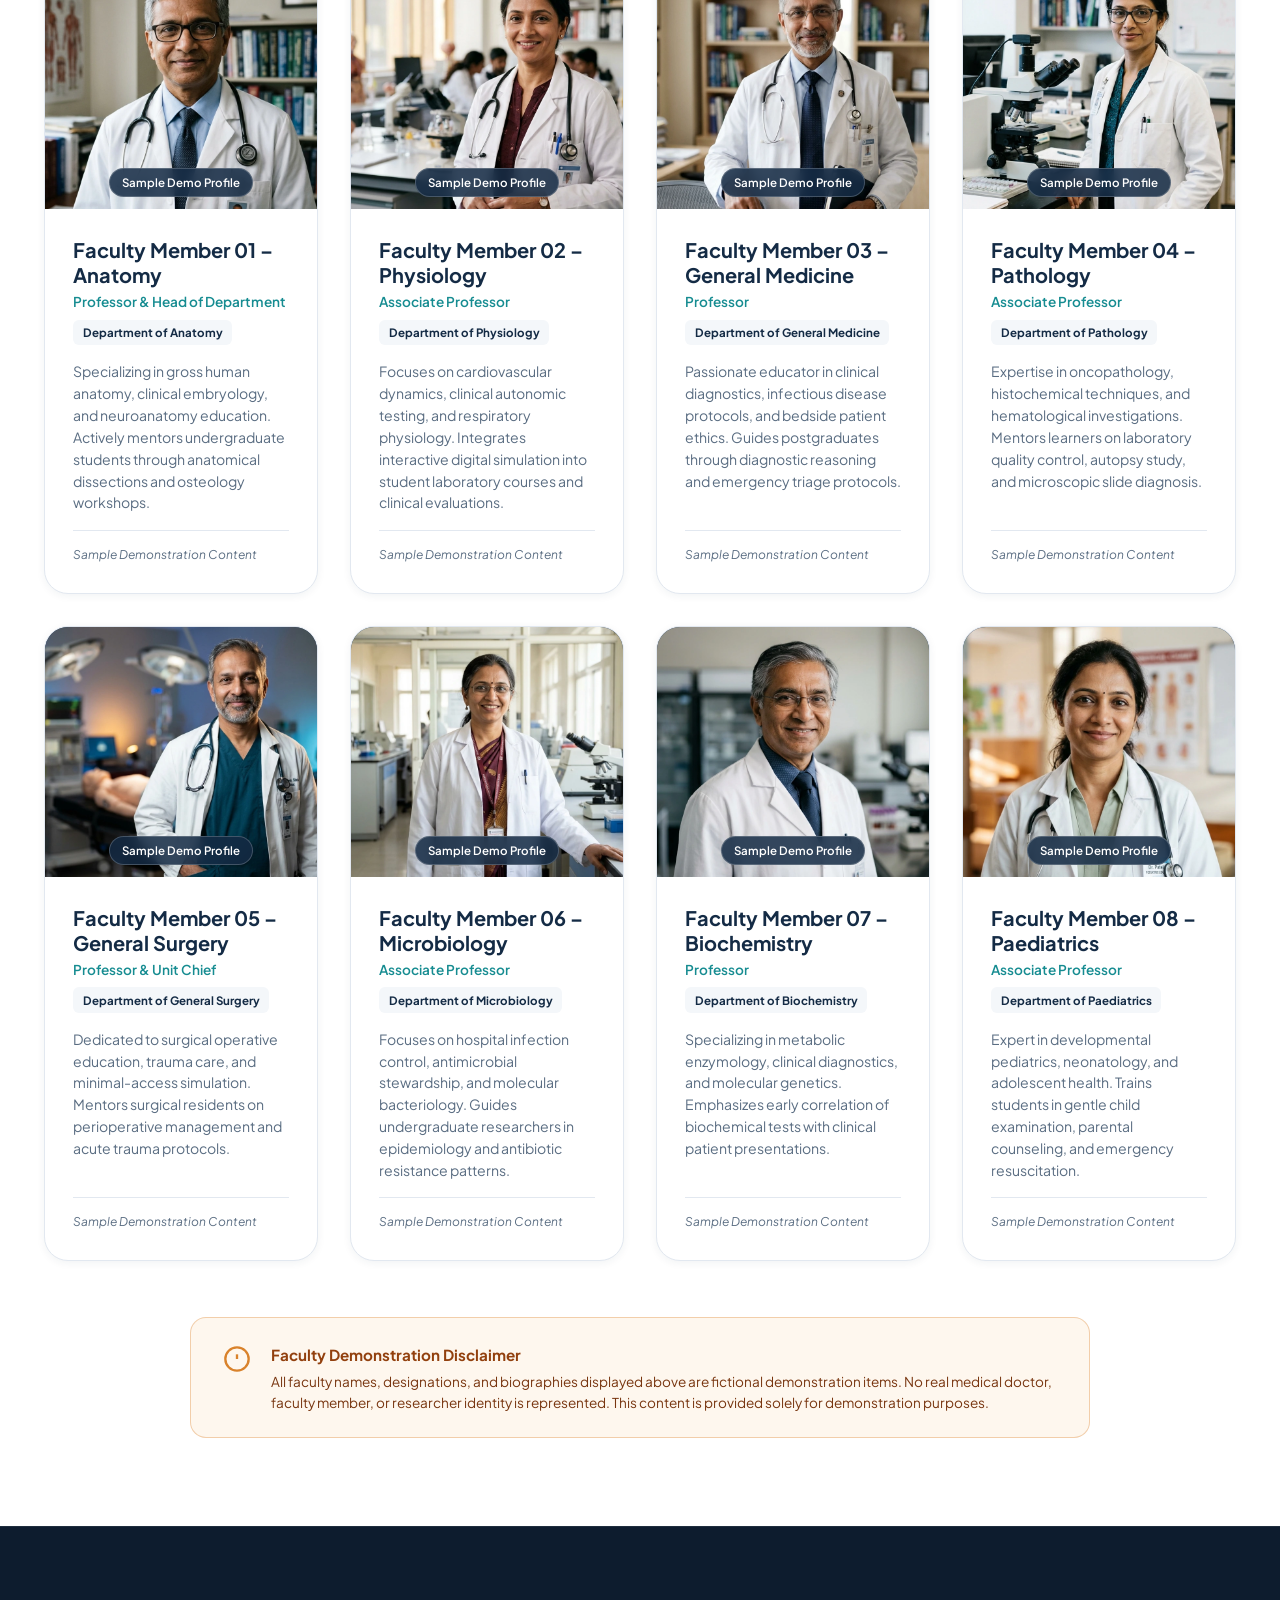
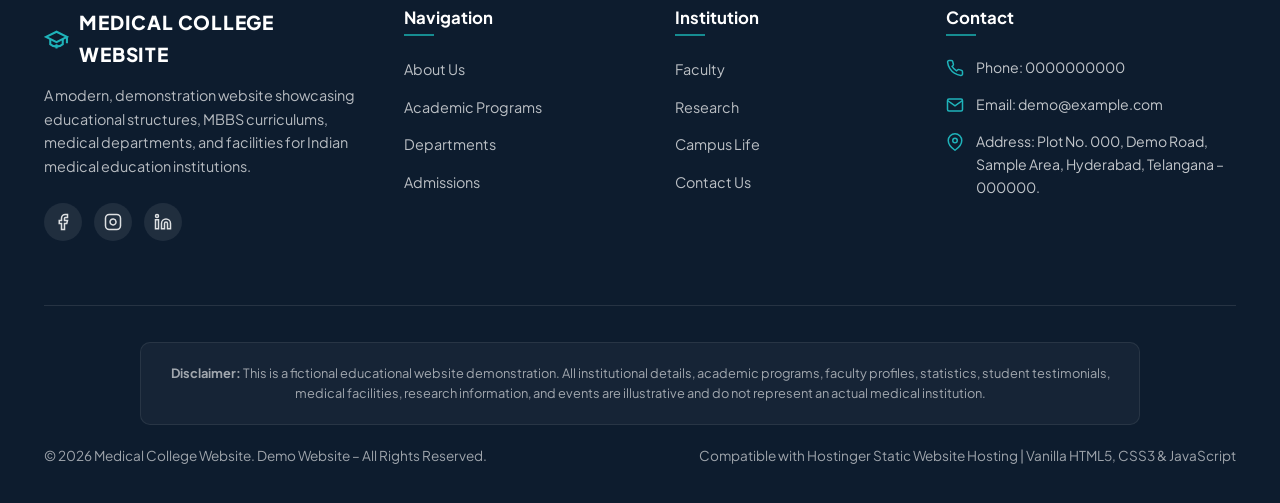
<file: faculty.html>
<!DOCTYPE html>
<html lang="en">
<head>
  <meta charset="UTF-8">
  <meta name="viewport" content="width=device-width, initial-scale=1.0">
  <title>Faculty Mentors | Medical College Website Demo</title>
  <meta name="description" content="Meet fictional demonstration medical academic mentors and faculty members across anatomy, physiology, medicine, pathology, and surgery.">
  <meta name="robots" content="index, follow">
  
  <meta property="og:title" content="Faculty Mentors | Medical College Website Demo">
  <meta property="og:description" content="Sample demonstration faculty profiles reflecting academic mentorship and clinical instruction.">
  <meta property="og:type" content="website">
  <meta property="og:image" content="assets/images/about-campus.webp">
  
  <link rel="stylesheet" href="assets/css/style.css">
  <link rel="stylesheet" href="assets/css/responsive.css">
</head>
<body>

  <!-- Top Announcement Bar -->
  <div class="demo-top-bar">
    <div class="top-bar-inner">
      <div class="top-bar-left">
        <span class="top-bar-badge">Demonstration Website</span>
        <span>Generic Indian Medical Education Curriculum & Institution Concept Demo</span>
      </div>
      <div class="top-bar-right">
        <a href="tel:0000000000" class="top-bar-link">Demo Helpline: 0000000000</a>
        <a href="mailto:demo@example.com" class="top-bar-link">demo@example.com</a>
      </div>
    </div>
  </div>

  <!-- Header -->
  <header class="site-header" id="siteHeader">
    <div class="container header-container">
      <a href="index.html" class="brand-logo" aria-label="Medical College Website Home">
        <div class="brand-emblem">
          <svg viewBox="0 0 24 24" fill="none" stroke="currentColor" stroke-width="2" stroke-linecap="round" stroke-linejoin="round">
            <path d="M22 10v6M2 10l10-5 10 5-10 5z"/>
            <path d="M6 12v5c3 3 9 3 12 0v-5"/>
            <path d="M12 17v4M10 19h4" stroke-width="2.2"/>
          </svg>
        </div>
        <div class="brand-text-wrap">
          <span class="brand-title">MEDICAL COLLEGE</span>
          <span class="brand-subtitle">Excellence in Medical Education</span>
        </div>
      </a>

            <!-- Desktop Navigation Menu -->
      <nav class="main-nav" aria-label="Main Navigation">
        <ul class="nav-list">
          <li><a href="index.html" class="nav-link">Home</a></li>

          <!-- Academics Dropdown -->
          <li class="nav-item-dropdown">
            <a href="academics.html" class="nav-link dropdown-toggle" aria-haspopup="true" aria-expanded="false">
              Academics
              <svg class="dropdown-chevron" width="12" height="12" viewBox="0 0 24 24" fill="none" stroke="currentColor" stroke-width="2.5"><polyline points="6 9 12 15 18 9"></polyline></svg>
            </a>
            <ul class="dropdown-menu">
              <li><a href="academics.html" class="dropdown-link">Academic Programs</a></li>
              <li><a href="departments.html" class="dropdown-link">Medical Departments</a></li>
              <li><a href="research.html" class="dropdown-link">Research & Innovation</a></li>
            </ul>
          </li>

          <!-- Campus Dropdown -->
          <li class="nav-item-dropdown">
            <a href="about.html" class="nav-link dropdown-toggle" aria-haspopup="true" aria-expanded="false">
              Our Campus
              <svg class="dropdown-chevron" width="12" height="12" viewBox="0 0 24 24" fill="none" stroke="currentColor" stroke-width="2.5"><polyline points="6 9 12 15 18 9"></polyline></svg>
            </a>
            <ul class="dropdown-menu">
              <li><a href="about.html" class="dropdown-link">About Our College</a></li>
              <li><a href="faculty.html" class="dropdown-link">Faculty Mentors</a></li>
              <li><a href="campus-life.html" class="dropdown-link">Campus Life & Facilities</a></li>
            </ul>
          </li>

          <li><a href="admissions.html" class="nav-link">Admissions</a></li>
          <li><a href="contact.html" class="nav-link">Contact</a></li>
        </ul>
      </nav>

      <div class="header-actions">
        <a href="index.html#enquirySection" class="portal-demo-btn">
          <svg width="15" height="15" viewBox="0 0 24 24" fill="none" stroke="currentColor" stroke-width="2"><circle cx="12" cy="7" r="4"/><path d="M5.5 21a8.38 8.38 0 0 1 13 0"/></svg>
          Student Portal
        </a>
        <a href="admissions.html" class="btn btn-primary btn-sm">Apply Now</a>
        <button class="mobile-nav-toggle" id="mobileNavToggle" aria-label="Toggle navigation menu">
          <span></span>
          <span></span>
          <span></span>
        </button>
      </div>
    </div>
  </header>

  <!-- Mobile Drawer -->
  <div class="mobile-menu-overlay" id="mobileMenuOverlay"></div>
  <div class="mobile-nav-drawer" id="mobileNavDrawer">
    <div class="mobile-drawer-header">
      <div class="brand-text-wrap">
        <span class="brand-title">MEDICAL COLLEGE</span>
        <span class="brand-subtitle">Navigation</span>
      </div>
      <button class="mobile-drawer-close" id="mobileDrawerClose" aria-label="Close menu">&times;</button>
    </div>
    <ul class="mobile-nav-list">
      <li><a href="index.html" class="nav-link">Home</a></li>
      <li><a href="about.html" class="nav-link">About Us</a></li>
      <li><a href="academics.html" class="nav-link">Academics</a></li>
      <li><a href="departments.html" class="nav-link">Departments</a></li>
      <li><a href="admissions.html" class="nav-link">Admissions</a></li>
      <li><a href="faculty.html" class="nav-link active">Faculty</a></li>
      <li><a href="research.html" class="nav-link">Research</a></li>
      <li><a href="campus-life.html" class="nav-link">Campus Life</a></li>
      <li><a href="contact.html" class="nav-link">Contact</a></li>
    </ul>
    <div class="mobile-drawer-cta">
      <a href="admissions.html" class="btn btn-primary">Apply Now</a>
      <a href="contact.html" class="btn btn-secondary">Contact Us</a>
    </div>
  </div>

  <main>
    <!-- Page Hero Banner -->
    <section class="page-hero">
      <div class="container">
        <div class="page-hero-inner reveal-on-scroll">
          <div class="breadcrumb-nav">
            <a href="index.html">Home</a>
            <span class="breadcrumb-separator">/</span>
            <span>Faculty</span>
          </div>
          <span class="section-badge">ACADEMIC MENTORSHIP</span>
          <h1 class="page-hero-title">Learn From Medical Academic Mentors</h1>
          <p class="page-hero-desc">Discover fictional demonstration faculty profiles illustrating academic leadership, specialized teaching methodologies, and clinical guidance across medical disciplines.</p>
        </div>
      </div>
    </section>

    <!-- Faculty Mentorship Philosophy -->
    <section class="section">
      <div class="container">
        <div class="about-grid" style="margin-bottom: 4rem;">
          <div class="about-content-column reveal-on-scroll">
            <span class="section-badge">PEDAGOGICAL EXCELLENCE</span>
            <h2 class="section-title">Nurturing Medical Learners Through Compassionate Guidance</h2>
            <p style="margin-bottom: 1.25rem;">Medical education requires close mentorship where seasoned academicians guide aspiring doctors through complex pathophysiological concepts, clinical reasoning, and ethical patient engagement.</p>
            <p style="margin-bottom: 1.5rem;">Under the Competency-Based Medical Education (CBME) paradigm, faculty mentors utilize interactive small-group discussions, early clinical exposure (ECE), simulation workshops, and continuous formative feedback.</p>

            <div class="about-values-grid" style="margin: 0;">
              <div class="value-card">
                <h4 class="value-card-title">Small-Group Tutoring</h4>
                <p class="value-card-desc">Batch mentoring facilitating individual clinical skill refinement.</p>
              </div>
              <div class="value-card">
                <h4 class="value-card-title">Ethical Role Modeling</h4>
                <p class="value-card-desc">Instilling values of patient dignity, bioethics, and lifelong inquiry.</p>
              </div>
            </div>
          </div>

          <div class="about-image-column reveal-on-scroll">
            <div class="about-image-wrapper">
              <img src="assets/images/clinical-learning.webp" alt="Demonstration Faculty Mentorship Setting">
            </div>
          </div>
        </div>

        <!-- Demonstration Faculty Profile Cards -->
        <div class="section-header reveal-on-scroll">
          <span class="section-badge">DEMONSTRATION FACULTY PROFILES</span>
          <h2 class="section-title">Academic Faculty Profiles</h2>
          <p class="section-desc">Sample demonstration profiles illustrating faculty designations, subject specializations, and academic biographies.</p>
          <div class="demo-disclaimer-pill">Fictional Demonstration Profiles – No Real Doctor Identities Used</div>
        </div>

        <div class="faculty-grid">
          <!-- Faculty 01 -->
          <div class="faculty-card reveal-on-scroll">
            <div class="faculty-avatar-box">
              <img src="assets/images/faculty-01.webp" alt="Faculty Member 01" class="faculty-photo" onerror="this.style.display='none'">
              <div class="faculty-avatar-icon">
                <svg viewBox="0 0 24 24" fill="none" stroke="currentColor" stroke-width="2"><path d="M20 21v-2a4 4 0 0 0-4-4H8a4 4 0 0 0-4 4v2"/><circle cx="12" cy="7" r="4"/></svg>
              </div>
              <span class="faculty-generic-badge">Sample Demo Profile</span>
            </div>
            <div class="faculty-content">
              <h3 class="faculty-name">Faculty Member 01 – Anatomy</h3>
              <div class="faculty-designation">Professor & Head of Department</div>
              <span class="faculty-dept-badge">Department of Anatomy</span>
              <p class="faculty-bio">Specializing in gross human anatomy, clinical embryology, and neuroanatomy education. Actively mentors undergraduate students through anatomical dissections and osteology workshops.</p>
              <div class="faculty-card-footer">
                Sample Demonstration Content
              </div>
            </div>
          </div>

          <!-- Faculty 02 -->
          <div class="faculty-card reveal-on-scroll">
            <div class="faculty-avatar-box">
              <img src="assets/images/faculty-02.webp" alt="Faculty Member 02" class="faculty-photo" onerror="this.style.display='none'">
              <div class="faculty-avatar-icon">
                <svg viewBox="0 0 24 24" fill="none" stroke="currentColor" stroke-width="2"><path d="M20 21v-2a4 4 0 0 0-4-4H8a4 4 0 0 0-4 4v2"/><circle cx="12" cy="7" r="4"/></svg>
              </div>
              <span class="faculty-generic-badge">Sample Demo Profile</span>
            </div>
            <div class="faculty-content">
              <h3 class="faculty-name">Faculty Member 02 – Physiology</h3>
              <div class="faculty-designation">Associate Professor</div>
              <span class="faculty-dept-badge">Department of Physiology</span>
              <p class="faculty-bio">Focuses on cardiovascular dynamics, clinical autonomic testing, and respiratory physiology. Integrates interactive digital simulation into student laboratory courses and clinical evaluations.</p>
              <div class="faculty-card-footer">
                Sample Demonstration Content
              </div>
            </div>
          </div>

          <!-- Faculty 03 -->
          <div class="faculty-card reveal-on-scroll">
            <div class="faculty-avatar-box">
              <img src="assets/images/faculty-03.webp" alt="Faculty Member 03" class="faculty-photo" onerror="this.style.display='none'">
              <div class="faculty-avatar-icon">
                <svg viewBox="0 0 24 24" fill="none" stroke="currentColor" stroke-width="2"><path d="M20 21v-2a4 4 0 0 0-4-4H8a4 4 0 0 0-4 4v2"/><circle cx="12" cy="7" r="4"/></svg>
              </div>
              <span class="faculty-generic-badge">Sample Demo Profile</span>
            </div>
            <div class="faculty-content">
              <h3 class="faculty-name">Faculty Member 03 – General Medicine</h3>
              <div class="faculty-designation">Professor</div>
              <span class="faculty-dept-badge">Department of General Medicine</span>
              <p class="faculty-bio">Passionate educator in clinical diagnostics, infectious disease protocols, and bedside patient ethics. Guides postgraduates through diagnostic reasoning and emergency triage protocols.</p>
              <div class="faculty-card-footer">
                Sample Demonstration Content
              </div>
            </div>
          </div>

          <!-- Faculty 04 -->
          <div class="faculty-card reveal-on-scroll">
            <div class="faculty-avatar-box">
              <img src="assets/images/faculty-04.webp" alt="Faculty Member 04" class="faculty-photo" onerror="this.style.display='none'">
              <div class="faculty-avatar-icon">
                <svg viewBox="0 0 24 24" fill="none" stroke="currentColor" stroke-width="2"><path d="M20 21v-2a4 4 0 0 0-4-4H8a4 4 0 0 0-4 4v2"/><circle cx="12" cy="7" r="4"/></svg>
              </div>
              <span class="faculty-generic-badge">Sample Demo Profile</span>
            </div>
            <div class="faculty-content">
              <h3 class="faculty-name">Faculty Member 04 – Pathology</h3>
              <div class="faculty-designation">Associate Professor</div>
              <span class="faculty-dept-badge">Department of Pathology</span>
              <p class="faculty-bio">Expertise in oncopathology, histochemical techniques, and hematological investigations. Mentors learners on laboratory quality control, autopsy study, and microscopic slide diagnosis.</p>
              <div class="faculty-card-footer">
                Sample Demonstration Content
              </div>
            </div>
          </div>

          <!-- Faculty 05 -->
          <div class="faculty-card reveal-on-scroll">
            <div class="faculty-avatar-box">
              <img src="assets/images/faculty-05.webp" alt="Faculty Member 05" class="faculty-photo" onerror="this.style.display='none'">
              <div class="faculty-avatar-icon">
                <svg viewBox="0 0 24 24" fill="none" stroke="currentColor" stroke-width="2"><path d="M20 21v-2a4 4 0 0 0-4-4H8a4 4 0 0 0-4 4v2"/><circle cx="12" cy="7" r="4"/></svg>
              </div>
              <span class="faculty-generic-badge">Sample Demo Profile</span>
            </div>
            <div class="faculty-content">
              <h3 class="faculty-name">Faculty Member 05 – General Surgery</h3>
              <div class="faculty-designation">Professor & Unit Chief</div>
              <span class="faculty-dept-badge">Department of General Surgery</span>
              <p class="faculty-bio">Dedicated to surgical operative education, trauma care, and minimal-access simulation. Mentors surgical residents on perioperative management and acute trauma protocols.</p>
              <div class="faculty-card-footer">
                Sample Demonstration Content
              </div>
            </div>
          </div>

          <!-- Faculty 06 -->
          <div class="faculty-card reveal-on-scroll">
            <div class="faculty-avatar-box">
              <img src="assets/images/faculty-06.webp" alt="Faculty Member 06" class="faculty-photo" onerror="this.style.display='none'">
              <div class="faculty-avatar-icon">
                <svg viewBox="0 0 24 24" fill="none" stroke="currentColor" stroke-width="2"><path d="M20 21v-2a4 4 0 0 0-4-4H8a4 4 0 0 0-4 4v2"/><circle cx="12" cy="7" r="4"/></svg>
              </div>
              <span class="faculty-generic-badge">Sample Demo Profile</span>
            </div>
            <div class="faculty-content">
              <h3 class="faculty-name">Faculty Member 06 – Microbiology</h3>
              <div class="faculty-designation">Associate Professor</div>
              <span class="faculty-dept-badge">Department of Microbiology</span>
              <p class="faculty-bio">Focuses on hospital infection control, antimicrobial stewardship, and molecular bacteriology. Guides undergraduate researchers in epidemiology and antibiotic resistance patterns.</p>
              <div class="faculty-card-footer">
                Sample Demonstration Content
              </div>
            </div>
          </div>

          <!-- Faculty 07 -->
          <div class="faculty-card reveal-on-scroll">
            <div class="faculty-avatar-box">
              <img src="assets/images/faculty-07.webp" alt="Faculty Member 07" class="faculty-photo" onerror="this.style.display='none'">
              <div class="faculty-avatar-icon">
                <svg viewBox="0 0 24 24" fill="none" stroke="currentColor" stroke-width="2"><path d="M20 21v-2a4 4 0 0 0-4-4H8a4 4 0 0 0-4 4v2"/><circle cx="12" cy="7" r="4"/></svg>
              </div>
              <span class="faculty-generic-badge">Sample Demo Profile</span>
            </div>
            <div class="faculty-content">
              <h3 class="faculty-name">Faculty Member 07 – Biochemistry</h3>
              <div class="faculty-designation">Professor</div>
              <span class="faculty-dept-badge">Department of Biochemistry</span>
              <p class="faculty-bio">Specializing in metabolic enzymology, clinical diagnostics, and molecular genetics. Emphasizes early correlation of biochemical tests with clinical patient presentations.</p>
              <div class="faculty-card-footer">
                Sample Demonstration Content
              </div>
            </div>
          </div>

          <!-- Faculty 08 -->
          <div class="faculty-card reveal-on-scroll">
            <div class="faculty-avatar-box">
              <img src="assets/images/faculty-08.webp" alt="Faculty Member 08" class="faculty-photo" onerror="this.style.display='none'">
              <div class="faculty-avatar-icon">
                <svg viewBox="0 0 24 24" fill="none" stroke="currentColor" stroke-width="2"><path d="M20 21v-2a4 4 0 0 0-4-4H8a4 4 0 0 0-4 4v2"/><circle cx="12" cy="7" r="4"/></svg>
              </div>
              <span class="faculty-generic-badge">Sample Demo Profile</span>
            </div>
            <div class="faculty-content">
              <h3 class="faculty-name">Faculty Member 08 – Paediatrics</h3>
              <div class="faculty-designation">Associate Professor</div>
              <span class="faculty-dept-badge">Department of Paediatrics</span>
              <p class="faculty-bio">Expert in developmental pediatrics, neonatology, and adolescent health. Trains students in gentle child examination, parental counseling, and emergency resuscitation.</p>
              <div class="faculty-card-footer">
                Sample Demonstration Content
              </div>
            </div>
          </div>
        </div>

        <div class="timeline-disclaimer-box reveal-on-scroll" style="margin-top: 3.5rem;">
          <svg viewBox="0 0 24 24" fill="none" stroke="currentColor" stroke-width="2"><circle cx="12" cy="12" r="10"/><line x1="12" y1="8" x2="12" y2="12"/><line x1="12" y1="16" x2="12.01" y2="16"/></svg>
          <div>
            <div class="timeline-disclaimer-title">Faculty Demonstration Disclaimer</div>
            <p class="timeline-disclaimer-text">All faculty names, designations, and biographies displayed above are fictional demonstration items. No real medical doctor, faculty member, or researcher identity is represented. This content is provided solely for demonstration purposes.</p>
          </div>
        </div>
      </div>
    </section>
  </main>

  <!-- Footer -->
  <footer class="site-footer">
    <div class="container">
      <div class="footer-top-grid">
        <div>
          <div class="footer-brand-title">
            <svg viewBox="0 0 24 24" fill="none" stroke="currentColor" stroke-width="2">
              <path d="M22 10v6M2 10l10-5 10 5-10 5z"/>
              <path d="M6 12v5c3 3 9 3 12 0v-5"/>
              <path d="M12 17v4M10 19h4" stroke-width="2"/>
            </svg>
            MEDICAL COLLEGE WEBSITE
          </div>
          <p class="footer-about-text">A modern, demonstration website showcasing educational structures, MBBS curriculums, medical departments, and facilities for Indian medical education institutions.</p>
          <div class="footer-social-links">
            <div class="social-icon-btn" aria-label="Social Link"><svg viewBox="0 0 24 24" fill="none" stroke="currentColor" stroke-width="2"><path d="M18 2h-3a5 5 0 0 0-5 5v3H7v4h3v8h4v-8h3l1-4h-4V7a1 1 0 0 1 1-1h3z"/></svg></div>
            <div class="social-icon-btn" aria-label="Social Link"><svg viewBox="0 0 24 24" fill="none" stroke="currentColor" stroke-width="2"><rect x="2" y="2" width="20" height="20" rx="5" ry="5"/><path d="M16 11.37A4 4 0 1 1 12.63 8 4 4 0 0 1 16 11.37z"/><line x1="17.5" y1="6.5" x2="17.51" y2="6.5"/></svg></div>
            <div class="social-icon-btn" aria-label="Social Link"><svg viewBox="0 0 24 24" fill="none" stroke="currentColor" stroke-width="2"><path d="M16 8a6 6 0 0 1 6 6v7h-4v-7a2 2 0 0 0-2-2 2 2 0 0 0-2 2v7h-4v-7a6 6 0 0 1 6-6z"/><rect x="2" y="9" width="4" height="12"/><circle cx="4" cy="4" r="2"/></svg></div>
          </div>
        </div>

        <div>
          <h4 class="footer-col-title">Navigation</h4>
          <ul class="footer-nav-list">
            <li><a href="about.html">About Us</a></li>
            <li><a href="academics.html">Academic Programs</a></li>
            <li><a href="departments.html">Departments</a></li>
            <li><a href="admissions.html">Admissions</a></li>
          </ul>
        </div>

        <div>
          <h4 class="footer-col-title">Institution</h4>
          <ul class="footer-nav-list">
            <li><a href="faculty.html">Faculty</a></li>
            <li><a href="research.html">Research</a></li>
            <li><a href="campus-life.html">Campus Life</a></li>
            <li><a href="contact.html">Contact Us</a></li>
          </ul>
        </div>

        <div>
          <h4 class="footer-col-title">Contact</h4>
          <div class="footer-contact-list">
            <div class="footer-contact-row">
              <svg viewBox="0 0 24 24" fill="none" stroke="currentColor" stroke-width="2"><path d="M22 16.92v3a2 2 0 0 1-2.18 2 19.79 19.79 0 0 1-8.63-3.07 19.5 19.5 0 0 1-6-6 19.79 19.79 0 0 1-3.07-8.67A2 2 0 0 1 4.11 2h3a2 2 0 0 1 2 1.72 12.84 12.84 0 0 0 .7 2.81 2 2 0 0 1-.45 2.11L8.09 9.91a16 16 0 0 0 6 6l1.27-1.27a2 2 0 0 1 2.11-.45 12.84 12.84 0 0 0 2.81.7A2 2 0 0 1 22 16.92z"/></svg>
              <span>Phone: 0000000000</span>
            </div>
            <div class="footer-contact-row">
              <svg viewBox="0 0 24 24" fill="none" stroke="currentColor" stroke-width="2"><path d="M4 4h16c1.1 0 2 .9 2 2v12c0 1.1-.9 2-2 2H4c-1.1 0-2-.9-2-2V6c0-1.1.9-2 2-2z"/><polyline points="22,6 12,13 2,6"/></svg>
              <span>Email: demo@example.com</span>
            </div>
            <div class="footer-contact-row">
              <svg viewBox="0 0 24 24" fill="none" stroke="currentColor" stroke-width="2"><path d="M21 10c0 7-9 13-9 13s-9-6-9-13a9 9 0 0 1 18 0z"/><circle cx="12" cy="10" r="3"/></svg>
              <span>Address: Plot No. 000, Demo Road, Sample Area, Hyderabad, Telangana – 000000.</span>
            </div>
          </div>
        </div>
      </div>

      <div class="footer-bottom">
        <div class="footer-legal-disclaimer">
          <strong>Disclaimer:</strong> This is a fictional educational website demonstration. All institutional details, academic programs, faculty profiles, statistics, student testimonials, medical facilities, research information, and events are illustrative and do not represent an actual medical institution.
        </div>
        <div class="footer-copy-row">
          <div>&copy; 2026 Medical College Website. Demo Website – All Rights Reserved.</div>
          <div>Compatible with Hostinger Static Website Hosting | Vanilla HTML5, CSS3 & JavaScript</div>
        </div>
      </div>
    </div>
  </footer>

  <button class="back-to-top-btn" id="backToTopBtn" aria-label="Back to top">
    <svg viewBox="0 0 24 24" fill="none" stroke="currentColor" stroke-width="2.5"><polyline points="18 15 12 9 6 15"></polyline></svg>
  </button>

  <script src="assets/js/script.js"></script>
</body>
</html>
</file>
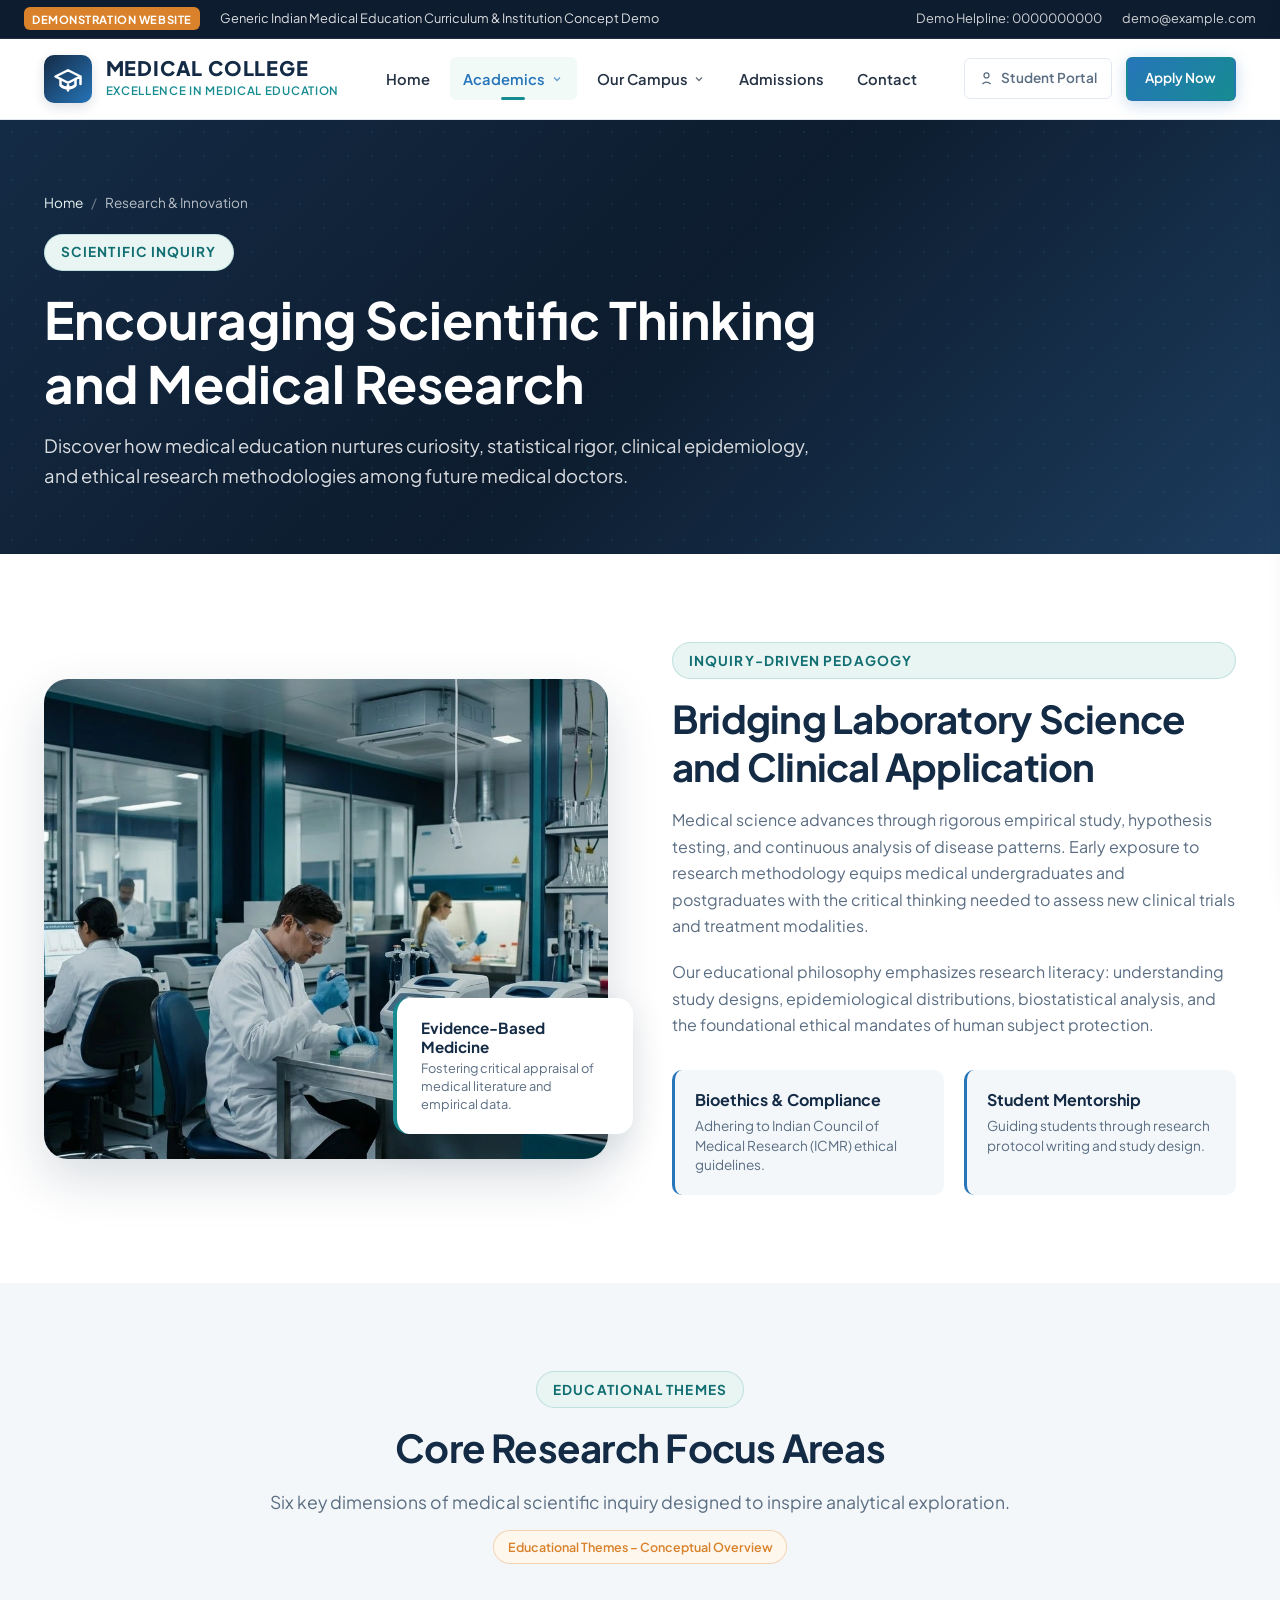
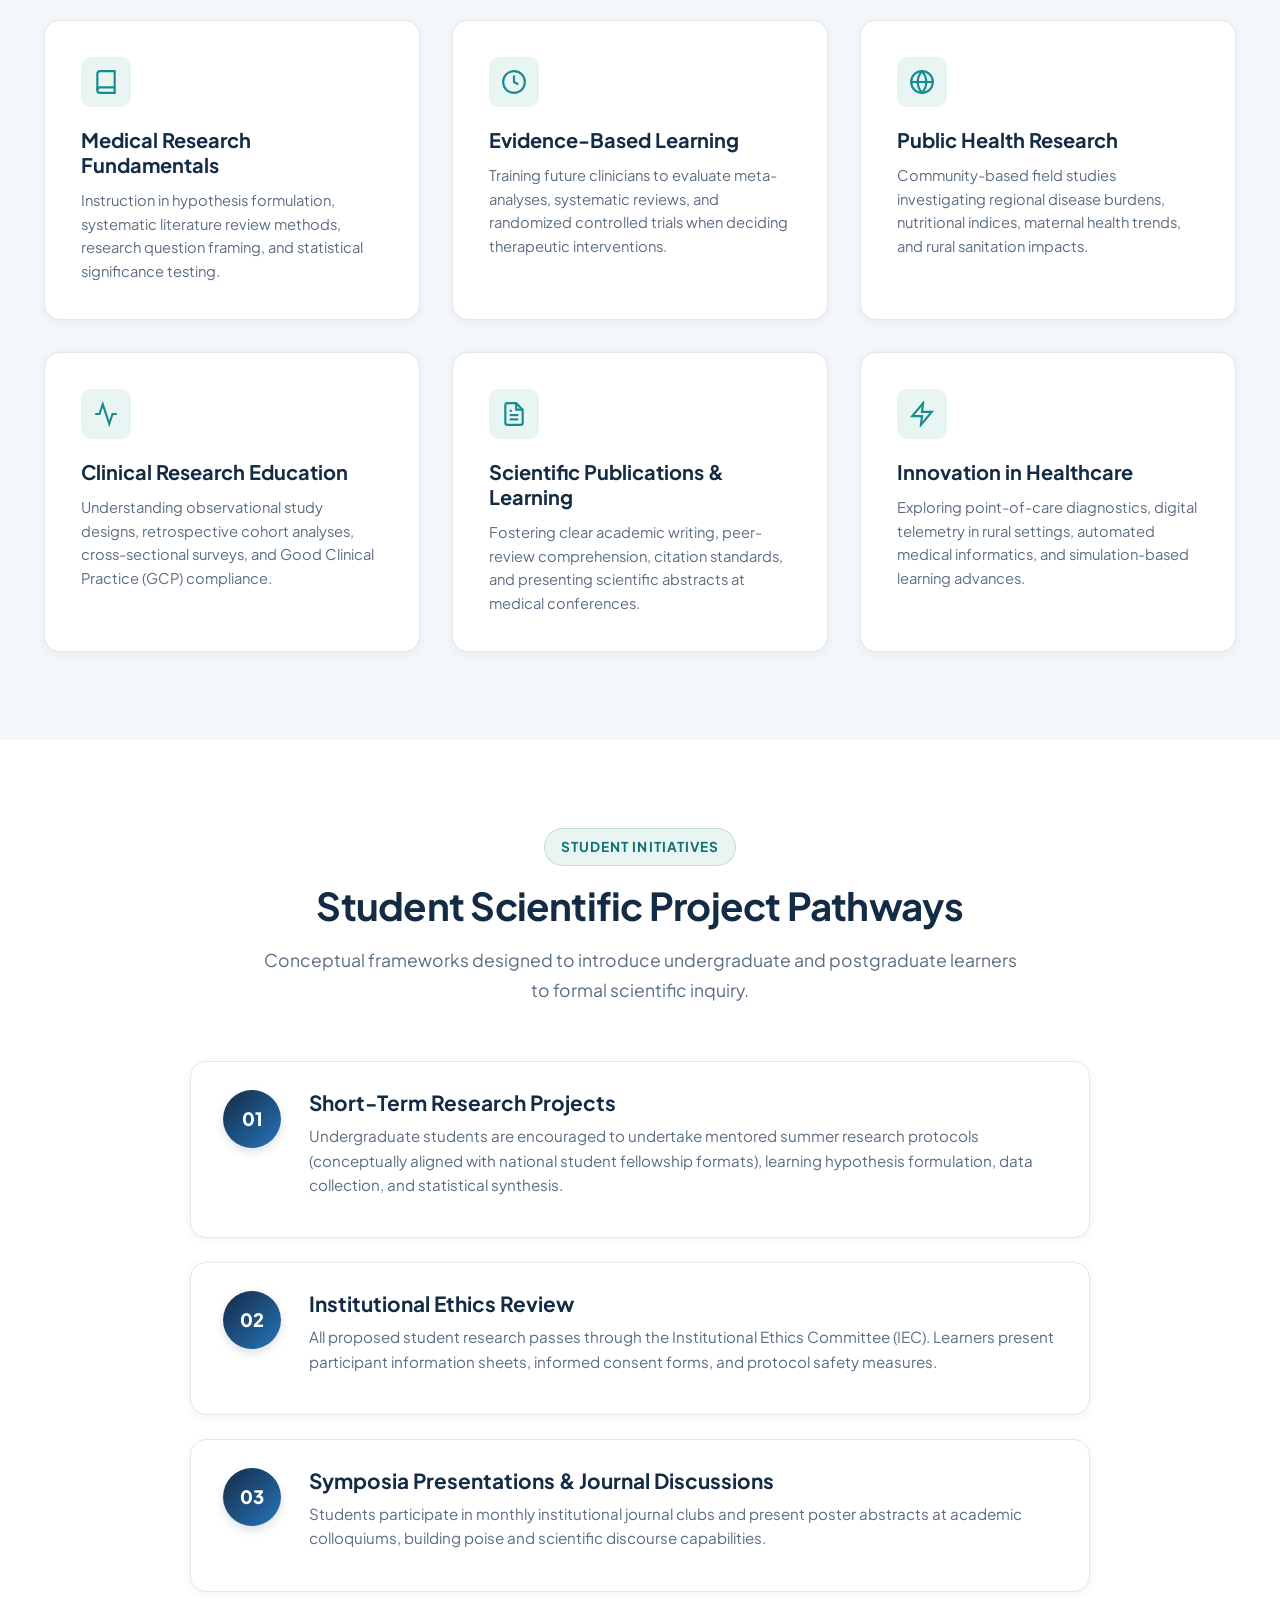
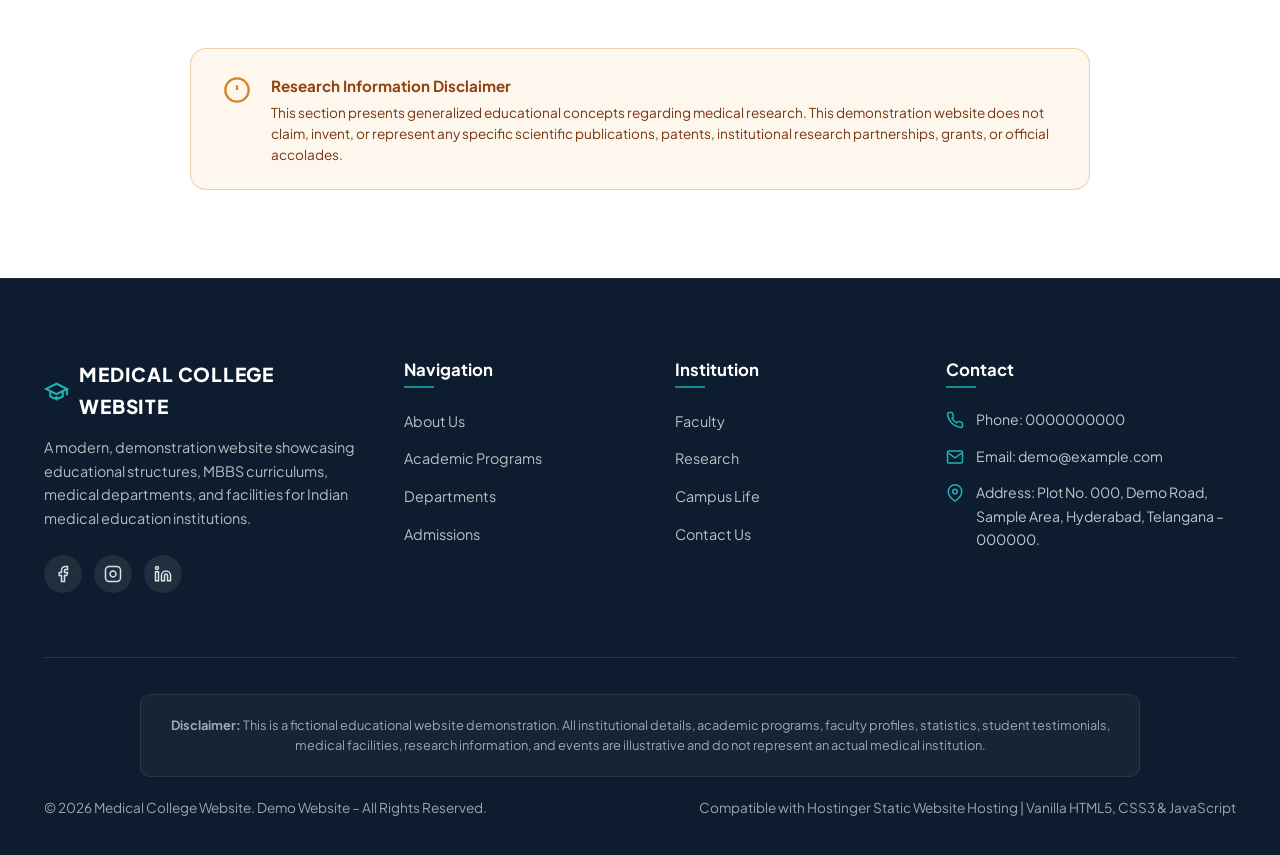
<file: research.html>
<!DOCTYPE html>
<html lang="en">
<head>
  <meta charset="UTF-8">
  <meta name="viewport" content="width=device-width, initial-scale=1.0">
  <title>Research & Innovation | Medical College Website Demo</title>
  <meta name="description" content="Explore medical research fundamentals, evidence-based medicine, public health inquiry, and scientific publication education.">
  <meta name="robots" content="index, follow">
  
  <meta property="og:title" content="Research & Innovation | Medical College Website Demo">
  <meta property="og:description" content="Encouraging scientific inquiry, clinical investigations, and ethical healthcare research.">
  <meta property="og:type" content="website">
  <meta property="og:image" content="assets/images/medical-research.webp">
  
  <link rel="stylesheet" href="assets/css/style.css">
  <link rel="stylesheet" href="assets/css/responsive.css">
</head>
<body>

  <!-- Top Announcement Bar -->
  <div class="demo-top-bar">
    <div class="top-bar-inner">
      <div class="top-bar-left">
        <span class="top-bar-badge">Demonstration Website</span>
        <span>Generic Indian Medical Education Curriculum & Institution Concept Demo</span>
      </div>
      <div class="top-bar-right">
        <a href="tel:0000000000" class="top-bar-link">Demo Helpline: 0000000000</a>
        <a href="mailto:demo@example.com" class="top-bar-link">demo@example.com</a>
      </div>
    </div>
  </div>

  <!-- Header -->
  <header class="site-header" id="siteHeader">
    <div class="container header-container">
      <a href="index.html" class="brand-logo" aria-label="Medical College Website Home">
        <div class="brand-emblem">
          <svg viewBox="0 0 24 24" fill="none" stroke="currentColor" stroke-width="2" stroke-linecap="round" stroke-linejoin="round">
            <path d="M22 10v6M2 10l10-5 10 5-10 5z"/>
            <path d="M6 12v5c3 3 9 3 12 0v-5"/>
            <path d="M12 17v4M10 19h4" stroke-width="2.2"/>
          </svg>
        </div>
        <div class="brand-text-wrap">
          <span class="brand-title">MEDICAL COLLEGE</span>
          <span class="brand-subtitle">Excellence in Medical Education</span>
        </div>
      </a>

            <!-- Desktop Navigation Menu -->
      <nav class="main-nav" aria-label="Main Navigation">
        <ul class="nav-list">
          <li><a href="index.html" class="nav-link">Home</a></li>

          <!-- Academics Dropdown -->
          <li class="nav-item-dropdown">
            <a href="academics.html" class="nav-link dropdown-toggle" aria-haspopup="true" aria-expanded="false">
              Academics
              <svg class="dropdown-chevron" width="12" height="12" viewBox="0 0 24 24" fill="none" stroke="currentColor" stroke-width="2.5"><polyline points="6 9 12 15 18 9"></polyline></svg>
            </a>
            <ul class="dropdown-menu">
              <li><a href="academics.html" class="dropdown-link">Academic Programs</a></li>
              <li><a href="departments.html" class="dropdown-link">Medical Departments</a></li>
              <li><a href="research.html" class="dropdown-link">Research & Innovation</a></li>
            </ul>
          </li>

          <!-- Campus Dropdown -->
          <li class="nav-item-dropdown">
            <a href="about.html" class="nav-link dropdown-toggle" aria-haspopup="true" aria-expanded="false">
              Our Campus
              <svg class="dropdown-chevron" width="12" height="12" viewBox="0 0 24 24" fill="none" stroke="currentColor" stroke-width="2.5"><polyline points="6 9 12 15 18 9"></polyline></svg>
            </a>
            <ul class="dropdown-menu">
              <li><a href="about.html" class="dropdown-link">About Our College</a></li>
              <li><a href="faculty.html" class="dropdown-link">Faculty Mentors</a></li>
              <li><a href="campus-life.html" class="dropdown-link">Campus Life & Facilities</a></li>
            </ul>
          </li>

          <li><a href="admissions.html" class="nav-link">Admissions</a></li>
          <li><a href="contact.html" class="nav-link">Contact</a></li>
        </ul>
      </nav>

      <div class="header-actions">
        <a href="index.html#enquirySection" class="portal-demo-btn">
          <svg width="15" height="15" viewBox="0 0 24 24" fill="none" stroke="currentColor" stroke-width="2"><circle cx="12" cy="7" r="4"/><path d="M5.5 21a8.38 8.38 0 0 1 13 0"/></svg>
          Student Portal
        </a>
        <a href="admissions.html" class="btn btn-primary btn-sm">Apply Now</a>
        <button class="mobile-nav-toggle" id="mobileNavToggle" aria-label="Toggle navigation menu">
          <span></span>
          <span></span>
          <span></span>
        </button>
      </div>
    </div>
  </header>

  <!-- Mobile Drawer -->
  <div class="mobile-menu-overlay" id="mobileMenuOverlay"></div>
  <div class="mobile-nav-drawer" id="mobileNavDrawer">
    <div class="mobile-drawer-header">
      <div class="brand-text-wrap">
        <span class="brand-title">MEDICAL COLLEGE</span>
        <span class="brand-subtitle">Navigation</span>
      </div>
      <button class="mobile-drawer-close" id="mobileDrawerClose" aria-label="Close menu">&times;</button>
    </div>
    <ul class="mobile-nav-list">
      <li><a href="index.html" class="nav-link">Home</a></li>
      <li><a href="about.html" class="nav-link">About Us</a></li>
      <li><a href="academics.html" class="nav-link">Academics</a></li>
      <li><a href="departments.html" class="nav-link">Departments</a></li>
      <li><a href="admissions.html" class="nav-link">Admissions</a></li>
      <li><a href="faculty.html" class="nav-link">Faculty</a></li>
      <li><a href="research.html" class="nav-link active">Research</a></li>
      <li><a href="campus-life.html" class="nav-link">Campus Life</a></li>
      <li><a href="contact.html" class="nav-link">Contact</a></li>
    </ul>
    <div class="mobile-drawer-cta">
      <a href="admissions.html" class="btn btn-primary">Apply Now</a>
      <a href="contact.html" class="btn btn-secondary">Contact Us</a>
    </div>
  </div>

  <main>
    <!-- Page Hero Banner -->
    <section class="page-hero">
      <div class="container">
        <div class="page-hero-inner reveal-on-scroll">
          <div class="breadcrumb-nav">
            <a href="index.html">Home</a>
            <span class="breadcrumb-separator">/</span>
            <span>Research & Innovation</span>
          </div>
          <span class="section-badge">SCIENTIFIC INQUIRY</span>
          <h1 class="page-hero-title">Encouraging Scientific Thinking and Medical Research</h1>
          <p class="page-hero-desc">Discover how medical education nurtures curiosity, statistical rigor, clinical epidemiology, and ethical research methodologies among future medical doctors.</p>
        </div>
      </div>
    </section>

    <!-- Overview Section -->
    <section class="section">
      <div class="container">
        <div class="about-grid">
          <div class="about-image-column reveal-on-scroll">
            <div class="about-image-wrapper">
              <img src="assets/images/medical-research.webp" alt="Advanced Medical Research Environment">
            </div>
            <div class="about-badge-card">
              <h5 class="badge-title">Evidence-Based Medicine</h5>
              <p class="badge-desc">Fostering critical appraisal of medical literature and empirical data.</p>
            </div>
          </div>

          <div class="about-content-column reveal-on-scroll">
            <span class="section-badge">INQUIRY-DRIVEN PEDAGOGY</span>
            <h2 class="section-title">Bridging Laboratory Science and Clinical Application</h2>
            <p style="margin-bottom: 1.25rem;">Medical science advances through rigorous empirical study, hypothesis testing, and continuous analysis of disease patterns. Early exposure to research methodology equips medical undergraduates and postgraduates with the critical thinking needed to assess new clinical trials and treatment modalities.</p>
            <p style="margin-bottom: 2rem;">Our educational philosophy emphasizes research literacy: understanding study designs, epidemiological distributions, biostatistical analysis, and the foundational ethical mandates of human subject protection.</p>

            <div class="about-values-grid" style="margin: 0;">
              <div class="value-card">
                <h4 class="value-card-title">Bioethics & Compliance</h4>
                <p class="value-card-desc">Adhering to Indian Council of Medical Research (ICMR) ethical guidelines.</p>
              </div>
              <div class="value-card">
                <h4 class="value-card-title">Student Mentorship</h4>
                <p class="value-card-desc">Guiding students through research protocol writing and study design.</p>
              </div>
            </div>
          </div>
        </div>
      </div>
    </section>

    <!-- Six Core Research Themes (Section 16) -->
    <section class="section section-alt">
      <div class="container">
        <div class="section-header reveal-on-scroll">
          <span class="section-badge">EDUCATIONAL THEMES</span>
          <h2 class="section-title">Core Research Focus Areas</h2>
          <p class="section-desc">Six key dimensions of medical scientific inquiry designed to inspire analytical exploration.</p>
          <div class="demo-disclaimer-pill">Educational Themes – Conceptual Overview</div>
        </div>

        <div class="research-grid">
          <!-- Theme 1 -->
          <div class="research-card reveal-on-scroll">
            <div class="research-icon">
              <svg viewBox="0 0 24 24" fill="none" stroke="currentColor" stroke-width="2"><path d="M4 19.5A2.5 2.5 0 0 1 6.5 17H20"/><path d="M6.5 2H20v20H6.5A2.5 2.5 0 0 1 4 19.5v-15A2.5 2.5 0 0 1 6.5 2z"/></svg>
            </div>
            <h3 class="research-title">Medical Research Fundamentals</h3>
            <p class="research-desc">Instruction in hypothesis formulation, systematic literature review methods, research question framing, and statistical significance testing.</p>
          </div>

          <!-- Theme 2 -->
          <div class="research-card reveal-on-scroll">
            <div class="research-icon">
              <svg viewBox="0 0 24 24" fill="none" stroke="currentColor" stroke-width="2"><circle cx="12" cy="12" r="10"/><path d="M12 6v6l4 2"/></svg>
            </div>
            <h3 class="research-title">Evidence-Based Learning</h3>
            <p class="research-desc">Training future clinicians to evaluate meta-analyses, systematic reviews, and randomized controlled trials when deciding therapeutic interventions.</p>
          </div>

          <!-- Theme 3 -->
          <div class="research-card reveal-on-scroll">
            <div class="research-icon">
              <svg viewBox="0 0 24 24" fill="none" stroke="currentColor" stroke-width="2"><circle cx="12" cy="12" r="10"/><line x1="2" y1="12" x2="22" y2="12"/><path d="M12 2a15.3 15.3 0 0 1 4 10 15.3 15.3 0 0 1-4 10 15.3 15.3 0 0 1-4-10 15.3 15.3 0 0 1 4-10z"/></svg>
            </div>
            <h3 class="research-title">Public Health Research</h3>
            <p class="research-desc">Community-based field studies investigating regional disease burdens, nutritional indices, maternal health trends, and rural sanitation impacts.</p>
          </div>

          <!-- Theme 4 -->
          <div class="research-card reveal-on-scroll">
            <div class="research-icon">
              <svg viewBox="0 0 24 24" fill="none" stroke="currentColor" stroke-width="2"><path d="M22 12h-4l-3 9L9 3l-3 9H2"/></svg>
            </div>
            <h3 class="research-title">Clinical Research Education</h3>
            <p class="research-desc">Understanding observational study designs, retrospective cohort analyses, cross-sectional surveys, and Good Clinical Practice (GCP) compliance.</p>
          </div>

          <!-- Theme 5 -->
          <div class="research-card reveal-on-scroll">
            <div class="research-icon">
              <svg viewBox="0 0 24 24" fill="none" stroke="currentColor" stroke-width="2"><path d="M14 2H6a2 2 0 0 0-2 2v16a2 2 0 0 0 2 2h12a2 2 0 0 0 2-2V8z"/><polyline points="14 2 14 8 20 8"/><line x1="16" y1="13" x2="8" y2="13"/><line x1="16" y1="17" x2="8" y2="17"/><polyline points="10 9 9 9 8 9"/></svg>
            </div>
            <h3 class="research-title">Scientific Publications & Learning</h3>
            <p class="research-desc">Fostering clear academic writing, peer-review comprehension, citation standards, and presenting scientific abstracts at medical conferences.</p>
          </div>

          <!-- Theme 6 -->
          <div class="research-card reveal-on-scroll">
            <div class="research-icon">
              <svg viewBox="0 0 24 24" fill="none" stroke="currentColor" stroke-width="2"><polygon points="13 2 3 14 12 14 11 22 21 10 12 10 13 2"/></svg>
            </div>
            <h3 class="research-title">Innovation in Healthcare</h3>
            <p class="research-desc">Exploring point-of-care diagnostics, digital telemetry in rural settings, automated medical informatics, and simulation-based learning advances.</p>
          </div>
        </div>
      </div>
    </section>

    <!-- Student Research Programs Overview -->
    <section class="section">
      <div class="container">
        <div class="section-header reveal-on-scroll">
          <span class="section-badge">STUDENT INITIATIVES</span>
          <h2 class="section-title">Student Scientific Project Pathways</h2>
          <p class="section-desc">Conceptual frameworks designed to introduce undergraduate and postgraduate learners to formal scientific inquiry.</p>
        </div>

        <div class="admission-timeline reveal-on-scroll">
          <div class="timeline-step">
            <div class="step-indicator">01</div>
            <div class="step-content">
              <h3 class="step-title">Short-Term Research Projects</h3>
              <p class="step-desc">Undergraduate students are encouraged to undertake mentored summer research protocols (conceptually aligned with national student fellowship formats), learning hypothesis formulation, data collection, and statistical synthesis.</p>
            </div>
          </div>

          <div class="timeline-step">
            <div class="step-indicator">02</div>
            <div class="step-content">
              <h3 class="step-title">Institutional Ethics Review</h3>
              <p class="step-desc">All proposed student research passes through the Institutional Ethics Committee (IEC). Learners present participant information sheets, informed consent forms, and protocol safety measures.</p>
            </div>
          </div>

          <div class="timeline-step">
            <div class="step-indicator">03</div>
            <div class="step-content">
              <h3 class="step-title">Symposia Presentations & Journal Discussions</h3>
              <p class="step-desc">Students participate in monthly institutional journal clubs and present poster abstracts at academic colloquiums, building poise and scientific discourse capabilities.</p>
            </div>
          </div>
        </div>

        <div class="timeline-disclaimer-box reveal-on-scroll" style="margin-top: 3.5rem;">
          <svg viewBox="0 0 24 24" fill="none" stroke="currentColor" stroke-width="2"><circle cx="12" cy="12" r="10"/><line x1="12" y1="8" x2="12" y2="12"/><line x1="12" y1="16" x2="12.01" y2="16"/></svg>
          <div>
            <div class="timeline-disclaimer-title">Research Information Disclaimer</div>
            <p class="timeline-disclaimer-text">This section presents generalized educational concepts regarding medical research. This demonstration website does not claim, invent, or represent any specific scientific publications, patents, institutional research partnerships, grants, or official accolades.</p>
          </div>
        </div>
      </div>
    </section>
  </main>

  <!-- Footer -->
  <footer class="site-footer">
    <div class="container">
      <div class="footer-top-grid">
        <div>
          <div class="footer-brand-title">
            <svg viewBox="0 0 24 24" fill="none" stroke="currentColor" stroke-width="2">
              <path d="M22 10v6M2 10l10-5 10 5-10 5z"/>
              <path d="M6 12v5c3 3 9 3 12 0v-5"/>
              <path d="M12 17v4M10 19h4" stroke-width="2"/>
            </svg>
            MEDICAL COLLEGE WEBSITE
          </div>
          <p class="footer-about-text">A modern, demonstration website showcasing educational structures, MBBS curriculums, medical departments, and facilities for Indian medical education institutions.</p>
          <div class="footer-social-links">
            <div class="social-icon-btn" aria-label="Social Link"><svg viewBox="0 0 24 24" fill="none" stroke="currentColor" stroke-width="2"><path d="M18 2h-3a5 5 0 0 0-5 5v3H7v4h3v8h4v-8h3l1-4h-4V7a1 1 0 0 1 1-1h3z"/></svg></div>
            <div class="social-icon-btn" aria-label="Social Link"><svg viewBox="0 0 24 24" fill="none" stroke="currentColor" stroke-width="2"><rect x="2" y="2" width="20" height="20" rx="5" ry="5"/><path d="M16 11.37A4 4 0 1 1 12.63 8 4 4 0 0 1 16 11.37z"/><line x1="17.5" y1="6.5" x2="17.51" y2="6.5"/></svg></div>
            <div class="social-icon-btn" aria-label="Social Link"><svg viewBox="0 0 24 24" fill="none" stroke="currentColor" stroke-width="2"><path d="M16 8a6 6 0 0 1 6 6v7h-4v-7a2 2 0 0 0-2-2 2 2 0 0 0-2 2v7h-4v-7a6 6 0 0 1 6-6z"/><rect x="2" y="9" width="4" height="12"/><circle cx="4" cy="4" r="2"/></svg></div>
          </div>
        </div>

        <div>
          <h4 class="footer-col-title">Navigation</h4>
          <ul class="footer-nav-list">
            <li><a href="about.html">About Us</a></li>
            <li><a href="academics.html">Academic Programs</a></li>
            <li><a href="departments.html">Departments</a></li>
            <li><a href="admissions.html">Admissions</a></li>
          </ul>
        </div>

        <div>
          <h4 class="footer-col-title">Institution</h4>
          <ul class="footer-nav-list">
            <li><a href="faculty.html">Faculty</a></li>
            <li><a href="research.html">Research</a></li>
            <li><a href="campus-life.html">Campus Life</a></li>
            <li><a href="contact.html">Contact Us</a></li>
          </ul>
        </div>

        <div>
          <h4 class="footer-col-title">Contact</h4>
          <div class="footer-contact-list">
            <div class="footer-contact-row">
              <svg viewBox="0 0 24 24" fill="none" stroke="currentColor" stroke-width="2"><path d="M22 16.92v3a2 2 0 0 1-2.18 2 19.79 19.79 0 0 1-8.63-3.07 19.5 19.5 0 0 1-6-6 19.79 19.79 0 0 1-3.07-8.67A2 2 0 0 1 4.11 2h3a2 2 0 0 1 2 1.72 12.84 12.84 0 0 0 .7 2.81 2 2 0 0 1-.45 2.11L8.09 9.91a16 16 0 0 0 6 6l1.27-1.27a2 2 0 0 1 2.11-.45 12.84 12.84 0 0 0 2.81.7A2 2 0 0 1 22 16.92z"/></svg>
              <span>Phone: 0000000000</span>
            </div>
            <div class="footer-contact-row">
              <svg viewBox="0 0 24 24" fill="none" stroke="currentColor" stroke-width="2"><path d="M4 4h16c1.1 0 2 .9 2 2v12c0 1.1-.9 2-2 2H4c-1.1 0-2-.9-2-2V6c0-1.1.9-2 2-2z"/><polyline points="22,6 12,13 2,6"/></svg>
              <span>Email: demo@example.com</span>
            </div>
            <div class="footer-contact-row">
              <svg viewBox="0 0 24 24" fill="none" stroke="currentColor" stroke-width="2"><path d="M21 10c0 7-9 13-9 13s-9-6-9-13a9 9 0 0 1 18 0z"/><circle cx="12" cy="10" r="3"/></svg>
              <span>Address: Plot No. 000, Demo Road, Sample Area, Hyderabad, Telangana – 000000.</span>
            </div>
          </div>
        </div>
      </div>

      <div class="footer-bottom">
        <div class="footer-legal-disclaimer">
          <strong>Disclaimer:</strong> This is a fictional educational website demonstration. All institutional details, academic programs, faculty profiles, statistics, student testimonials, medical facilities, research information, and events are illustrative and do not represent an actual medical institution.
        </div>
        <div class="footer-copy-row">
          <div>&copy; 2026 Medical College Website. Demo Website – All Rights Reserved.</div>
          <div>Compatible with Hostinger Static Website Hosting | Vanilla HTML5, CSS3 & JavaScript</div>
        </div>
      </div>
    </div>
  </footer>

  <button class="back-to-top-btn" id="backToTopBtn" aria-label="Back to top">
    <svg viewBox="0 0 24 24" fill="none" stroke="currentColor" stroke-width="2.5"><polyline points="18 15 12 9 6 15"></polyline></svg>
  </button>

  <script src="assets/js/script.js"></script>
</body>
</html>
</file>
<file: assets/css/style.css>
/* ==========================================================================
   MEDICAL COLLEGE WEBSITE - PREMIUM DEMO STYLESHEET
   Pure Vanilla CSS3 - Modern, Professional, Fully Responsive
   Colours:
     - Deep Navy:   #142B45
     - Medical Blue:#2675B9
     - Teal:        #168C91
     - Soft Mint:   #E8F5F2
     - Light Grey:  #F4F7FA
     - Dark Text:   #253345
     - White:       #FFFFFF
   ========================================================================== */

@import url('https://fonts.googleapis.com/css2?family=Plus+Jakarta+Sans:wght@300;400;500;600;700;800&family=Playfair+Display:ital,wght@0,600;0,700;1,600&display=swap');

/* --- CSS Variables & Design System --- */
:root {
  --color-navy: #142B45;
  --color-navy-dark: #0D1C2E;
  --color-navy-light: #1C3C5E;
  --color-blue: #2675B9;
  --color-blue-dark: #1F5F96;
  --color-blue-light: #4A8FD1;
  --color-teal: #168C91;
  --color-teal-dark: #116E72;
  --color-teal-light: #1FB3BA;
  --color-mint: #E8F5F2;
  --color-mint-light: #F2FAF8;
  --color-light-grey: #F4F7FA;
  --color-border-grey: #E2E8F0;
  --color-dark-text: #253345;
  --color-muted-text: #5A6D82;
  --color-white: #FFFFFF;
  --color-amber: #D9822B;
  --color-amber-bg: #FEF7EE;

  --font-primary: 'Plus Jakarta Sans', -apple-system, BlinkMacSystemFont, "Segoe UI", Roboto, sans-serif;
  --font-serif: 'Playfair Display', Georgia, serif;

  --shadow-sm: 0 2px 8px rgba(20, 43, 69, 0.06);
  --shadow-md: 0 6px 20px rgba(20, 43, 69, 0.08);
  --shadow-lg: 0 12px 36px rgba(20, 43, 69, 0.12);
  --shadow-xl: 0 20px 50px rgba(20, 43, 69, 0.16);

  --radius-sm: 6px;
  --radius-md: 10px;
  --radius-lg: 16px;
  --radius-xl: 24px;
  --radius-full: 9999px;

  --transition-fast: 0.2s ease;
  --transition-normal: 0.3s ease;
  --transition-slow: 0.5s ease;

  --container-max-width: 1240px;
}

/* --- Base & Reset --- */
*, *::before, *::after {
  box-sizing: border-box;
  margin: 0;
  padding: 0;
}

html {
  scroll-behavior: smooth;
  font-size: 16px;
  -webkit-text-size-adjust: 100%;
}

body {
  font-family: var(--font-primary);
  color: var(--color-dark-text);
  background-color: var(--color-white);
  line-height: 1.65;
  overflow-x: hidden;
  position: relative;
}

img {
  max-width: 100%;
  height: auto;
  display: block;
}

a {
  color: var(--color-blue);
  text-decoration: none;
  transition: color var(--transition-fast);
}

a:hover {
  color: var(--color-teal);
}

button, input, select, textarea {
  font-family: inherit;
  font-size: 1rem;
}

ul, ol {
  list-style: none;
}

/* --- Typography --- */
h1, h2, h3, h4, h5, h6 {
  color: var(--color-navy);
  font-weight: 700;
  line-height: 1.25;
}

h1 { font-size: clamp(2.2rem, 4vw, 3.2rem); }
h2 { font-size: clamp(1.8rem, 3vw, 2.4rem); }
h3 { font-size: clamp(1.3rem, 2vw, 1.6rem); }
h4 { font-size: 1.2rem; }

p {
  color: var(--color-muted-text);
  font-size: 1rem;
}

/* --- Layout Containers --- */
.container {
  width: 100%;
  max-width: var(--container-max-width);
  margin: 0 auto;
  padding: 0 1.5rem;
}

.container-narrow {
  max-width: 900px;
}

.section {
  padding: 5.5rem 0;
  position: relative;
}

.section-alt {
  background-color: var(--color-light-grey);
}

.section-navy {
  background-color: var(--color-navy);
  color: var(--color-white);
}

.section-mint {
  background-color: var(--color-mint);
}

/* --- Section Header Block --- */
.section-header {
  text-align: center;
  max-width: 760px;
  margin: 0 auto 3.5rem auto;
}

.section-header.text-left {
  text-align: left;
  margin-left: 0;
}

.section-badge {
  display: inline-flex;
  align-items: center;
  gap: 0.5rem;
  padding: 0.4rem 1rem;
  border-radius: var(--radius-full);
  background: var(--color-mint);
  color: var(--color-teal-dark);
  font-size: 0.85rem;
  font-weight: 700;
  text-transform: uppercase;
  letter-spacing: 0.08em;
  margin-bottom: 1rem;
  border: 1px solid rgba(22, 140, 145, 0.2);
}

.section-navy .section-badge {
  background: rgba(22, 140, 145, 0.25);
  color: var(--color-mint);
  border-color: rgba(232, 245, 242, 0.2);
}

.section-title {
  margin-bottom: 1rem;
  letter-spacing: -0.02em;
}

.section-navy .section-title {
  color: var(--color-white);
}

.section-desc {
  font-size: 1.1rem;
  line-height: 1.7;
}

.section-navy .section-desc {
  color: rgba(255, 255, 255, 0.85);
}

/* Demo Disclaimer Badge */
.demo-disclaimer-pill {
  display: inline-flex;
  align-items: center;
  gap: 0.5rem;
  padding: 0.35rem 0.85rem;
  border-radius: var(--radius-full);
  background-color: var(--color-amber-bg);
  border: 1px solid rgba(217, 130, 43, 0.3);
  color: var(--color-amber);
  font-size: 0.78rem;
  font-weight: 600;
  margin-top: 0.75rem;
}

/* --- Buttons --- */
.btn {
  display: inline-flex;
  align-items: center;
  justify-content: center;
  gap: 0.6rem;
  font-weight: 600;
  font-size: 0.95rem;
  padding: 0.85rem 1.75rem;
  border-radius: var(--radius-sm);
  cursor: pointer;
  border: 2px solid transparent;
  transition: all var(--transition-fast);
  text-decoration: none;
  white-space: nowrap;
}

.btn-primary {
  background: linear-gradient(135deg, var(--color-blue) 0%, var(--color-teal) 100%);
  color: var(--color-white);
  box-shadow: 0 4px 15px rgba(38, 117, 185, 0.25);
}

.btn-primary:hover {
  background: linear-gradient(135deg, var(--color-blue-dark) 0%, var(--color-teal-dark) 100%);
  color: var(--color-white);
  transform: translateY(-2px);
  box-shadow: 0 6px 20px rgba(38, 117, 185, 0.35);
}

.btn-secondary {
  background-color: transparent;
  color: var(--color-navy);
  border-color: var(--color-border-grey);
  background-color: var(--color-white);
}

.btn-secondary:hover {
  border-color: var(--color-blue);
  color: var(--color-blue);
  transform: translateY(-2px);
}

.btn-outline-white {
  background-color: transparent;
  color: var(--color-white);
  border-color: rgba(255, 255, 255, 0.4);
}

.btn-outline-white:hover {
  background-color: var(--color-white);
  color: var(--color-navy);
  border-color: var(--color-white);
  transform: translateY(-2px);
}

.btn-teal {
  background-color: var(--color-teal);
  color: var(--color-white);
}

.btn-teal:hover {
  background-color: var(--color-teal-dark);
  color: var(--color-white);
  transform: translateY(-2px);
}

.btn-sm {
  padding: 0.55rem 1.1rem;
  font-size: 0.85rem;
}

.btn-lg {
  padding: 1rem 2.2rem;
  font-size: 1.05rem;
}

.btn-icon-right svg {
  transition: transform var(--transition-fast);
}

.btn:hover .btn-icon-right svg {
  transform: translateX(4px);
}

/* --- Top Announcement / Demo Bar --- */
.demo-top-bar {
  background-color: var(--color-navy-dark);
  color: rgba(255, 255, 255, 0.85);
  padding: 0.45rem 1.5rem;
  font-size: 0.8rem;
  border-bottom: 1px solid rgba(255, 255, 255, 0.08);
}

.demo-top-bar .top-bar-inner {
  max-width: var(--container-max-width);
  margin: 0 auto;
  display: flex;
  align-items: center;
  justify-content: space-between;
  gap: 1rem;
  flex-wrap: wrap;
}

.top-bar-left, .top-bar-right {
  display: flex;
  align-items: center;
  gap: 1.25rem;
}

.top-bar-badge {
  background-color: var(--color-amber);
  color: #fff;
  padding: 0.15rem 0.5rem;
  border-radius: var(--radius-sm);
  font-size: 0.7rem;
  font-weight: 700;
  letter-spacing: 0.05em;
  text-transform: uppercase;
}

.top-bar-link {
  color: rgba(255, 255, 255, 0.8);
  font-size: 0.8rem;
  display: inline-flex;
  align-items: center;
  gap: 0.35rem;
}

.top-bar-link:hover {
  color: var(--color-teal-light);
}

/* --- Sticky Header & Navigation --- */
.site-header {
  position: sticky;
  top: 0;
  z-index: 1000;
  background-color: rgba(255, 255, 255, 0.98);
  backdrop-filter: blur(12px);
  -webkit-backdrop-filter: blur(12px);
  border-bottom: 1px solid var(--color-border-grey);
  transition: all var(--transition-normal);
}

.site-header.scrolled {
  box-shadow: var(--shadow-md);
  background-color: rgba(255, 255, 255, 0.99);
}

.header-container {
  display: flex;
  align-items: center;
  justify-content: space-between;
  height: 80px;
}

/* Brand Logo (Generic Medical Graduation Symbol) */
.brand-logo {
  display: flex;
  align-items: center;
  gap: 0.85rem;
  text-decoration: none;
}

.brand-emblem {
  width: 48px;
  height: 48px;
  border-radius: var(--radius-md);
  background: linear-gradient(135deg, var(--color-navy) 0%, var(--color-blue) 100%);
  display: flex;
  align-items: center;
  justify-content: center;
  color: var(--color-white);
  box-shadow: 0 4px 12px rgba(20, 43, 69, 0.15);
  flex-shrink: 0;
  transition: transform var(--transition-fast);
}

.brand-logo:hover .brand-emblem {
  transform: scale(1.04);
}

.brand-emblem svg {
  width: 30px;
  height: 30px;
}

.brand-text-wrap {
  display: flex;
  flex-direction: column;
}

.brand-title {
  font-size: 1.25rem;
  font-weight: 800;
  letter-spacing: 0.04em;
  color: var(--color-navy);
  line-height: 1.1;
  text-transform: uppercase;
}

.brand-subtitle {
  font-size: 0.72rem;
  font-weight: 600;
  color: var(--color-teal);
  letter-spacing: 0.06em;
  text-transform: uppercase;
  margin-top: 2px;
}

/* Desktop Navigation Menu */
.main-nav {
  display: flex;
  align-items: center;
}

.nav-list {
  display: flex;
  align-items: center;
  gap: 0.4rem;
}

.nav-link {
  font-size: 0.92rem;
  font-weight: 600;
  color: var(--color-dark-text);
  padding: 0.6rem 0.85rem;
  border-radius: var(--radius-sm);
  transition: all var(--transition-fast);
  position: relative;
  display: inline-flex;
  align-items: center;
  gap: 0.35rem;
}

.nav-link:hover {
  color: var(--color-blue);
  background-color: var(--color-light-grey);
}

.nav-link.active {
  color: var(--color-blue);
  background-color: var(--color-mint-light);
}

.nav-link.active::after {
  content: '';
  position: absolute;
  bottom: 0px;
  left: 50%;
  transform: translateX(-50%);
  width: 24px;
  height: 3px;
  background-color: var(--color-teal);
  border-radius: var(--radius-full);
}

/* Nav Item Dropdown */
.nav-item-dropdown {
  position: relative;
  display: flex;
  align-items: center;
}

.dropdown-chevron {
  transition: transform var(--transition-fast);
  opacity: 0.7;
}

.nav-item-dropdown:hover .dropdown-chevron {
  transform: rotate(180deg);
  opacity: 1;
}

.dropdown-menu {
  position: absolute;
  top: calc(100% + 8px);
  left: 0;
  min-width: 230px;
  background-color: var(--color-white);
  border-radius: var(--radius-md);
  box-shadow: var(--shadow-xl);
  border: 1px solid var(--color-border-grey);
  padding: 0.5rem 0;
  opacity: 0;
  visibility: hidden;
  transform: translateY(10px);
  transition: all var(--transition-normal);
  z-index: 1050;
  pointer-events: none;
}

/* Hover bridge so mouse movement doesn't close dropdown */
.dropdown-menu::before {
  content: '';
  position: absolute;
  top: -12px;
  left: 0;
  right: 0;
  height: 12px;
}

.nav-item-dropdown:hover .dropdown-menu,
.nav-item-dropdown:focus-within .dropdown-menu {
  opacity: 1;
  visibility: visible;
  transform: translateY(0);
  pointer-events: auto;
}

.dropdown-link {
  display: flex;
  align-items: center;
  justify-content: space-between;
  padding: 0.65rem 1.25rem;
  font-size: 0.88rem;
  font-weight: 600;
  color: var(--color-dark-text);
  transition: all var(--transition-fast);
  text-decoration: none;
  border-left: 3px solid transparent;
}

.dropdown-link:hover {
  background-color: var(--color-mint-light);
  color: var(--color-blue);
  border-left-color: var(--color-teal);
  padding-left: 1.45rem;
}

.dropdown-link.active {
  background-color: var(--color-mint);
  color: var(--color-teal-dark);
  border-left-color: var(--color-teal);
  font-weight: 700;
}

/* Header Right CTA */
.header-actions {
  display: flex;
  align-items: center;
  gap: 0.85rem;
}

.portal-demo-btn {
  font-size: 0.85rem;
  font-weight: 600;
  color: var(--color-muted-text);
  padding: 0.5rem 0.9rem;
  border: 1px solid var(--color-border-grey);
  border-radius: var(--radius-sm);
  transition: all var(--transition-fast);
  display: inline-flex;
  align-items: center;
  gap: 0.4rem;
}

.portal-demo-btn:hover {
  color: var(--color-navy);
  border-color: var(--color-navy);
  background-color: var(--color-light-grey);
}

/* Mobile Toggle Hamburger */
.mobile-nav-toggle {
  display: none;
  background: none;
  border: 1px solid var(--color-border-grey);
  border-radius: var(--radius-sm);
  width: 44px;
  height: 44px;
  cursor: pointer;
  flex-direction: column;
  justify-content: center;
  align-items: center;
  gap: 5px;
  padding: 10px;
  transition: all var(--transition-fast);
}

.mobile-nav-toggle span {
  display: block;
  width: 22px;
  height: 2px;
  background-color: var(--color-navy);
  border-radius: 2px;
  transition: all var(--transition-normal);
}

.mobile-nav-toggle.active span:nth-child(1) {
  transform: translateY(7px) rotate(45deg);
}
.mobile-nav-toggle.active span:nth-child(2) {
  opacity: 0;
}
.mobile-nav-toggle.active span:nth-child(3) {
  transform: translateY(-7px) rotate(-45deg);
}

/* --- Mobile Navigation Drawer --- */
.mobile-menu-overlay {
  display: none;
  position: fixed;
  inset: 0;
  background-color: rgba(13, 28, 46, 0.6);
  z-index: 998;
  opacity: 0;
  transition: opacity var(--transition-normal);
}

.mobile-menu-overlay.active {
  display: block;
  opacity: 1;
}

.mobile-nav-drawer {
  position: fixed;
  top: 0;
  right: -320px;
  width: 300px;
  height: 100vh;
  background-color: var(--color-white);
  z-index: 999;
  padding: 2rem 1.5rem;
  display: flex;
  flex-direction: column;
  box-shadow: -5px 0 25px rgba(0, 0, 0, 0.15);
  transition: right var(--transition-normal);
  overflow-y: auto;
}

.mobile-nav-drawer.active {
  right: 0;
}

.mobile-drawer-header {
  display: flex;
  align-items: center;
  justify-content: space-between;
  padding-bottom: 1.25rem;
  border-bottom: 1px solid var(--color-border-grey);
  margin-bottom: 1.5rem;
}

.mobile-drawer-close {
  background: none;
  border: none;
  font-size: 1.5rem;
  color: var(--color-navy);
  cursor: pointer;
  padding: 0.25rem;
}

.mobile-nav-list {
  display: flex;
  flex-direction: column;
  gap: 0.5rem;
  margin-bottom: 2rem;
}

.mobile-nav-list .nav-link {
  font-size: 1.05rem;
  padding: 0.8rem 1rem;
  width: 100%;
}

.mobile-drawer-cta {
  display: flex;
  flex-direction: column;
  gap: 0.85rem;
  margin-top: auto;
}

/* --- Hero Section (Homepage) --- */
.hero-section {
  position: relative;
  background-color: var(--color-navy);
  min-height: 88vh;
  display: flex;
  align-items: center;
  padding: 5rem 0 6rem 0;
  color: var(--color-white);
  overflow: hidden;
}

.hero-bg-media {
  position: absolute;
  inset: 0;
  z-index: 1;
}

.hero-bg-media img {
  width: 100%;
  height: 100%;
  object-fit: cover;
  opacity: 0.28;
  filter: saturate(1.2);
}

.hero-overlay-gradient {
  position: absolute;
  inset: 0;
  background: linear-gradient(135deg, rgba(20, 43, 69, 0.94) 0%, rgba(20, 43, 69, 0.82) 55%, rgba(22, 140, 145, 0.72) 100%);
  z-index: 2;
}

.hero-grid-pattern {
  position: absolute;
  inset: 0;
  background-image: radial-gradient(rgba(255, 255, 255, 0.1) 1px, transparent 1px);
  background-size: 28px 28px;
  z-index: 3;
  opacity: 0.5;
}

.hero-content-wrap {
  position: relative;
  z-index: 4;
  max-width: 850px;
}

.hero-badge {
  display: inline-flex;
  align-items: center;
  gap: 0.5rem;
  background: rgba(232, 245, 242, 0.15);
  border: 1px solid rgba(232, 245, 242, 0.3);
  padding: 0.45rem 1.1rem;
  border-radius: var(--radius-full);
  color: var(--color-mint);
  font-size: 0.85rem;
  font-weight: 700;
  letter-spacing: 0.08em;
  text-transform: uppercase;
  margin-bottom: 1.5rem;
  backdrop-filter: blur(8px);
}

.hero-title {
  color: var(--color-white);
  font-size: clamp(2.4rem, 4.5vw, 3.8rem);
  font-weight: 800;
  line-height: 1.18;
  letter-spacing: -0.025em;
  margin-bottom: 1.5rem;
}

.hero-desc {
  font-size: clamp(1.05rem, 1.8vw, 1.25rem);
  color: rgba(255, 255, 255, 0.9);
  line-height: 1.7;
  max-width: 720px;
  margin-bottom: 2.5rem;
}

.hero-cta-group {
  display: flex;
  align-items: center;
  gap: 1.25rem;
  flex-wrap: wrap;
  margin-bottom: 3.5rem;
}

/* Floating Info Cards in Hero */
.hero-floating-cards {
  position: relative;
  z-index: 4;
  display: grid;
  grid-template-columns: repeat(3, 1fr);
  gap: 1.5rem;
  margin-top: 1rem;
}

.floating-card {
  background: rgba(255, 255, 255, 0.08);
  border: 1px solid rgba(255, 255, 255, 0.18);
  backdrop-filter: blur(12px);
  -webkit-backdrop-filter: blur(12px);
  padding: 1.5rem;
  border-radius: var(--radius-lg);
  display: flex;
  align-items: flex-start;
  gap: 1rem;
  transition: transform var(--transition-normal), background var(--transition-normal);
}

.floating-card:hover {
  transform: translateY(-4px);
  background: rgba(255, 255, 255, 0.14);
}

.floating-card-icon {
  width: 44px;
  height: 44px;
  border-radius: var(--radius-md);
  background: linear-gradient(135deg, var(--color-blue) 0%, var(--color-teal) 100%);
  display: flex;
  align-items: center;
  justify-content: center;
  color: var(--color-white);
  flex-shrink: 0;
}

.floating-card-title {
  color: var(--color-white);
  font-size: 1.05rem;
  font-weight: 700;
  margin-bottom: 0.35rem;
}

.floating-card-desc {
  font-size: 0.85rem;
  color: rgba(255, 255, 255, 0.75);
  line-height: 1.45;
  margin: 0;
}

/* --- Inner Page Hero Header --- */
.page-hero {
  background: linear-gradient(135deg, var(--color-navy) 0%, var(--color-navy-dark) 50%, var(--color-navy-light) 100%);
  color: var(--color-white);
  padding: 4.5rem 0 4rem 0;
  position: relative;
  overflow: hidden;
}

.page-hero::before {
  content: '';
  position: absolute;
  inset: 0;
  background-image: radial-gradient(rgba(22, 140, 145, 0.25) 1px, transparent 1px);
  background-size: 24px 24px;
  opacity: 0.6;
}

.page-hero-inner {
  position: relative;
  z-index: 2;
  max-width: 800px;
}

.breadcrumb-nav {
  display: flex;
  align-items: center;
  gap: 0.5rem;
  font-size: 0.85rem;
  color: rgba(255, 255, 255, 0.7);
  margin-bottom: 1.25rem;
}

.breadcrumb-nav a {
  color: var(--color-mint);
}

.breadcrumb-nav a:hover {
  text-decoration: underline;
}

.breadcrumb-separator {
  color: rgba(255, 255, 255, 0.4);
}

.page-hero-title {
  color: var(--color-white);
  margin-bottom: 1rem;
}

.page-hero-desc {
  color: rgba(255, 255, 255, 0.85);
  font-size: 1.15rem;
  line-height: 1.6;
}

/* --- Statistics Section (Counters) --- */
.stats-section {
  background-color: var(--color-white);
  padding: 4rem 0;
  margin-top: -3rem;
  position: relative;
  z-index: 10;
}

.stats-card-container {
  display: grid;
  grid-template-columns: repeat(4, 1fr);
  gap: 1.5rem;
  background: var(--color-white);
  padding: 2.5rem;
  border-radius: var(--radius-xl);
  box-shadow: var(--shadow-lg);
  border: 1px solid var(--color-border-grey);
}

.stat-item {
  text-align: center;
  padding: 1rem;
  position: relative;
}

.stat-item:not(:last-child)::after {
  content: '';
  position: absolute;
  top: 15%;
  right: 0;
  height: 70%;
  width: 1px;
  background-color: var(--color-border-grey);
}

.stat-number-wrap {
  display: flex;
  align-items: baseline;
  justify-content: center;
  gap: 2px;
  margin-bottom: 0.5rem;
}

.stat-number {
  font-size: clamp(2.2rem, 3.5vw, 3rem);
  font-weight: 800;
  color: var(--color-blue);
  line-height: 1;
}

.stat-plus {
  font-size: 2rem;
  font-weight: 700;
  color: var(--color-teal);
}

.stat-label {
  font-size: 1rem;
  font-weight: 700;
  color: var(--color-navy);
  margin-bottom: 0.35rem;
}

.stat-subtext {
  font-size: 0.8rem;
  color: var(--color-muted-text);
  margin: 0;
}

.stat-disclaimer-note {
  text-align: center;
  font-size: 0.78rem;
  color: var(--color-muted-text);
  margin-top: 1.5rem;
  font-style: italic;
}

/* --- About Preview & Two-Column Layout --- */
.about-grid {
  display: grid;
  grid-template-columns: 1fr 1fr;
  gap: 4rem;
  align-items: center;
}

.about-image-column {
  position: relative;
}

.about-image-wrapper {
  position: relative;
  border-radius: var(--radius-xl);
  overflow: hidden;
  box-shadow: var(--shadow-xl);
}

.about-image-wrapper img {
  width: 100%;
  height: 480px;
  object-fit: cover;
  transition: transform var(--transition-slow);
}

.about-image-wrapper:hover img {
  transform: scale(1.03);
}

.about-badge-card {
  position: absolute;
  bottom: 25px;
  right: -25px;
  background: var(--color-white);
  padding: 1.25rem 1.5rem;
  border-radius: var(--radius-lg);
  box-shadow: var(--shadow-lg);
  border-left: 4px solid var(--color-teal);
  max-width: 240px;
}

.about-badge-card .badge-title {
  font-size: 0.95rem;
  font-weight: 700;
  color: var(--color-navy);
  margin-bottom: 0.25rem;
}

.about-badge-card .badge-desc {
  font-size: 0.8rem;
  color: var(--color-muted-text);
  line-height: 1.4;
  margin: 0;
}

.about-content-column {
  display: flex;
  flex-direction: column;
}

.about-values-grid {
  display: grid;
  grid-template-columns: 1fr 1fr;
  gap: 1.25rem;
  margin: 2rem 0;
}

.value-card {
  background-color: var(--color-light-grey);
  border-radius: var(--radius-md);
  padding: 1.25rem;
  border-left: 3px solid var(--color-blue);
  transition: transform var(--transition-fast);
}

.value-card:hover {
  transform: translateY(-2px);
  background-color: var(--color-mint-light);
}

.value-card-title {
  font-size: 1rem;
  font-weight: 700;
  color: var(--color-navy);
  margin-bottom: 0.35rem;
}

.value-card-desc {
  font-size: 0.85rem;
  margin: 0;
  line-height: 1.45;
}

/* --- Academic Programs Cards --- */
.programs-grid {
  display: grid;
  grid-template-columns: repeat(3, 1fr);
  gap: 2rem;
}

.program-card {
  background-color: var(--color-white);
  border-radius: var(--radius-xl);
  border: 1px solid var(--color-border-grey);
  padding: 2.25rem;
  box-shadow: var(--shadow-sm);
  display: flex;
  flex-direction: column;
  transition: all var(--transition-normal);
  position: relative;
  overflow: hidden;
}

.program-card::before {
  content: '';
  position: absolute;
  top: 0;
  left: 0;
  right: 0;
  height: 5px;
  background: linear-gradient(90deg, var(--color-blue) 0%, var(--color-teal) 100%);
  opacity: 0;
  transition: opacity var(--transition-fast);
}

.program-card:hover {
  transform: translateY(-6px);
  box-shadow: var(--shadow-xl);
  border-color: rgba(38, 117, 185, 0.3);
}

.program-card:hover::before {
  opacity: 1;
}

.program-type-tag {
  display: inline-block;
  font-size: 0.75rem;
  font-weight: 700;
  text-transform: uppercase;
  letter-spacing: 0.08em;
  padding: 0.3rem 0.8rem;
  border-radius: var(--radius-full);
  background-color: var(--color-mint);
  color: var(--color-teal-dark);
  margin-bottom: 1rem;
  align-self: flex-start;
}

.program-title {
  font-size: 1.6rem;
  font-weight: 800;
  margin-bottom: 0.75rem;
  color: var(--color-navy);
}

.program-desc {
  font-size: 0.95rem;
  margin-bottom: 1.5rem;
  line-height: 1.6;
}

.program-meta {
  background-color: var(--color-light-grey);
  border-radius: var(--radius-md);
  padding: 1rem;
  margin-bottom: 1.5rem;
  display: flex;
  justify-content: space-between;
  font-size: 0.85rem;
}

.meta-item {
  display: flex;
  flex-direction: column;
}

.meta-label {
  font-size: 0.75rem;
  color: var(--color-muted-text);
  font-weight: 600;
  text-transform: uppercase;
}

.meta-val {
  font-weight: 700;
  color: var(--color-navy);
}

.program-areas-title {
  font-size: 0.88rem;
  font-weight: 700;
  color: var(--color-navy);
  margin-bottom: 0.75rem;
  text-transform: uppercase;
  letter-spacing: 0.04em;
}

.program-chips-list {
  display: flex;
  flex-wrap: wrap;
  gap: 0.45rem;
  margin-bottom: 2rem;
}

.program-chip {
  background-color: var(--color-light-grey);
  font-size: 0.8rem;
  font-weight: 600;
  color: var(--color-dark-text);
  padding: 0.3rem 0.65rem;
  border-radius: var(--radius-sm);
  border: 1px solid var(--color-border-grey);
}

.program-card-footer {
  margin-top: auto;
  padding-top: 1rem;
  border-top: 1px solid var(--color-border-grey);
}

.program-disclaimer {
  font-size: 0.75rem;
  color: var(--color-muted-text);
  margin-top: 0.85rem;
  line-height: 1.4;
  font-style: italic;
}

/* --- Medical Departments Grid --- */
.departments-grid {
  display: grid;
  grid-template-columns: repeat(4, 1fr);
  gap: 1.5rem;
}

.department-card {
  background-color: var(--color-white);
  border-radius: var(--radius-lg);
  border: 1px solid var(--color-border-grey);
  padding: 1.75rem;
  display: flex;
  flex-direction: column;
  transition: all var(--transition-normal);
  position: relative;
}

.department-card:hover {
  transform: translateY(-5px);
  border-color: var(--color-teal);
  box-shadow: var(--shadow-md);
}

.dept-icon-wrapper {
  width: 52px;
  height: 52px;
  border-radius: var(--radius-md);
  background-color: var(--color-mint);
  color: var(--color-teal);
  display: flex;
  align-items: center;
  justify-content: center;
  margin-bottom: 1.25rem;
  transition: all var(--transition-fast);
}

.department-card:hover .dept-icon-wrapper {
  background-color: var(--color-teal);
  color: var(--color-white);
}

.dept-icon-wrapper svg {
  width: 28px;
  height: 28px;
}

.dept-title {
  font-size: 1.15rem;
  font-weight: 700;
  color: var(--color-navy);
  margin-bottom: 0.6rem;
}

.dept-desc {
  font-size: 0.88rem;
  line-height: 1.55;
  margin-bottom: 1.25rem;
  color: var(--color-muted-text);
}

.dept-link {
  margin-top: auto;
  font-size: 0.85rem;
  font-weight: 700;
  color: var(--color-blue);
  display: inline-flex;
  align-items: center;
  gap: 0.35rem;
}

.dept-link:hover {
  color: var(--color-teal);
}

/* --- Why Choose Us (6 Features) --- */
.features-grid {
  display: grid;
  grid-template-columns: repeat(3, 1fr);
  gap: 2rem;
}

.feature-card {
  background: var(--color-white);
  border-radius: var(--radius-lg);
  padding: 2.25rem;
  border: 1px solid var(--color-border-grey);
  box-shadow: var(--shadow-sm);
  transition: all var(--transition-normal);
}

.feature-card:hover {
  transform: translateY(-4px);
  box-shadow: var(--shadow-lg);
  border-color: rgba(38, 117, 185, 0.4);
}

.feature-icon-box {
  width: 56px;
  height: 56px;
  border-radius: var(--radius-md);
  background: linear-gradient(135deg, var(--color-navy) 0%, var(--color-blue) 100%);
  display: flex;
  align-items: center;
  justify-content: center;
  color: var(--color-white);
  margin-bottom: 1.5rem;
}

.feature-icon-box svg {
  width: 28px;
  height: 28px;
}

.feature-title {
  font-size: 1.25rem;
  font-weight: 700;
  color: var(--color-navy);
  margin-bottom: 0.75rem;
}

.feature-desc {
  font-size: 0.92rem;
  line-height: 1.6;
  margin: 0;
}

/* --- Medical Laboratories Section --- */
.labs-grid {
  display: grid;
  grid-template-columns: repeat(3, 1fr);
  gap: 2rem;
}

.lab-card {
  background-color: var(--color-white);
  border-radius: var(--radius-xl);
  overflow: hidden;
  border: 1px solid var(--color-border-grey);
  box-shadow: var(--shadow-sm);
  transition: all var(--transition-normal);
  display: flex;
  flex-direction: column;
}

.lab-card:hover {
  transform: translateY(-6px);
  box-shadow: var(--shadow-xl);
}

.lab-image-box {
  height: 220px;
  position: relative;
  overflow: hidden;
  background-color: var(--color-navy-light);
}

.lab-image-box img {
  width: 100%;
  height: 100%;
  object-fit: cover;
  transition: transform var(--transition-slow);
}

.lab-card:hover .lab-image-box img {
  transform: scale(1.06);
}

.lab-tag {
  position: absolute;
  top: 1rem;
  left: 1rem;
  background: rgba(20, 43, 69, 0.85);
  backdrop-filter: blur(6px);
  color: var(--color-mint);
  font-size: 0.75rem;
  font-weight: 700;
  padding: 0.25rem 0.75rem;
  border-radius: var(--radius-full);
}

.lab-content {
  padding: 1.75rem;
  display: flex;
  flex-direction: column;
  flex-grow: 1;
}

.lab-title {
  font-size: 1.25rem;
  font-weight: 700;
  color: var(--color-navy);
  margin-bottom: 0.6rem;
}

.lab-desc {
  font-size: 0.9rem;
  line-height: 1.6;
  margin-bottom: 1.25rem;
}

.lab-features-list {
  margin-top: auto;
  border-top: 1px solid var(--color-border-grey);
  padding-top: 1rem;
  display: flex;
  flex-wrap: wrap;
  gap: 0.4rem;
}

.lab-pill {
  font-size: 0.75rem;
  background-color: var(--color-light-grey);
  color: var(--color-navy);
  padding: 0.2rem 0.6rem;
  border-radius: var(--radius-sm);
  font-weight: 600;
}

/* Image Fallback Container */
.img-fallback-box {
  width: 100%;
  height: 100%;
  display: flex;
  flex-direction: column;
  align-items: center;
  justify-content: center;
  background: linear-gradient(135deg, var(--color-navy-dark) 0%, var(--color-navy-light) 100%);
  color: var(--color-white);
  padding: 1.5rem;
  text-align: center;
}

.img-fallback-box svg {
  width: 48px;
  height: 48px;
  color: var(--color-mint);
  margin-bottom: 0.75rem;
  opacity: 0.85;
}

.img-fallback-label {
  font-size: 0.85rem;
  font-weight: 600;
  color: rgba(255, 255, 255, 0.9);
  letter-spacing: 0.04em;
  text-transform: uppercase;
}

/* --- Clinical Training Section --- */
.clinical-grid {
  display: grid;
  grid-template-columns: 1fr 1fr;
  gap: 3.5rem;
  align-items: center;
}

.clinical-concepts-list {
  display: flex;
  flex-direction: column;
  gap: 1.1rem;
}

.clinical-concept-card {
  display: flex;
  align-items: flex-start;
  gap: 1rem;
  background: var(--color-white);
  padding: 1.25rem 1.5rem;
  border-radius: var(--radius-md);
  border: 1px solid var(--color-border-grey);
  transition: all var(--transition-fast);
}

.clinical-concept-card:hover {
  border-color: var(--color-teal);
  transform: translateX(4px);
  box-shadow: var(--shadow-sm);
}

.concept-num {
  width: 36px;
  height: 36px;
  border-radius: 50%;
  background: var(--color-mint);
  color: var(--color-teal-dark);
  font-weight: 800;
  font-size: 0.9rem;
  display: flex;
  align-items: center;
  justify-content: center;
  flex-shrink: 0;
}

.concept-title {
  font-size: 1.05rem;
  font-weight: 700;
  color: var(--color-navy);
  margin-bottom: 0.25rem;
}

.concept-desc {
  font-size: 0.86rem;
  line-height: 1.5;
  margin: 0;
}

.clinical-image-wrap {
  position: relative;
  border-radius: var(--radius-xl);
  overflow: hidden;
  box-shadow: var(--shadow-xl);
}

.clinical-image-wrap img {
  width: 100%;
  height: 480px;
  object-fit: cover;
}

/* --- Admission Process Timeline --- */
.admission-timeline {
  display: flex;
  flex-direction: column;
  gap: 1.5rem;
  position: relative;
  max-width: 900px;
  margin: 0 auto 3rem auto;
}

.timeline-step {
  display: flex;
  align-items: flex-start;
  gap: 1.75rem;
  background-color: var(--color-white);
  padding: 1.75rem 2rem;
  border-radius: var(--radius-lg);
  border: 1px solid var(--color-border-grey);
  box-shadow: var(--shadow-sm);
  transition: all var(--transition-normal);
  position: relative;
}

.timeline-step:hover {
  border-color: var(--color-blue);
  box-shadow: var(--shadow-md);
  transform: translateY(-2px);
}

.step-indicator {
  width: 58px;
  height: 58px;
  border-radius: 50%;
  background: linear-gradient(135deg, var(--color-navy) 0%, var(--color-blue) 100%);
  color: var(--color-white);
  display: flex;
  align-items: center;
  justify-content: center;
  font-weight: 800;
  font-size: 1.15rem;
  flex-shrink: 0;
  box-shadow: 0 4px 10px rgba(20, 43, 69, 0.15);
}

.step-content {
  flex-grow: 1;
}

.step-title {
  font-size: 1.3rem;
  font-weight: 700;
  color: var(--color-navy);
  margin-bottom: 0.5rem;
}

.step-desc {
  font-size: 0.95rem;
  line-height: 1.6;
  margin-bottom: 0.75rem;
}

.step-highlights {
  display: flex;
  flex-wrap: wrap;
  gap: 0.5rem;
}

.step-highlight-chip {
  font-size: 0.78rem;
  font-weight: 600;
  color: var(--color-teal-dark);
  background-color: var(--color-mint);
  padding: 0.25rem 0.65rem;
  border-radius: var(--radius-full);
}

.timeline-disclaimer-box {
  background-color: var(--color-amber-bg);
  border: 1px solid rgba(217, 130, 43, 0.35);
  border-radius: var(--radius-lg);
  padding: 1.5rem 2rem;
  max-width: 900px;
  margin: 0 auto;
  display: flex;
  align-items: flex-start;
  gap: 1.25rem;
}

.timeline-disclaimer-box svg {
  width: 28px;
  height: 28px;
  color: var(--color-amber);
  flex-shrink: 0;
  margin-top: 3px;
}

.timeline-disclaimer-title {
  font-size: 0.95rem;
  font-weight: 700;
  color: #92400e;
  margin-bottom: 0.25rem;
}

.timeline-disclaimer-text {
  font-size: 0.85rem;
  color: #78350f;
  line-height: 1.55;
  margin: 0;
}

/* --- Eligibility Guide Tables --- */
.eligibility-table-card {
  background-color: var(--color-white);
  border-radius: var(--radius-xl);
  border: 1px solid var(--color-border-grey);
  box-shadow: var(--shadow-md);
  overflow: hidden;
  margin-bottom: 2.5rem;
}

.table-card-header {
  background-color: var(--color-navy);
  color: var(--color-white);
  padding: 1.5rem 2rem;
}

.table-card-title {
  color: var(--color-white);
  font-size: 1.35rem;
  margin-bottom: 0.3rem;
}

.table-card-subtitle {
  color: rgba(255, 255, 255, 0.75);
  font-size: 0.85rem;
}

.eligibility-table {
  width: 100%;
  border-collapse: collapse;
}

.eligibility-table th, .eligibility-table td {
  padding: 1.1rem 1.5rem;
  text-align: left;
  border-bottom: 1px solid var(--color-border-grey);
  font-size: 0.92rem;
}

.eligibility-table th {
  background-color: var(--color-light-grey);
  font-weight: 700;
  color: var(--color-navy);
  font-size: 0.85rem;
  text-transform: uppercase;
  letter-spacing: 0.05em;
}

.eligibility-table tr:hover {
  background-color: var(--color-mint-light);
}

/* --- Faculty Section --- */
.faculty-grid {
  display: grid;
  grid-template-columns: repeat(4, 1fr);
  gap: 2rem;
}

.faculty-card {
  background-color: var(--color-white);
  border-radius: var(--radius-xl);
  border: 1px solid var(--color-border-grey);
  overflow: hidden;
  box-shadow: var(--shadow-sm);
  transition: all var(--transition-normal);
  display: flex;
  flex-direction: column;
}

.faculty-card:hover {
  transform: translateY(-6px);
  box-shadow: var(--shadow-lg);
  border-color: var(--color-blue);
}

.faculty-avatar-box {
  height: 250px;
  background: linear-gradient(135deg, var(--color-navy-light) 0%, var(--color-navy) 100%);
  display: flex;
  flex-direction: column;
  align-items: center;
  justify-content: center;
  position: relative;
  overflow: hidden;
  color: var(--color-white);
}

.faculty-photo {
  position: absolute;
  inset: 0;
  width: 100%;
  height: 100%;
  object-fit: cover;
  object-position: center 15%;
  z-index: 1;
  transition: transform var(--transition-slow);
}

.faculty-card:hover .faculty-photo {
  transform: scale(1.06);
}

.faculty-avatar-icon {
  width: 90px;
  height: 90px;
  border-radius: 50%;
  background: rgba(255, 255, 255, 0.12);
  border: 2px solid rgba(255, 255, 255, 0.25);
  display: flex;
  align-items: center;
  justify-content: center;
  margin-bottom: 0.85rem;
  position: relative;
  z-index: 0;
}

.faculty-avatar-icon svg {
  width: 50px;
  height: 50px;
  color: var(--color-mint);
}

.faculty-generic-badge {
  position: absolute;
  bottom: 12px;
  background: rgba(20, 43, 69, 0.85);
  backdrop-filter: blur(6px);
  -webkit-backdrop-filter: blur(6px);
  color: #fff;
  font-size: 0.72rem;
  font-weight: 600;
  padding: 0.25rem 0.75rem;
  border-radius: var(--radius-full);
  z-index: 2;
  border: 1px solid rgba(255, 255, 255, 0.2);
}

.faculty-content {
  padding: 1.75rem;
  display: flex;
  flex-direction: column;
  flex-grow: 1;
}

.faculty-name {
  font-size: 1.25rem;
  font-weight: 700;
  color: var(--color-navy);
  margin-bottom: 0.25rem;
}

.faculty-designation {
  font-size: 0.85rem;
  font-weight: 600;
  color: var(--color-teal);
  margin-bottom: 0.4rem;
}

.faculty-dept-badge {
  display: inline-block;
  align-self: flex-start;
  font-size: 0.72rem;
  font-weight: 700;
  background: var(--color-light-grey);
  color: var(--color-navy);
  padding: 0.2rem 0.6rem;
  border-radius: var(--radius-sm);
  margin-bottom: 1rem;
}

.faculty-bio {
  font-size: 0.88rem;
  line-height: 1.55;
  color: var(--color-muted-text);
  margin-bottom: 1rem;
}

.faculty-card-footer {
  margin-top: auto;
  border-top: 1px solid var(--color-border-grey);
  padding-top: 0.85rem;
  font-size: 0.75rem;
  color: var(--color-muted-text);
  font-style: italic;
}

/* --- Research Section --- */
.research-grid {
  display: grid;
  grid-template-columns: repeat(3, 1fr);
  gap: 2rem;
}

.research-card {
  background: var(--color-white);
  border-radius: var(--radius-lg);
  border: 1px solid var(--color-border-grey);
  padding: 2.25rem;
  box-shadow: var(--shadow-sm);
  transition: all var(--transition-normal);
  display: flex;
  flex-direction: column;
}

.research-card:hover {
  transform: translateY(-4px);
  box-shadow: var(--shadow-lg);
  border-color: var(--color-teal);
}

.research-icon {
  width: 50px;
  height: 50px;
  border-radius: var(--radius-md);
  background-color: var(--color-mint);
  color: var(--color-teal);
  display: flex;
  align-items: center;
  justify-content: center;
  margin-bottom: 1.25rem;
}

.research-icon svg {
  width: 26px;
  height: 26px;
}

.research-title {
  font-size: 1.25rem;
  font-weight: 700;
  color: var(--color-navy);
  margin-bottom: 0.75rem;
}

.research-desc {
  font-size: 0.92rem;
  line-height: 1.6;
  margin: 0;
}

/* --- Campus Facilities Grid --- */
.facilities-grid {
  display: grid;
  grid-template-columns: repeat(4, 1fr);
  gap: 1.5rem;
}

.facility-card {
  background-color: var(--color-white);
  border-radius: var(--radius-lg);
  overflow: hidden;
  border: 1px solid var(--color-border-grey);
  box-shadow: var(--shadow-sm);
  transition: all var(--transition-normal);
}

.facility-card:hover {
  transform: translateY(-5px);
  box-shadow: var(--shadow-md);
}

.facility-img-wrap {
  height: 180px;
  position: relative;
  overflow: hidden;
  background-color: var(--color-navy-light);
}

.facility-img-wrap img {
  width: 100%;
  height: 100%;
  object-fit: cover;
  transition: transform var(--transition-slow);
}

.facility-card:hover .facility-img-wrap img {
  transform: scale(1.06);
}

.facility-content {
  padding: 1.25rem;
}

.facility-title {
  font-size: 1.1rem;
  font-weight: 700;
  color: var(--color-navy);
  margin-bottom: 0.4rem;
}

.facility-desc {
  font-size: 0.85rem;
  line-height: 1.5;
  color: var(--color-muted-text);
  margin: 0;
}

/* --- Campus Life Image Gallery with Lightbox --- */
.gallery-filter-bar {
  display: flex;
  justify-content: center;
  flex-wrap: wrap;
  gap: 0.6rem;
  margin-bottom: 2.5rem;
}

.gallery-filter-btn {
  background-color: var(--color-light-grey);
  border: 1px solid var(--color-border-grey);
  padding: 0.5rem 1.2rem;
  border-radius: var(--radius-full);
  font-size: 0.88rem;
  font-weight: 600;
  color: var(--color-dark-text);
  cursor: pointer;
  transition: all var(--transition-fast);
}

.gallery-filter-btn:hover {
  background-color: var(--color-mint);
  color: var(--color-teal-dark);
}

.gallery-filter-btn.active {
  background-color: var(--color-navy);
  color: var(--color-white);
  border-color: var(--color-navy);
}

.gallery-grid {
  display: grid;
  grid-template-columns: repeat(4, 1fr);
  gap: 1.5rem;
}

.gallery-item {
  position: relative;
  border-radius: var(--radius-lg);
  overflow: hidden;
  aspect-ratio: 4/3;
  cursor: pointer;
  box-shadow: var(--shadow-sm);
  background-color: var(--color-navy-light);
}

.gallery-item img {
  width: 100%;
  height: 100%;
  object-fit: cover;
  transition: transform var(--transition-slow);
}

.gallery-item-overlay {
  position: absolute;
  inset: 0;
  background: linear-gradient(to top, rgba(20, 43, 69, 0.9) 0%, rgba(20, 43, 69, 0.2) 60%, transparent 100%);
  display: flex;
  flex-direction: column;
  justify-content: flex-end;
  padding: 1.25rem;
  opacity: 0;
  transition: opacity var(--transition-normal);
}

.gallery-item:hover img {
  transform: scale(1.08);
}

.gallery-item:hover .gallery-item-overlay {
  opacity: 1;
}

.gallery-item-title {
  color: var(--color-white);
  font-size: 1.05rem;
  font-weight: 700;
  margin-bottom: 0.2rem;
}

.gallery-item-category {
  color: var(--color-mint);
  font-size: 0.78rem;
  font-weight: 600;
  text-transform: uppercase;
  letter-spacing: 0.05em;
}

/* Lightbox Modal */
.lightbox-modal {
  position: fixed;
  inset: 0;
  background-color: rgba(13, 28, 46, 0.95);
  z-index: 2000;
  display: none;
  align-items: center;
  justify-content: center;
  padding: 2rem;
  opacity: 0;
  transition: opacity var(--transition-normal);
}

.lightbox-modal.active {
  display: flex;
  opacity: 1;
}

.lightbox-content {
  position: relative;
  max-width: 900px;
  width: 100%;
  text-align: center;
}

.lightbox-img {
  max-height: 75vh;
  max-width: 100%;
  border-radius: var(--radius-md);
  box-shadow: var(--shadow-xl);
  margin: 0 auto;
}

.lightbox-caption {
  color: var(--color-white);
  margin-top: 1rem;
  font-size: 1.1rem;
  font-weight: 600;
}

.lightbox-close {
  position: absolute;
  top: -45px;
  right: 0;
  background: none;
  border: none;
  color: var(--color-white);
  font-size: 2.5rem;
  cursor: pointer;
  line-height: 1;
}

/* --- Student Testimonials --- */
.testimonials-grid {
  display: grid;
  grid-template-columns: repeat(3, 1fr);
  gap: 2rem;
}

.testimonial-card {
  background-color: var(--color-white);
  border-radius: var(--radius-xl);
  border: 1px solid var(--color-border-grey);
  padding: 2.25rem;
  box-shadow: var(--shadow-sm);
  display: flex;
  flex-direction: column;
  position: relative;
}

.testimonial-quote-icon {
  width: 38px;
  height: 38px;
  color: var(--color-teal);
  opacity: 0.3;
  margin-bottom: 1rem;
}

.testimonial-quote-icon svg {
  width: 100%;
  height: 100%;
}

.testimonial-text {
  font-size: 0.95rem;
  line-height: 1.65;
  color: var(--color-dark-text);
  font-style: italic;
  margin-bottom: 1.75rem;
}

.testimonial-author-wrap {
  display: flex;
  align-items: center;
  gap: 1rem;
  margin-top: auto;
  border-top: 1px solid var(--color-border-grey);
  padding-top: 1.25rem;
}

.author-avatar {
  width: 48px;
  height: 48px;
  border-radius: 50%;
  background: linear-gradient(135deg, var(--color-navy) 0%, var(--color-blue) 100%);
  display: flex;
  align-items: center;
  justify-content: center;
  color: var(--color-white);
  font-weight: 700;
  font-size: 1rem;
  flex-shrink: 0;
}

.author-name {
  font-size: 1rem;
  font-weight: 700;
  color: var(--color-navy);
}

.author-program {
  font-size: 0.82rem;
  color: var(--color-teal);
  font-weight: 600;
}

/* --- Events & Academic Activities --- */
.events-grid {
  display: grid;
  grid-template-columns: repeat(4, 1fr);
  gap: 1.75rem;
}

.event-card {
  background-color: var(--color-white);
  border-radius: var(--radius-xl);
  overflow: hidden;
  border: 1px solid var(--color-border-grey);
  box-shadow: var(--shadow-sm);
  transition: all var(--transition-normal);
  display: flex;
  flex-direction: column;
}

.event-card:hover {
  transform: translateY(-5px);
  box-shadow: var(--shadow-lg);
}

.event-img-wrap {
  height: 180px;
  position: relative;
  overflow: hidden;
  background-color: var(--color-navy-light);
}

.event-img-wrap img {
  width: 100%;
  height: 100%;
  object-fit: cover;
  transition: transform var(--transition-slow);
}

.event-card:hover .event-img-wrap img {
  transform: scale(1.06);
}

.event-date-badge {
  position: absolute;
  top: 1rem;
  left: 1rem;
  background: var(--color-white);
  border-radius: var(--radius-sm);
  padding: 0.4rem 0.75rem;
  text-align: center;
  box-shadow: var(--shadow-md);
  border-left: 3px solid var(--color-teal);
}

.event-date-month {
  display: block;
  font-size: 0.7rem;
  font-weight: 700;
  color: var(--color-teal);
  text-transform: uppercase;
}

.event-date-day {
  display: block;
  font-size: 1.15rem;
  font-weight: 800;
  color: var(--color-navy);
  line-height: 1;
}

.event-content {
  padding: 1.5rem;
  display: flex;
  flex-direction: column;
  flex-grow: 1;
}

.event-title {
  font-size: 1.15rem;
  font-weight: 700;
  color: var(--color-navy);
  margin-bottom: 0.6rem;
}

.event-desc {
  font-size: 0.88rem;
  line-height: 1.55;
  margin-bottom: 1.25rem;
}

.event-card-footer {
  margin-top: auto;
  display: flex;
  align-items: center;
  justify-content: space-between;
  border-top: 1px solid var(--color-border-grey);
  padding-top: 1rem;
}

/* --- FAQ Accordion --- */
.faq-accordion-wrap {
  max-width: 860px;
  margin: 0 auto;
  display: flex;
  flex-direction: column;
  gap: 1rem;
}

.faq-item {
  background-color: var(--color-white);
  border-radius: var(--radius-lg);
  border: 1px solid var(--color-border-grey);
  overflow: hidden;
  transition: all var(--transition-fast);
}

.faq-item.active {
  border-color: var(--color-blue);
  box-shadow: var(--shadow-sm);
}

.faq-question-btn {
  width: 100%;
  display: flex;
  align-items: center;
  justify-content: space-between;
  padding: 1.35rem 1.75rem;
  background: none;
  border: none;
  text-align: left;
  font-size: 1.05rem;
  font-weight: 700;
  color: var(--color-navy);
  cursor: pointer;
  transition: color var(--transition-fast);
}

.faq-question-btn:hover {
  color: var(--color-blue);
}

.faq-icon-indicator {
  width: 24px;
  height: 24px;
  border-radius: 50%;
  background-color: var(--color-light-grey);
  display: flex;
  align-items: center;
  justify-content: center;
  flex-shrink: 0;
  transition: transform var(--transition-normal), background var(--transition-fast);
}

.faq-item.active .faq-icon-indicator {
  transform: rotate(180deg);
  background-color: var(--color-mint);
  color: var(--color-teal);
}

.faq-answer-panel {
  max-height: 0;
  overflow: hidden;
  transition: max-height var(--transition-normal);
}

.faq-answer-inner {
  padding: 0 1.75rem 1.5rem 1.75rem;
  font-size: 0.95rem;
  line-height: 1.7;
  color: var(--color-muted-text);
  border-top: 1px solid rgba(226, 232, 240, 0.5);
  padding-top: 1rem;
}

/* --- Admission Enquiry Form & Modal --- */
.enquiry-form-card {
  background-color: var(--color-white);
  border-radius: var(--radius-xl);
  border: 1px solid var(--color-border-grey);
  padding: 3rem;
  box-shadow: var(--shadow-lg);
  max-width: 860px;
  margin: 0 auto;
}

.form-grid {
  display: grid;
  grid-template-columns: 1fr 1fr;
  gap: 1.5rem;
  margin-bottom: 1.5rem;
}

.form-group-full {
  grid-column: 1 / -1;
}

.form-label {
  display: block;
  font-size: 0.88rem;
  font-weight: 700;
  color: var(--color-navy);
  margin-bottom: 0.45rem;
}

.form-label .required-star {
  color: #e53e3e;
}

.form-input, .form-select, .form-textarea {
  width: 100%;
  padding: 0.85rem 1rem;
  border-radius: var(--radius-sm);
  border: 1px solid var(--color-border-grey);
  background-color: var(--color-white);
  color: var(--color-dark-text);
  transition: all var(--transition-fast);
  outline: none;
}

.form-input:focus, .form-select:focus, .form-textarea:focus {
  border-color: var(--color-blue);
  box-shadow: 0 0 0 3px rgba(38, 117, 185, 0.15);
}

.form-input.error, .form-select.error, .form-textarea.error {
  border-color: #e53e3e;
  background-color: #fff5f5;
}

.field-error-msg {
  font-size: 0.78rem;
  color: #e53e3e;
  margin-top: 0.35rem;
  display: none;
}

.field-error-msg.visible {
  display: block;
}

.form-helper-text {
  font-size: 0.75rem;
  color: var(--color-muted-text);
  margin-top: 0.3rem;
}

.form-disclaimer-notice {
  background-color: var(--color-mint-light);
  border: 1px solid rgba(22, 140, 145, 0.25);
  border-radius: var(--radius-md);
  padding: 1rem 1.25rem;
  font-size: 0.82rem;
  color: var(--color-navy);
  margin-bottom: 1.75rem;
  display: flex;
  align-items: center;
  gap: 0.75rem;
}

/* Success Popup Alert */
.alert-success-modal {
  display: none;
  position: fixed;
  inset: 0;
  background-color: rgba(13, 28, 46, 0.75);
  z-index: 2100;
  align-items: center;
  justify-content: center;
  padding: 1.5rem;
}

.alert-success-modal.active {
  display: flex;
}

.success-modal-card {
  background-color: var(--color-white);
  border-radius: var(--radius-xl);
  padding: 2.5rem;
  max-width: 480px;
  width: 100%;
  text-align: center;
  box-shadow: var(--shadow-xl);
  animation: modalPopIn 0.3s ease-out;
}

@keyframes modalPopIn {
  from { opacity: 0; transform: scale(0.9); }
  to { opacity: 1; transform: scale(1); }
}

.success-icon-wrap {
  width: 64px;
  height: 64px;
  border-radius: 50%;
  background-color: var(--color-mint);
  color: var(--color-teal);
  display: flex;
  align-items: center;
  justify-content: center;
  margin: 0 auto 1.25rem auto;
}

.success-icon-wrap svg {
  width: 36px;
  height: 36px;
}

.success-title {
  font-size: 1.4rem;
  font-weight: 700;
  color: var(--color-navy);
  margin-bottom: 0.5rem;
}

.success-desc {
  font-size: 0.95rem;
  color: var(--color-muted-text);
  line-height: 1.6;
  margin-bottom: 1.5rem;
}

/* --- Contact Page Styles --- */
.contact-grid {
  display: grid;
  grid-template-columns: 1fr 1.2fr;
  gap: 3.5rem;
}

.contact-cards-stack {
  display: flex;
  flex-direction: column;
  gap: 1.25rem;
}

.contact-info-card {
  background-color: var(--color-white);
  border-radius: var(--radius-lg);
  border: 1px solid var(--color-border-grey);
  padding: 1.5rem;
  display: flex;
  align-items: flex-start;
  gap: 1.25rem;
  box-shadow: var(--shadow-sm);
  transition: transform var(--transition-fast);
}

.contact-info-card:hover {
  transform: translateY(-2px);
  border-color: var(--color-blue);
}

.contact-card-icon {
  width: 46px;
  height: 46px;
  border-radius: var(--radius-md);
  background-color: var(--color-mint);
  color: var(--color-teal);
  display: flex;
  align-items: center;
  justify-content: center;
  flex-shrink: 0;
}

.contact-card-icon svg {
  width: 24px;
  height: 24px;
}

.contact-card-title {
  font-size: 1rem;
  font-weight: 700;
  color: var(--color-navy);
  margin-bottom: 0.25rem;
}

.contact-card-text {
  font-size: 0.92rem;
  color: var(--color-muted-text);
  margin: 0;
}

/* CSS Illustrated Map / Location Box */
.css-map-container {
  background: linear-gradient(135deg, var(--color-navy-dark) 0%, var(--color-navy) 100%);
  border-radius: var(--radius-lg);
  padding: 2rem;
  color: var(--color-white);
  text-align: center;
  position: relative;
  overflow: hidden;
  margin-top: 1.5rem;
}

.css-map-container::before {
  content: '';
  position: absolute;
  inset: 0;
  background-image: 
    linear-gradient(rgba(255, 255, 255, 0.05) 1px, transparent 1px),
    linear-gradient(90deg, rgba(255, 255, 255, 0.05) 1px, transparent 1px);
  background-size: 20px 20px;
}

.css-map-content {
  position: relative;
  z-index: 2;
}

.map-pin-pulse {
  width: 50px;
  height: 50px;
  border-radius: 50%;
  background: rgba(22, 140, 145, 0.3);
  display: flex;
  align-items: center;
  justify-content: center;
  margin: 0 auto 1rem auto;
  animation: pulsePin 2s infinite;
}

@keyframes pulsePin {
  0% { box-shadow: 0 0 0 0 rgba(22, 140, 145, 0.6); }
  70% { box-shadow: 0 0 0 15px rgba(22, 140, 145, 0); }
  100% { box-shadow: 0 0 0 0 rgba(22, 140, 145, 0); }
}

/* --- Premium Footer --- */
.site-footer {
  background-color: var(--color-navy-dark);
  color: rgba(255, 255, 255, 0.8);
  padding-top: 5rem;
  border-top: 1px solid rgba(255, 255, 255, 0.08);
}

.footer-top-grid {
  display: grid;
  grid-template-columns: 1.4fr 1fr 1fr 1.3fr;
  gap: 3rem;
  padding-bottom: 4rem;
  border-bottom: 1px solid rgba(255, 255, 255, 0.1);
}

.footer-brand-title {
  color: var(--color-white);
  font-size: 1.2rem;
  font-weight: 800;
  letter-spacing: 0.04em;
  margin-bottom: 0.85rem;
  text-transform: uppercase;
  display: flex;
  align-items: center;
  gap: 0.65rem;
}

.footer-brand-title svg {
  width: 26px;
  height: 26px;
  color: var(--color-teal-light);
}

.footer-about-text {
  font-size: 0.9rem;
  line-height: 1.65;
  color: rgba(255, 255, 255, 0.7);
  margin-bottom: 1.5rem;
}

.footer-social-links {
  display: flex;
  gap: 0.75rem;
}

.social-icon-btn {
  width: 38px;
  height: 38px;
  border-radius: 50%;
  background: rgba(255, 255, 255, 0.08);
  display: flex;
  align-items: center;
  justify-content: center;
  color: rgba(255, 255, 255, 0.85);
  transition: all var(--transition-fast);
  cursor: pointer;
}

.social-icon-btn:hover {
  background: var(--color-teal);
  color: var(--color-white);
  transform: translateY(-2px);
}

.social-icon-btn svg {
  width: 18px;
  height: 18px;
}

.footer-col-title {
  color: var(--color-white);
  font-size: 1.05rem;
  font-weight: 700;
  margin-bottom: 1.25rem;
  position: relative;
  padding-bottom: 0.5rem;
}

.footer-col-title::after {
  content: '';
  position: absolute;
  bottom: 0;
  left: 0;
  width: 30px;
  height: 2px;
  background-color: var(--color-teal);
}

.footer-nav-list {
  display: flex;
  flex-direction: column;
  gap: 0.7rem;
}

.footer-nav-list a {
  color: rgba(255, 255, 255, 0.72);
  font-size: 0.9rem;
  transition: all var(--transition-fast);
  display: inline-flex;
  align-items: center;
  gap: 0.4rem;
}

.footer-nav-list a:hover {
  color: var(--color-mint);
  transform: translateX(3px);
}

.footer-contact-list {
  display: flex;
  flex-direction: column;
  gap: 0.85rem;
  font-size: 0.88rem;
  color: rgba(255, 255, 255, 0.75);
}

.footer-contact-row {
  display: flex;
  align-items: flex-start;
  gap: 0.75rem;
}

.footer-contact-row svg {
  width: 18px;
  height: 18px;
  color: var(--color-teal-light);
  flex-shrink: 0;
  margin-top: 3px;
}

/* Footer Bottom & Legal Disclaimers */
.footer-bottom {
  padding: 2.25rem 0;
  display: flex;
  flex-direction: column;
  gap: 1.25rem;
  text-align: center;
}

.footer-legal-disclaimer {
  background: rgba(255, 255, 255, 0.04);
  border: 1px solid rgba(255, 255, 255, 0.08);
  border-radius: var(--radius-md);
  padding: 1.25rem 1.5rem;
  font-size: 0.8rem;
  line-height: 1.6;
  color: rgba(255, 255, 255, 0.6);
  max-width: 1000px;
  margin: 0 auto;
}

.footer-copy-row {
  display: flex;
  align-items: center;
  justify-content: space-between;
  font-size: 0.85rem;
  color: rgba(255, 255, 255, 0.6);
  flex-wrap: wrap;
  gap: 1rem;
}

/* --- Floating Back to Top Button --- */
.back-to-top-btn {
  position: fixed;
  bottom: 25px;
  right: 25px;
  width: 48px;
  height: 48px;
  border-radius: 50%;
  background: var(--color-navy);
  color: var(--color-white);
  border: 1px solid rgba(255, 255, 255, 0.2);
  display: flex;
  align-items: center;
  justify-content: center;
  box-shadow: var(--shadow-lg);
  cursor: pointer;
  z-index: 990;
  opacity: 0;
  visibility: hidden;
  transition: all var(--transition-normal);
}

.back-to-top-btn.visible {
  opacity: 1;
  visibility: visible;
}

.back-to-top-btn:hover {
  background: var(--color-teal);
  transform: translateY(-3px);
}

.back-to-top-btn svg {
  width: 22px;
  height: 22px;
}

/* --- Animation Classes for Scroll Reveal --- */
.reveal-on-scroll {
  opacity: 0;
  transform: translateY(24px);
  transition: opacity 0.6s cubic-bezier(0.16, 1, 0.3, 1), transform 0.6s cubic-bezier(0.16, 1, 0.3, 1);
}

.reveal-on-scroll.revealed {
  opacity: 1;
  transform: translateY(0);
}
</file>
<file: assets/css/responsive.css>
/* ==========================================================================
   MEDICAL COLLEGE WEBSITE - RESPONSIVE STYLESHEET
   Mobile, Tablet, Desktop Adjustments
   ========================================================================== */

/* --- Large Desktops (max-width: 1200px) --- */
@media (max-width: 1200px) {
  .departments-grid,
  .facilities-grid,
  .gallery-grid,
  .events-grid,
  .faculty-grid {
    grid-template-columns: repeat(3, 1fr);
  }

  .footer-top-grid {
    grid-template-columns: 1.5fr 1fr 1fr 1.2fr;
    gap: 2rem;
  }
}

/* --- Tablets & Medium Screens (max-width: 992px) --- */
@media (max-width: 992px) {
  /* Navigation switch */
  .main-nav {
    display: none;
  }

  .mobile-nav-toggle {
    display: flex;
  }

  .header-actions .portal-demo-btn {
    display: none;
  }

  /* Hero Section */
  .hero-section {
    min-height: auto;
    padding: 4.5rem 0 5rem 0;
  }

  .hero-floating-cards {
    grid-template-columns: 1fr;
    gap: 1rem;
    margin-top: 2rem;
  }

  /* Two column sections stack */
  .about-grid,
  .clinical-grid,
  .contact-grid {
    grid-template-columns: 1fr;
    gap: 2.5rem;
  }

  .about-image-column {
    order: -1;
  }

  .about-badge-card {
    right: 15px;
    bottom: -15px;
  }

  /* Grids */
  .programs-grid,
  .features-grid,
  .labs-grid,
  .research-grid,
  .testimonials-grid {
    grid-template-columns: repeat(2, 1fr);
  }

  .stats-card-container {
    grid-template-columns: repeat(2, 1fr);
    padding: 2rem;
    gap: 2rem;
  }

  .stat-item:nth-child(2)::after {
    display: none;
  }

  .footer-top-grid {
    grid-template-columns: 1fr 1fr;
    gap: 2.5rem;
  }
}

/* --- Mobile Devices (max-width: 768px) --- */
@media (max-width: 768px) {
  .section {
    padding: 4rem 0;
  }

  .section-header {
    margin-bottom: 2.5rem;
  }

  .demo-top-bar {
    display: none; /* Hide top bar on mobile for cleaner screen real estate */
  }

  .header-container {
    height: 70px;
  }

  .brand-title {
    font-size: 1.1rem;
  }

  .brand-subtitle {
    font-size: 0.65rem;
  }

  .brand-emblem {
    width: 40px;
    height: 40px;
  }

  .brand-emblem svg {
    width: 24px;
    height: 24px;
  }

  /* Programs, features, labs to 1 column */
  .programs-grid,
  .features-grid,
  .labs-grid,
  .departments-grid,
  .facilities-grid,
  .gallery-grid,
  .events-grid,
  .faculty-grid,
  .research-grid,
  .testimonials-grid {
    grid-template-columns: 1fr;
  }

  /* Stats */
  .stats-section {
    margin-top: -2rem;
    padding: 2.5rem 0;
  }

  .stats-card-container {
    grid-template-columns: 1fr;
    gap: 1.5rem;
    padding: 1.5rem;
  }

  .stat-item:not(:last-child)::after {
    display: none;
  }

  .stat-item {
    border-bottom: 1px solid var(--color-border-grey);
    padding-bottom: 1.25rem;
  }

  .stat-item:last-child {
    border-bottom: none;
    padding-bottom: 0;
  }

  /* Form */
  .form-grid {
    grid-template-columns: 1fr;
    gap: 1rem;
  }

  .enquiry-form-card {
    padding: 1.75rem 1.25rem;
  }

  /* Admission timeline */
  .timeline-step {
    flex-direction: column;
    gap: 1rem;
    padding: 1.25rem;
  }

  .step-indicator {
    width: 44px;
    height: 44px;
    font-size: 1rem;
  }

  .timeline-disclaimer-box {
    flex-direction: column;
    padding: 1.25rem;
  }

  /* Table responsive wrap */
  .eligibility-table-card {
    overflow-x: auto;
  }

  .eligibility-table {
    min-width: 550px;
  }

  /* Footer */
  .footer-top-grid {
    grid-template-columns: 1fr;
    gap: 2rem;
    padding-bottom: 2.5rem;
  }

  .footer-copy-row {
    flex-direction: column;
    text-align: center;
    gap: 0.5rem;
  }

  .hero-cta-group {
    flex-direction: column;
    width: 100%;
  }

  .hero-cta-group .btn {
    width: 100%;
  }
}

/* --- Small Mobile Phones (max-width: 480px) --- */
@media (max-width: 480px) {
  .container {
    padding: 0 1rem;
  }

  .section {
    padding: 3.25rem 0;
  }

  .hero-title {
    font-size: 2rem;
  }

  .about-values-grid {
    grid-template-columns: 1fr;
  }

  .about-image-wrapper img,
  .clinical-image-wrap img {
    height: 320px;
  }

  .about-badge-card {
    position: static;
    margin-top: 1rem;
    max-width: 100%;
  }

  .btn {
    padding: 0.75rem 1.4rem;
    font-size: 0.9rem;
  }

  .faq-question-btn {
    padding: 1.1rem 1.25rem;
    font-size: 0.95rem;
  }

  .faq-answer-inner {
    padding: 0 1.25rem 1.25rem 1.25rem;
  }
}
</file>
